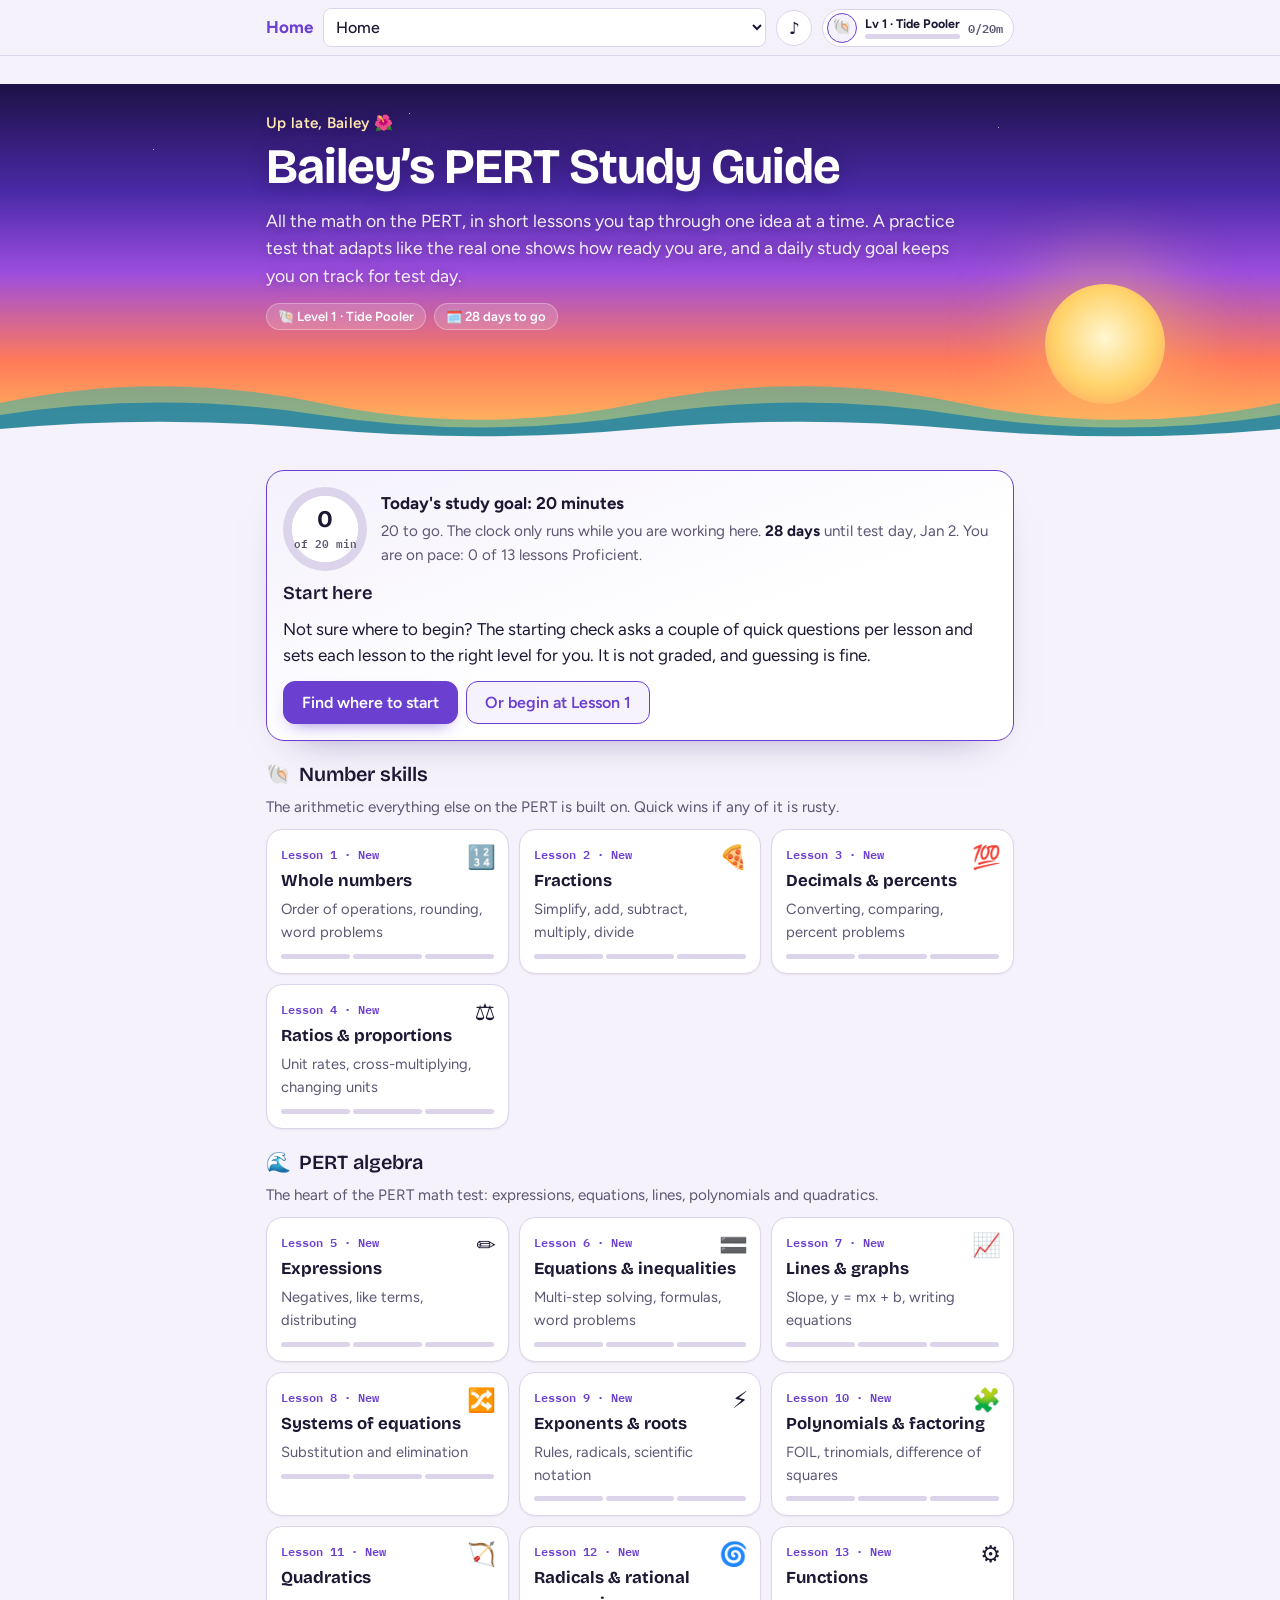
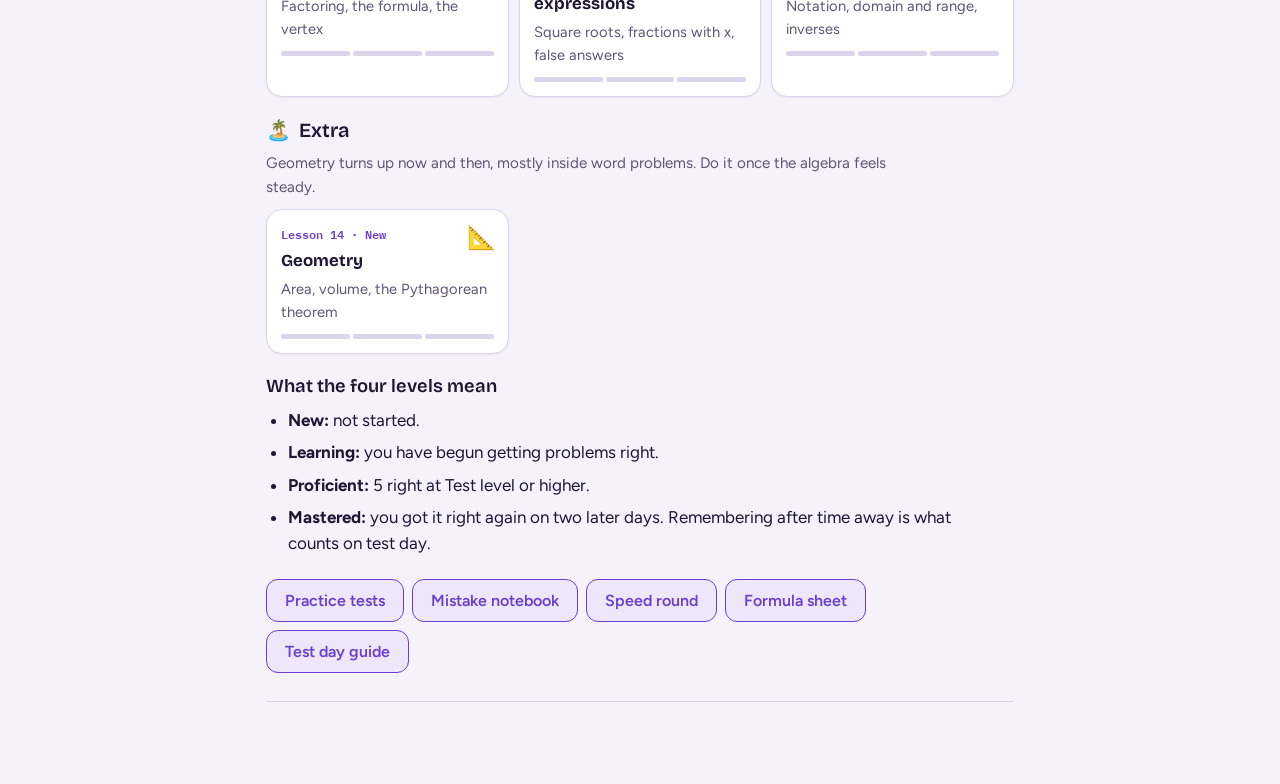
<file: index.html>
<!doctype html><html><head><meta charset=utf8><meta name=viewport content="width=device-width,initial-scale=1,viewport-fit=cover"><style>:root{color-scheme:light;box-sizing:border-box;padding-top:env(safe-area-inset-top,0px);padding-bottom:env(safe-area-inset-bottom,0px)}html{scroll-padding-top:env(safe-area-inset-top,0px)}body{margin:0;padding:0;font:14px -apple-system,BlinkMacSystemFont,sans-serif;background:#fff;color:#000}img{max-width:100%}[hidden]:not([hidden=until-found i]){display:none!important}</style><meta name="robots" content="noindex"><meta name="theme-color" content="#6b3fd0"><link rel="manifest" href="manifest.webmanifest"><link rel="icon" href="icon.svg" type="image/svg+xml"><link rel="apple-touch-icon" href="icon-192.png"></head><body>
<title>Bailey’s PERT Study Guide</title>
<link rel="stylesheet" href="https://fonts.googleapis.com/css2?family=Bricolage+Grotesque:opsz,wght@12..96,600;12..96,700&family=Figtree:wght@400;500;600;700&family=IBM+Plex+Mono:wght@500;600&display=swap">
<style>
/* Layout: a graph-paper workbook in purple. Sticky lesson bar on top; each lesson is split into short parts, one idea per screen; worked steps are lined-up equations revealed by tapping. */
:root{
  --bg:#f5f2fb; --surface:#ffffff; --ink:#1d1733; --muted:#5d5673; --line:#dbd4ea;
  --accent:#6b3fd0; --on-accent:#ffffff; --hi:#ffdf5c; --on-hi:#231b00;
  --good:#12784c; --good-bg:#e3f4ea; --bad:#b83a26; --bad-bg:#fbe9e5;
  --c2:#b9530a; --c3:#12784c; --c4:#1f5fd6;
  --display:"Bricolage Grotesque","Trebuchet MS",system-ui,sans-serif;
  --body:"Figtree",system-ui,-apple-system,"Segoe UI",sans-serif;
  --math:"IBM Plex Mono",ui-monospace,Menlo,Consolas,monospace;
}
@media (prefers-color-scheme: dark){:root:not([data-theme="light"]){
  --bg:#120f1c; --surface:#1b1729; --ink:#ece8f7; --muted:#a79fbd; --line:#322b47;
  --accent:#b59bff; --on-accent:#170b33; --hi:#e6c23a; --on-hi:#1c1500;
  --good:#56cf95; --good-bg:#12301f; --bad:#ff8d78; --bad-bg:#3a1a14;
  --c2:#f2a765; --c3:#56cf95; --c4:#74a7ff; color-scheme:dark}}
:root[data-theme="dark"]{
  --bg:#120f1c; --surface:#1b1729; --ink:#ece8f7; --muted:#a79fbd; --line:#322b47;
  --accent:#b59bff; --on-accent:#170b33; --hi:#e6c23a; --on-hi:#1c1500;
  --good:#56cf95; --good-bg:#12301f; --bad:#ff8d78; --bad-bg:#3a1a14;
  --c2:#f2a765; --c3:#56cf95; --c4:#74a7ff; color-scheme:dark}

*{box-sizing:border-box}
body{background:var(--bg);color:var(--ink);font:400 17px/1.55 var(--body)}
.wrap{max-width:780px;margin:0 auto;padding-inline:16px;padding-block:0 64px}
h1,h2,h3{font-family:var(--display);line-height:1.15;text-wrap:balance;margin:0}
h1{font-size:clamp(1.9rem,6vw,2.7rem);font-weight:700;letter-spacing:-.02em}
h2{font-size:clamp(1.6rem,5vw,2.1rem);font-weight:700;letter-spacing:-.015em}
h3{font-size:1.15rem;font-weight:600}
p{margin:0;max-width:65ch}
a{color:var(--accent)}
.m{font-family:var(--math);font-weight:500;font-size:.95em;white-space:nowrap}
sup,sub{font-size:.7em;line-height:0}
b,strong{font-weight:700}
:focus-visible{outline:3px solid var(--accent);outline-offset:2px}
button:disabled{opacity:.45;cursor:default}

/* real math layout */
.fr{display:inline-flex;flex-direction:column;vertical-align:middle;text-align:center;line-height:1.2;margin:0 .15em;font-size:.92em;white-space:nowrap}
.fr>span:first-child{border-bottom:1.5px solid currentColor;padding:0 .25em 1px}
.fr>span:last-child{padding:1px .25em 0}
.rt{white-space:nowrap}.rad{border-top:1.5px solid currentColor;padding:0 .12em;margin-left:-.05em}

.top{position:sticky;top:env(safe-area-inset-top,0px);z-index:5;background:var(--bg);border-bottom:1px solid var(--line)}
.topin{display:flex;gap:10px;align-items:center;max-width:780px;margin:0 auto;padding:8px 16px}
.topin a{font-weight:700;text-decoration:none;white-space:nowrap}
.topin select{flex:1;min-width:0}
/* profile chip, XP, level-up, daily goal */
.me{display:flex;align-items:center;gap:8px;color:var(--ink);border:1.5px solid var(--line);border-radius:999px;padding:3px 10px 3px 4px;background:var(--surface);position:relative}
.me:hover{border-color:var(--accent)}
.mus{flex:none;width:36px;height:36px;border-radius:50%;border:1.5px solid var(--line);background:var(--surface);color:var(--ink);font:700 1.05rem var(--body);cursor:pointer;padding:0}
.mus:hover{border-color:var(--accent)}
.mus[aria-pressed="true"]{background:var(--accent);border-color:var(--accent);color:var(--on-accent)}
@keyframes bob{50%{transform:translateY(-2px) rotate(-8deg)}}
@media (prefers-reduced-motion:no-preference){.mus[aria-pressed="true"]{animation:bob .81s ease-in-out infinite}}
.av{width:30px;height:30px;border-radius:50%;background:var(--bg);border:1.5px solid var(--accent);display:grid;place-items:center;font-size:1rem;flex:none}
.av.big{width:64px;height:64px;font-size:2.1rem;border-width:2.5px}
.mt{display:flex;flex-direction:column;gap:3px}.mt b{font:700 .78rem var(--body);white-space:nowrap}
.xpbar{display:block;height:5px;border-radius:3px;background:var(--line);overflow:hidden;min-width:64px}
.xpbar i{display:block;height:100%;background:var(--accent);border-radius:3px}
.xpbar.big{height:12px;border-radius:6px;width:100%}
.mmin{font:600 .72rem var(--math);color:var(--muted);white-space:nowrap}.mmin.ok{color:var(--good)}
.xptoast{position:absolute;right:16px;top:100%;margin-top:4px;background:var(--accent);color:var(--on-accent);font:700 .9rem var(--body);padding:4px 12px;border-radius:999px;pointer-events:none;animation:xpup 1.6s ease-out forwards}
.topin{position:relative}
.xpb{display:inline-block;background:var(--accent);color:var(--on-accent);border-radius:999px;padding:0 9px;font-size:.85rem;margin-left:2px}
.goal{display:flex;gap:14px;align-items:center}
.goaltxt{display:flex;flex-direction:column;gap:4px;min-width:0}.goaltxt p{font-size:.95rem;color:var(--muted)}.goaltxt p b{color:var(--ink)}
.ring{flex:none;width:84px;height:84px;border-radius:50%;background:radial-gradient(closest-side,var(--surface) 78%,transparent 80%),conic-gradient(var(--accent) calc(var(--p)*1%),var(--line) 0);display:flex;flex-direction:column;align-items:center;justify-content:center;line-height:1.1}
.ring b{font:700 1.5rem var(--display)}.ring span{font:600 .66rem var(--math);color:var(--muted)}
.mehead{display:flex;gap:14px;align-items:center}
.plan{grid-template-columns:auto 1fr}.plan input[type=date]{font:500 1rem var(--body);padding:8px;border-radius:8px;border:1px solid var(--line);background:var(--surface);color:var(--ink);max-width:100%;justify-self:start}
.chk{display:inline-flex;gap:6px;align-items:center;font-weight:600}.chk input{accent-color:var(--accent);width:18px;height:18px}
.cal{display:grid;grid-template-columns:repeat(7,minmax(0,40px));gap:6px}
.cal i{aspect-ratio:1;border-radius:8px;border:1.5px solid var(--line);display:grid;place-items:center;font:600 .8rem var(--math);font-style:normal;color:var(--muted)}
.cal i.met,.lg.met{background:var(--accent);border-color:var(--accent);color:var(--on-accent)}
.cal i.part,.lg.part{background:var(--hi);border-color:var(--hi);color:var(--on-hi)}
.cal i.miss,.lg.miss{background:var(--bad-bg);border-color:var(--bad-bg);color:var(--bad)}
.cal i.now{outline:2.5px solid var(--ink);outline-offset:1px}.cal i.test{border-color:var(--accent);font-size:1.1rem}
.lg{display:inline-block;width:12px;height:12px;border-radius:3px;vertical-align:-1px}
.lvlup{position:fixed;inset:0;z-index:8;background:rgba(10,6,24,.72);display:grid;place-items:center;padding:16px}
.lvcard{position:relative;overflow:hidden;background:var(--surface);color:var(--ink);border:2px solid var(--accent);border-radius:16px;padding:28px 22px 22px;max-width:380px;width:100%;display:flex;flex-direction:column;align-items:center;gap:10px;text-align:center}
.lvcard>*{position:relative}
.burst{position:absolute!important;left:50%;top:74px;width:520px;height:520px;margin:-260px 0 0 -260px;background:repeating-conic-gradient(var(--hi) 0 9deg,transparent 9deg 18deg);opacity:.28;border-radius:50%}
.lvem{font-size:4.2rem;line-height:1;width:112px;height:112px;border-radius:50%;background:var(--surface);border:3px solid var(--accent);display:grid;place-items:center}
.lvname{font:700 1.3rem var(--display);color:var(--accent)}
@keyframes xpup{0%{opacity:0;transform:translateY(10px)}15%{opacity:1;transform:none}75%{opacity:1}100%{opacity:0;transform:translateY(-14px)}}
@keyframes lvin{0%{transform:scale(.6);opacity:0}60%{transform:scale(1.06);opacity:1}100%{transform:scale(1)}}
@keyframes embounce{0%{transform:scale(0) rotate(-25deg)}55%{transform:scale(1.25) rotate(8deg)}100%{transform:scale(1) rotate(0)}}
@keyframes spin{to{transform:rotate(360deg)}}
@media (prefers-reduced-motion:no-preference){.lvcard{animation:lvin .45s ease-out both}.lvem{animation:embounce .7s .15s cubic-bezier(.3,1.4,.5,1) both}.burst{animation:spin 14s linear infinite}.xpbar i{transition:width .9s cubic-bezier(.2,.8,.2,1)}.xpb{animation:pop .4s ease-out}}
@media (max-width:520px){.me .nm,.mmin{display:none}.xpbar{min-width:44px}.goal{align-items:flex-start}}

.hero{padding-block:36px 28px;background-image:linear-gradient(var(--line) 1px,transparent 1px),linear-gradient(90deg,var(--line) 1px,transparent 1px);background-size:24px 24px;background-position:-1px -1px;margin-inline:-16px;padding-inline:16px;border-bottom:1px solid var(--line)}
.hero p{margin-top:12px;font-size:1.1rem;color:var(--muted)}
.topic{scroll-margin-top:64px;display:flex;flex-direction:column;gap:22px;padding-top:28px}
.part{display:flex;flex-direction:column;gap:22px}
.kicker{font:600 .78rem var(--body);letter-spacing:.09em;text-transform:uppercase;color:var(--muted)}
.lead{font-size:1.12rem}
.block{display:flex;flex-direction:column;gap:10px}
ul,ol{margin:0;padding-left:1.3em;display:flex;flex-direction:column;gap:6px;max-width:65ch}
.ex{background:var(--surface);border:1px solid var(--line);border-radius:10px;padding:16px;display:flex;flex-direction:column;gap:12px}
.ex .q{font-family:var(--math);font-weight:600;font-size:1.08rem}
.exbar{display:flex;flex-wrap:wrap;gap:8px;align-items:center}
.exn{font:600 .78rem var(--math);color:var(--muted);margin-left:auto}
/* worked steps: a note, then the equation with the = signs lined up */
ol.work{list-style:none;padding:0;display:grid;grid-template-columns:minmax(0,max-content) auto minmax(0,1fr);column-gap:.55em;row-gap:3px;max-width:none;counter-reset:s}
ol.work>li{display:contents}
.wn{grid-column:1/-1;color:var(--muted);font-size:.93rem;margin-top:9px}
.wn::before{counter-increment:s;content:counter(s) ". ";font-weight:700}
.wn.wp{color:var(--ink);font-size:1rem}
.wl,.we,.wr,.wf{font-family:var(--math);font-weight:600;font-size:1.08rem;align-self:center}
.wl{text-align:right}.wf{grid-column:1/-1}
.chg{color:var(--accent);font-weight:700}
.warn,.tip{border-radius:8px;padding:12px 14px;max-width:none}
.warn{background:var(--bad-bg)} .warn b:first-child{color:var(--bad)}
.tip{background:var(--good-bg)} .tip b:first-child{color:var(--good)}
.tbl{overflow-x:auto}
table{border-collapse:collapse;width:100%;font-size:.95rem}
th,td{text-align:left;padding:8px 10px;border-bottom:1px solid var(--line);vertical-align:middle}
th{font:600 .78rem var(--body);letter-spacing:.06em;text-transform:uppercase;color:var(--muted)}
td.m{white-space:normal}
tr.hit td{background:var(--hi);color:var(--on-hi);font-weight:700}
table.tw{width:auto;margin:10px 0;font-family:var(--math);border:1px solid var(--line)} table.tw td,table.tw th{border:1px solid var(--line);text-align:center}

.widget{background:var(--surface);border:1px solid var(--line);border-radius:10px;padding:16px;display:flex;flex-direction:column;gap:14px}
.widget>h3{display:flex;justify-content:space-between;gap:8px;align-items:center;flex-wrap:wrap}
.widget svg,.pr-q svg{display:block;width:100%;max-width:400px;height:auto;margin:0 auto}
.pr-q svg{margin:10px 0;max-width:340px}
.gr{stroke:var(--line);stroke-width:1} .ax{stroke:var(--muted);stroke-width:1.5}
.tk{fill:var(--muted);font:500 10px var(--math)} .st{fill:var(--ink);font:600 15px var(--math)}
.ctl{display:grid;grid-template-columns:auto 1fr;gap:8px 12px;align-items:center}
.ctl label{font-family:var(--math);font-weight:600;min-width:5.5ch}
input[type=range]{width:100%;accent-color:var(--accent);min-width:0}
select{font:500 1rem var(--body);padding:8px;border-radius:8px;border:1px solid var(--line);background:var(--surface);color:var(--ink);max-width:100%}
.read{font-family:var(--math);font-weight:600;font-size:1.15rem;text-align:center;overflow-wrap:anywhere;max-width:none}
.note{color:var(--muted);font-size:.97rem;text-align:center;margin-inline:auto}
.row{display:flex;flex-wrap:wrap;gap:8px;justify-content:center}
.row.l{justify-content:flex-start}
.btn{font:600 1rem var(--body);background:var(--accent);color:var(--on-accent);border:1.5px solid var(--accent);border-radius:8px;padding:10px 16px;cursor:pointer;text-decoration:none;display:inline-block;text-align:center}
.btn.ghost{background:none;color:var(--accent)}
.btn.sm{padding:6px 12px;font-size:.9rem}
.btn[aria-pressed="true"]{background:var(--ink);color:var(--bg);border-color:var(--ink)}
.trio{display:grid;grid-template-columns:repeat(auto-fit,minmax(150px,1fr));gap:10px}
.trio figure{margin:0;display:flex;flex-direction:column;gap:4px;text-align:center;font-size:.9rem;color:var(--muted)}

.bal{display:flex;justify-content:center;align-items:center;gap:12px}
.pan{font-family:var(--math);font-weight:600;font-size:1.4rem;border:1.5px solid var(--muted);border-radius:8px;padding:12px 8px;min-width:0;flex:1;max-width:150px;text-align:center}
.pan.solved{background:var(--hi);color:var(--on-hi);border-color:var(--hi)}
.scale{transform-origin:50% 100%}
.beam{height:4px;background:var(--muted);border-radius:2px;margin-top:8px}
.fulc{width:0;height:0;border-left:16px solid transparent;border-right:16px solid transparent;border-bottom:22px solid var(--muted);margin:0 auto}
.machine{display:flex;flex-wrap:wrap;justify-content:center;align-items:center;gap:10px;font-family:var(--math);font-weight:600}
.machine .io{font-size:2rem;min-width:2.2ch;text-align:center}
.machine .box{border:2px solid var(--accent);border-radius:8px;padding:14px 16px;font-size:1.05rem}
.machine .arr{color:var(--muted);font-size:1.4rem}
.bar{height:26px;border-radius:6px;background:var(--line);overflow:hidden}
.bar i{display:block;height:100%;background:var(--accent)}
.fbar{display:flex;gap:3px;height:36px}
.fbar i{flex:1;border-radius:4px;background:var(--line)} .fbar i.on{background:var(--accent)}
.k1{color:var(--accent)} .k2{color:var(--c2)} .k3{color:var(--c3)} .k4{color:var(--c4)}

.pr{background:var(--surface);border:2px solid var(--ink);border-radius:10px;padding:16px;display:flex;flex-direction:column;gap:14px}
.pr-head{display:flex;justify-content:space-between;align-items:baseline;gap:8px;flex-wrap:wrap}
.pr-score{font:600 .82rem var(--math);color:var(--muted)}
.tagline{font-size:.92rem;color:var(--muted);max-width:none}
.seg{display:flex;border:1.5px solid var(--muted);border-radius:8px;overflow:hidden}
.seg button{flex:1;font:600 .88rem var(--body);padding:8px 4px;background:none;color:var(--ink);border:0;cursor:pointer}
.seg button[aria-pressed="true"]{background:var(--ink);color:var(--bg)}
.pr-q{font-size:1.1rem}
.pr-q .m{font-size:1.05em;font-weight:600;white-space:normal}
.wk{display:block;margin-top:6px;padding:6px 10px;border-left:3px solid var(--line);font-size:1rem}
.wk .m{font-weight:500}.wk.wkq{border-left-color:var(--accent);margin-top:10px}.wk.wkq .m{font-weight:600}
.pr-in{display:flex;flex-wrap:wrap;gap:8px}
.pr-in input{flex:1;min-width:110px;font:600 1.2rem var(--math);padding:10px 12px;border-radius:8px;border:1.5px solid var(--muted);background:var(--bg);color:var(--ink)}
.key{font:600 1.1rem var(--math);min-width:44px;border-radius:8px;border:1.5px solid var(--line);background:var(--bg);color:var(--ink);cursor:pointer}
.choices{display:grid;grid-template-columns:repeat(auto-fit,minmax(200px,1fr));gap:8px}
.choice{font:600 1rem var(--math);text-align:left;padding:12px;border-radius:8px;border:1.5px solid var(--muted);background:var(--bg);color:var(--ink);cursor:pointer;overflow-wrap:anywhere}
.choice.right{background:var(--good-bg);border-color:var(--good);color:var(--good)}
.choice.wrong{background:var(--bad-bg);border-color:var(--bad);color:var(--bad)}
.choice[aria-pressed="true"]{border-color:var(--accent);box-shadow:inset 0 0 0 2px var(--accent)}
.fb{font-weight:600;border-radius:8px;padding:10px 12px;max-width:none}
.fb.ok{background:var(--good-bg);color:var(--good)} .fb.no{background:var(--bad-bg);color:var(--bad)}

.today{background:var(--surface);border:2px solid var(--accent);border-radius:10px;padding:16px;display:flex;flex-direction:column;gap:12px}
.days{display:flex;gap:6px;align-items:center;flex-wrap:wrap;font:600 .82rem var(--math);color:var(--muted)}
.days i{width:26px;height:26px;border-radius:50%;border:1.5px solid var(--line);display:grid;place-items:center;font-style:normal;font-size:.72rem}
.days i.on{background:var(--accent);border-color:var(--accent);color:var(--on-accent)}
.group{display:flex;flex-direction:column;gap:10px}
.group>p{color:var(--muted);font-size:.95rem}
.cards{display:grid;grid-template-columns:repeat(auto-fill,minmax(220px,1fr));gap:10px}
.card{text-decoration:none;text-align:left;font:inherit;color:inherit;background:var(--surface);border:1px solid var(--line);border-radius:10px;padding:14px;cursor:pointer;display:flex;flex-direction:column;gap:4px}
.card:hover{border-color:var(--accent)}
.card b{font-family:var(--display);font-size:1.05rem}
.card span{color:var(--muted);font-size:.92rem}
.card em{font:600 .76rem var(--math);font-style:normal;color:var(--accent)}
.card.s2 em,.card.s3 em{color:var(--good)}
.lvls{display:flex;gap:3px;margin-top:6px}
.lvls i{flex:1;height:5px;border-radius:3px;background:var(--line)}
.lvls i.on{background:var(--accent)} .card.s3 .lvls i.on{background:var(--good)}
.pager{display:flex;justify-content:space-between;align-items:center;gap:8px;flex-wrap:wrap}
.pager .pn{font:600 .8rem var(--math);color:var(--muted)}
.linkbtn{background:none;border:0;padding:0;font:inherit;color:var(--accent);text-decoration:underline;cursor:pointer}
.nextrow{display:flex;justify-content:space-between;gap:8px;flex-wrap:wrap;border-top:1px solid var(--line);padding-top:18px;margin-top:28px}
.bigscore{font:700 3rem/1 var(--display)}
.meter{height:10px;border-radius:5px;background:var(--line);overflow:hidden}
.meter i{display:block;height:100%;background:var(--accent)}
.walk{display:flex;flex-direction:column;align-items:flex-start;gap:10px;margin:4px 0 12px}
.walk-note{margin:0;padding:10px 14px;border-radius:12px;background:color-mix(in srgb,var(--hi) 14%,var(--surface));border:1px solid color-mix(in srgb,var(--hi) 40%,transparent);font-size:.95rem}
.walk ol.hints{width:100%;margin:0}.choice.right:disabled{opacity:1}.walk-ans{margin:0;width:100%}
.miss{display:flex;flex-direction:column;gap:8px;border-top:1px solid var(--line);padding-top:14px}
/* streaks, badges, notes, chart, speed round, formula sheet */
.streak{display:inline-flex;align-items:center;gap:4px;font:700 .85rem var(--body);color:var(--c2)}
.badges{display:grid;grid-template-columns:repeat(auto-fill,minmax(150px,1fr));gap:8px}
.badge{border:1px solid var(--line);border-radius:10px;padding:10px;display:flex;gap:10px;align-items:center;background:var(--surface)}
.badge i{font-style:normal;font-size:1.6rem;line-height:1}.badge b{display:block;font-size:.9rem}.badge span{font-size:.8rem;color:var(--muted)}
.badge.off{opacity:.45}.badge.off i{filter:grayscale(1)}
.notes{display:flex;flex-direction:column;gap:10px}
.note-card{background:var(--surface);border:1px solid var(--line);border-left:4px solid var(--accent);border-radius:8px;padding:12px 14px}
.note-card p{max-width:none}.note-card small{color:var(--muted);font-size:.8rem}
.letter{font-size:1.05rem;line-height:1.6;max-width:32ch;margin:0 auto}
.chart{display:block;width:100%;max-width:420px;height:auto}
.chart .gl{stroke:var(--line);stroke-width:1}.chart .goal{stroke:var(--c3);stroke-width:2;stroke-dasharray:6 4}
.chart .ln{fill:none;stroke:var(--accent);stroke-width:3;stroke-linejoin:round}.chart .pt{fill:var(--accent);stroke:var(--surface);stroke-width:2}
.chart text{fill:var(--muted);font:500 11px var(--math)}.chart .gt{fill:var(--c3);font-weight:600}.chart .vt{fill:var(--ink);font-weight:600}
.timer{font:700 2.4rem/1 var(--display);text-align:center}.timer.low{color:var(--bad)}
.spq{font:600 1.6rem var(--math);text-align:center;min-height:2.2em;display:flex;align-items:center;justify-content:center}
@keyframes shake{25%{transform:translateX(-6px)}75%{transform:translateX(6px)}}
@media (prefers-reduced-motion:no-preference){.shake{animation:shake .25s}}
.sheet{display:grid;grid-template-columns:repeat(auto-fit,minmax(260px,1fr));gap:12px}
.sheet section{background:var(--surface);border:1px solid var(--line);border-radius:10px;padding:12px 14px;display:flex;flex-direction:column;gap:6px;break-inside:avoid}
.sheet h3{font-size:1rem;color:var(--accent)}.sheet p,.sheet li{font-size:.92rem}.sheet ul{gap:3px}
.sync{display:flex;flex-direction:column;gap:8px}
.sync input{font:500 .9rem var(--math);padding:8px;border-radius:8px;border:1px solid var(--line);background:var(--bg);color:var(--ink);width:100%}
@media print{.top,.nextrow,.pager,.btn,button,.hero,noscript{display:none!important}body{background:#fff;color:#000}.topic{display:none!important}#t-sheet{display:flex!important}.sheet section{border-color:#999}}
/* ---------- polish: softer surfaces, smooth motion, mobile tab bar ---------- */
html,body{overflow-x:clip}body{-webkit-font-smoothing:antialiased;-moz-osx-font-smoothing:grayscale}
.top{background:color-mix(in srgb,var(--bg) 80%,transparent);-webkit-backdrop-filter:saturate(1.5) blur(12px);backdrop-filter:saturate(1.5) blur(12px)}
.hero{background-color:var(--bg);background-image:radial-gradient(circle at 92% 0%,color-mix(in srgb,var(--accent) 22%,transparent),transparent 55%),radial-gradient(circle at 0% 100%,color-mix(in srgb,var(--hi) 22%,transparent),transparent 50%),linear-gradient(var(--line) 1px,transparent 1px),linear-gradient(90deg,var(--line) 1px,transparent 1px);background-size:auto,auto,24px 24px,24px 24px}
.hero h1{background:linear-gradient(100deg,var(--ink) 30%,var(--accent));-webkit-background-clip:text;background-clip:text;color:transparent}
.btn,.card,.choice,.key,.seg button,.badge,.linkbtn,.mus,.me,input,select{transition:transform .18s cubic-bezier(.2,.8,.2,1),box-shadow .2s ease,background-color .2s ease,border-color .2s ease,color .2s ease,opacity .2s}
.btn{border-radius:12px;padding:11px 18px}
.btn:not(.ghost){box-shadow:0 8px 18px -10px color-mix(in srgb,var(--accent) 80%,transparent)}
.btn.ghost{background:color-mix(in srgb,var(--accent) 6%,transparent)}
.btn:hover:not(:disabled){transform:translateY(-1px)}
.btn:active:not(:disabled),.choice:active:not(:disabled),.card:active,.key:active{transform:translateY(1px) scale(.98)}
.card{border-radius:16px;box-shadow:0 1px 2px rgba(30,15,70,.06)}
.card:hover{transform:translateY(-2px);border-color:color-mix(in srgb,var(--accent) 55%,var(--line));box-shadow:0 14px 28px -18px rgba(70,35,160,.55)}
.choice{border-radius:12px;border-color:var(--line);background:var(--surface)}
.choice:hover:not(:disabled):not(.right):not(.wrong){border-color:var(--accent);transform:translateY(-1px)}
.pr{border:1.5px solid var(--line);border-radius:18px;box-shadow:0 18px 40px -28px rgba(50,25,120,.55);padding:18px}
.today{border-radius:18px;border-width:1.5px;box-shadow:0 18px 40px -30px rgba(50,25,120,.6);background:linear-gradient(160deg,color-mix(in srgb,var(--accent) 7%,var(--surface)),var(--surface) 60%)}
.widget,.ex{border-radius:16px;box-shadow:0 1px 2px rgba(30,15,70,.05)}
.warn,.tip,.fb{border-radius:12px}
.meter,.bar{border-radius:999px}.meter i{border-radius:999px;background:linear-gradient(90deg,var(--accent),var(--c4))}
.pr-in input:focus,.sync input:focus,select:focus{outline:none;border-color:var(--accent);box-shadow:0 0 0 4px color-mix(in srgb,var(--accent) 22%,transparent)}
.seg{border-color:var(--line);border-radius:12px;background:var(--surface)}
.seg button[aria-pressed="true"]{background:var(--accent);color:var(--on-accent)}
.lvlup{-webkit-backdrop-filter:blur(4px);backdrop-filter:blur(4px)}
.lvcard{border-radius:22px;box-shadow:0 30px 60px -20px rgba(0,0,0,.5)}
@media (prefers-reduced-motion:no-preference){
  .in{animation:stepin .38s cubic-bezier(.2,.8,.2,1) both}
  .choice.right{animation:pop .35s ease-out}
  .lvlup{animation:fadein .2s ease-out}
}
@keyframes fadein{from{opacity:0}to{opacity:1}}
/* bottom tab bar on phones */
.tabbar{display:none}
@media (max-width:720px){
  .tabbar{display:grid;grid-template-columns:repeat(5,1fr);position:fixed;left:0;right:0;bottom:0;z-index:6;padding:6px 6px calc(6px + env(safe-area-inset-bottom,0px));background:color-mix(in srgb,var(--surface) 86%,transparent);-webkit-backdrop-filter:saturate(1.5) blur(14px);backdrop-filter:saturate(1.5) blur(14px);border-top:1px solid var(--line)}
  .tabbar a{display:flex;flex-direction:column;align-items:center;gap:1px;padding:5px 0;border-radius:12px;text-decoration:none;color:var(--muted);font:600 .7rem var(--body);position:relative}
  .tabbar a span{font-size:1.25rem;line-height:1.2;transition:transform .2s cubic-bezier(.2,.8,.2,1)}
  .tabbar a.on{color:var(--accent);background:color-mix(in srgb,var(--accent) 10%,transparent)}
  .tabbar a.on span{transform:translateY(-1px) scale(1.12)}
  .tabbar a b{position:absolute;top:2px;right:calc(50% - 22px);min-width:17px;height:17px;border-radius:9px;background:var(--bad);color:#fff;font:700 .65rem/17px var(--body);text-align:center;padding:0 4px}
  .wrap{padding-bottom:96px}
  .xptoast{right:12px}
}
/* ---------- flair: sunset hero with rolling waves, lesson icons, emoji bursts, score dial ---------- */
.hero{margin-inline:calc(50% - 50vw)!important;padding-inline:max(16px,calc(50vw - 374px))!important;position:relative;overflow:hidden;isolation:isolate;border-bottom:0;padding-block:30px 118px;color:#fff;
  background:linear-gradient(180deg,#1d1147 0%,#4b2aa8 30%,#9d4edd 52%,#ff7a59 76%,#ffc861 100%)!important;background-size:auto!important}
.hero::before{content:"";position:absolute;inset:0;z-index:-1;background-image:radial-gradient(1.5px 1.5px at 12% 18%,#fff 50%,transparent 51%),radial-gradient(1px 1px at 32% 8%,#fff 50%,transparent 51%),radial-gradient(1.5px 1.5px at 58% 22%,#fff 50%,transparent 51%),radial-gradient(1px 1px at 78% 12%,#fff 50%,transparent 51%),radial-gradient(1px 1px at 90% 30%,#fff 50%,transparent 51%),radial-gradient(1px 1px at 45% 34%,#fff 50%,transparent 51%);opacity:.7}
.hero h1{color:#fff;background:none;-webkit-background-clip:border-box;background-clip:border-box;text-shadow:0 2px 18px rgba(40,10,80,.45);font-size:clamp(2.1rem,7vw,3.1rem)}
.hero p{color:rgba(255,255,255,.92);text-shadow:0 1px 8px rgba(40,10,80,.35)}
.greet{font:600 .95rem var(--body)!important;color:#ffe7b0!important;letter-spacing:.02em;margin:0 0 6px!important}
.chips{display:flex;flex-wrap:wrap;gap:8px;margin-top:14px}
.chips span{font:600 .82rem var(--body);background:rgba(255,255,255,.16);border:1px solid rgba(255,255,255,.3);-webkit-backdrop-filter:blur(6px);backdrop-filter:blur(6px);padding:5px 11px;border-radius:999px;color:#fff}
.sun{position:absolute;z-index:-1;right:9%;bottom:44px;width:120px;height:120px;border-radius:50%;background:radial-gradient(circle at 50% 45%,#fff7d1,#ffd36b 55%,#ff9a5a);box-shadow:0 0 70px 26px rgba(255,190,100,.42)}
.waves{position:absolute;left:0;right:0;bottom:-1px;height:92px;z-index:-1;overflow:hidden}
.waves svg{position:absolute;bottom:0;left:0;width:200%}
.waves .w1{fill:#2bb5a8;opacity:.55;height:92px}.waves .w2{fill:#1b7fa6;opacity:.75;height:68px}.waves .w3{fill:var(--bg);height:40px}
@media (prefers-reduced-motion:no-preference){
  .waves .w1{animation:roll 16s linear infinite}.waves .w2{animation:roll 11s linear infinite reverse}.waves .w3{animation:roll 8s linear infinite}
  .sun{animation:sunbob 7s ease-in-out infinite}}
@keyframes roll{to{transform:translateX(-50%)}}
@keyframes sunbob{50%{transform:translateY(6px)}}
.card{position:relative;overflow:hidden}
.card[data-ic]::after{content:attr(data-ic);position:absolute;top:10px;right:12px;font-size:1.45rem;transition:transform .25s cubic-bezier(.2,.8,.2,1)}
.card:hover::after{transform:rotate(-10deg) scale(1.15)}
.card.s3{background:linear-gradient(160deg,color-mix(in srgb,var(--good) 10%,var(--surface)),var(--surface) 70%)}
.group>h3{display:flex;align-items:center;gap:8px;font-size:1.25rem}
.pop-emoji{position:fixed;z-index:9;pointer-events:none;font-size:1.7rem;animation:floatup 1.1s cubic-bezier(.2,.8,.2,1) both}
@keyframes floatup{0%{opacity:0;transform:translate(0,0) scale(.4)}20%{opacity:1;transform:translate(calc(var(--dx)*.3),-20px) scale(1.1)}100%{opacity:0;transform:translate(var(--dx),-110px) scale(.9) rotate(var(--r))}}
.dial{display:block;width:100%;max-width:320px;margin:4px auto 0}
.dial .lbl{fill:var(--muted);font:600 11px var(--math)}.dial .big{fill:var(--ink);font:700 46px var(--display)}
.confetti{position:fixed;inset:0;pointer-events:none;z-index:9;overflow:hidden}
.confetti i{position:absolute;top:-14px;width:8px;height:14px;border-radius:2px;animation:fall 2.1s ease-in forwards}

@keyframes stepin{from{opacity:0;transform:translateY(10px)}to{opacity:1;transform:none}}
@keyframes mark{from{background:var(--hi);color:var(--on-hi)}to{background:transparent}}
@keyframes pop{0%{transform:scale(.96)}60%{transform:scale(1.03)}100%{transform:scale(1)}}
@keyframes tilt{0%{transform:rotate(0)}25%{transform:rotate(-3deg)}60%{transform:rotate(2deg)}100%{transform:rotate(0)}}
@keyframes draw{from{stroke-dashoffset:1}to{stroke-dashoffset:0}}
@keyframes fall{to{transform:translate(var(--dx),105vh) rotate(var(--r))}}
@media (prefers-reduced-motion:no-preference){
  .bar i,.meter i{transition:width .2s}
  .in{animation:stepin .45s ease-out both}
  .in .chg,.in.chg{animation:mark 1.8s ease-out .25s both;border-radius:3px}
  .fb.ok{animation:pop .35s ease-out}
  .scale.tilt{animation:tilt .7s ease-in-out}
  .pan.in{animation:pop .4s ease-out}
  .draw{stroke-dasharray:1;animation:draw .7s ease-out both}
  .fbar i{transition:background .15s}
}
</style>

<div class="top"><div class="topin"><a href="#t-home" data-k="home">Home</a><select id="jump" aria-label="Jump to a lesson" hidden></select><button class="mus" id="mus" data-mus aria-pressed="false" aria-label="Lo-fi study beats" title="Lo-fi study beats">♪</button><a class="me" id="me" href="#t-me" data-k="me" aria-label="Your level, XP and study plan"></a></div></div>
<div class="wrap">

<section class="topic" id="t-home">
  <div class="hero"><div class="sun" aria-hidden="true"></div>
    <div class="waves" aria-hidden="true"><svg class="w1" viewBox="0 0 2880 90" preserveAspectRatio="none"><path d="M0 45 Q180 12 360 45 T720 45 Q900 12 1080 45 T1440 45 Q1620 12 1800 45 T2160 45 Q2340 12 2520 45 T2880 45 V90 H0Z"/></svg><svg class="w2" viewBox="0 0 2880 90" preserveAspectRatio="none"><path d="M0 45 Q180 12 360 45 T720 45 Q900 12 1080 45 T1440 45 Q1620 12 1800 45 T2160 45 Q2340 12 2520 45 T2880 45 V90 H0Z"/></svg><svg class="w3" viewBox="0 0 2880 90" preserveAspectRatio="none"><path d="M0 45 Q180 12 360 45 T720 45 Q900 12 1080 45 T1440 45 Q1620 12 1800 45 T2160 45 Q2340 12 2520 45 T2880 45 V90 H0Z"/></svg></div>
    <p class="greet" id="greet"></p>
    <h1>Bailey’s PERT Study Guide</h1>
    <p>All the math on the PERT, in short lessons you tap through one idea at a time. A practice test that adapts like the real one shows how ready you are, and a daily study goal keeps you on track for test day.</p>
    <div class="chips" id="chips"></div>
  </div>
  <noscript><p class="warn"><b>The practice, animations and sliders need a web browser.</b> Open this file in Safari or Chrome (right-click the file, Open With). You can still read every lesson by scrolling down.</p></noscript>
  <div class="today" id="home-today"></div>

  <div class="group"><h3>Number skills</h3><p>The arithmetic everything else on the PERT is built on. Quick wins if any of it is rusty.</p>
    <div class="cards">
      <a class="card" href="#t-whole" data-k="whole" data-g="B"><em>Lesson</em><b>Whole numbers</b><span>Order of operations, rounding, word problems</span></a>
      <a class="card" href="#t-frac" data-k="frac" data-g="B"><em>Lesson</em><b>Fractions</b><span>Simplify, add, subtract, multiply, divide</span></a>
      <a class="card" href="#t-dec" data-k="dec" data-g="B"><em>Lesson</em><b>Decimals &amp; percents</b><span>Converting, comparing, percent problems</span></a>
      <a class="card" href="#t-ratio" data-k="ratio" data-g="B"><em>Lesson</em><b>Ratios &amp; proportions</b><span>Unit rates, cross-multiplying, changing units</span></a>
    </div></div>
  <div class="group"><h3>PERT algebra</h3><p>The heart of the PERT math test: expressions, equations, lines, polynomials and quadratics.</p>
    <div class="cards">
      <a class="card" href="#t-expr" data-k="expr" data-g="P"><em>Lesson</em><b>Expressions</b><span>Negatives, like terms, distributing</span></a>
      <a class="card" href="#t-eq" data-k="eq" data-g="P"><em>Lesson</em><b>Equations &amp; inequalities</b><span>Multi-step solving, formulas, word problems</span></a>
      <a class="card" href="#t-lines" data-k="lines" data-g="P"><em>Lesson</em><b>Lines &amp; graphs</b><span>Slope, y = mx + b, writing equations</span></a>
      <a class="card" href="#t-sys" data-k="sys" data-g="P"><em>Lesson</em><b>Systems of equations</b><span>Substitution and elimination</span></a>
      <a class="card" href="#t-pow" data-k="pow" data-g="P"><em>Lesson</em><b>Exponents &amp; roots</b><span>Rules, radicals, scientific notation</span></a>
      <a class="card" href="#t-polyf" data-k="polyf" data-g="P"><em>Lesson</em><b>Polynomials &amp; factoring</b><span>FOIL, trinomials, difference of squares</span></a>
      <a class="card" href="#t-quad" data-k="quad" data-g="P"><em>Lesson</em><b>Quadratics</b><span>Factoring, the formula, the vertex</span></a>
      <a class="card" href="#t-radrat" data-k="radrat" data-g="P"><em>Lesson</em><b>Radicals &amp; rational expressions</b><span>Square roots, fractions with x, false answers</span></a>
      <a class="card" href="#t-fn" data-k="fn" data-g="P"><em>Lesson</em><b>Functions</b><span>Notation, domain and range, inverses</span></a>
    </div></div>
  <div class="group"><h3>Extra</h3><p>Geometry turns up now and then, mostly inside word problems. Do it once the algebra feels steady.</p>
    <div class="cards">
      <a class="card" href="#t-geo" data-k="geo" data-g="X"><em>Lesson</em><b>Geometry</b><span>Area, volume, the Pythagorean theorem</span></a>
    </div></div>

  <div class="block">
    <h3>What the four levels mean</h3>
    <ul>
      <li><b>New:</b> not started.</li>
      <li><b>Learning:</b> you have begun getting problems right.</li>
      <li><b>Proficient:</b> 5 right at Test level or higher.</li>
      <li><b>Mastered:</b> you got it right again on two later days. Remembering after time away is what counts on test day.</li>
    </ul>
  </div>
  <div class="row l" id="home-tools"><a class="btn ghost" href="#t-test" data-k="test">Practice tests</a><a class="btn ghost" href="#t-nb" data-k="nb">Mistake notebook</a><a class="btn ghost" href="#t-speed" data-k="speed">Speed round</a><a class="btn ghost" href="#t-sheet" data-k="sheet">Formula sheet</a><a class="btn ghost" href="#t-day" data-k="day">Test day guide</a></div>
</section>

<section class="topic" id="t-today">
  <div class="block"><span class="kicker">About 10 minutes</span><h2>Today's session</h2>
  <p class="lead">Eight mixed problems from lessons you have already started. Mixing them up is harder than doing one type at a time, and that is the point: on the test nobody tells you which method to use.</p></div>
  <div id="today-area"><noscript><p>Sessions need a web browser. Open this file in Safari or Chrome.</p></noscript></div>
</section>

<section class="topic" id="t-me">
  <div class="block"><span class="kicker">Your profile</span><h2>Level, readiness and plan</h2></div>
  <div id="me-area" class="part"><noscript><p>Your profile needs a web browser. Open this file in Safari or Chrome.</p></noscript></div>
  <div class="block"><h3>Study music</h3><p>Soft lo-fi beats, made right here in the page. Off until you turn it on, with the round ♪ button at the top of every page or here.</p>
    <div class="row l"><button class="btn ghost" id="mus2" data-mus aria-pressed="false">♪ Play lo-fi beats</button></div>
    <div class="ctl"><label for="mus-vol">volume</label><input type="range" id="mus-vol" min="5" max="100" step="5" value="50"></div>
    <p class="tagline">Music helps some people settle in and distracts others. If a problem is not clicking, try a few with it off.</p></div>
</section>

<section class="topic" id="t-whole">
  <div class="block"><span class="kicker">Lesson 1 · Number skills</span><h2>Whole numbers and order of operations</h2>
  <p class="lead">When a problem has several operations, the order you do them in changes the answer. Everyone follows the same order so everyone gets the same result.</p></div>
  <div class="block"><h3>The order: PEMDAS</h3>
    <ol><li><b>P</b>arentheses</li><li><b>E</b>xponents</li><li><b>M</b>ultiply and <b>D</b>ivide, left to right</li><li><b>A</b>dd and <b>S</b>ubtract, left to right</li></ol>
    <div class="ex"><span class="q">3 + 4 × (10 − 6)² ÷ 8</span><ol><li>Parentheses: <span class="m">10 − 6 = 4</span>, so it is <span class="m">3 + 4 × 4² ÷ 8</span></li><li>Exponent: <span class="m">4² = 16</span>, so it is <span class="m">3 + 4 × 16 ÷ 8</span></li><li>Multiply: <span class="m">4 × 16 = 64</span>, so it is <span class="m">3 + 64 ÷ 8</span></li><li>Divide: <span class="m">64 ÷ 8 = 8</span></li><li>Add last: <span class="m">3 + 8 = 11</span></li></ol></div>
    <p class="warn"><b>Watch out.</b> Multiply and divide have the same rank, so work them left to right. <span class="m">24 ÷ 4 × 2</span> is <span class="m">6 × 2 = 12</span>, not <span class="m">24 ÷ 8 = 3</span>.</p></div>
  <div class="block"><h3>Rounding and estimating</h3><p>To round, look at the digit just to the right of the place you are rounding to. If it is 5 or more, round up. Otherwise round down.</p>
    <div class="ex"><span class="q">Round 4,372 to the nearest hundred</span><ol><li>The hundreds digit is 3. The digit to its right is 7.</li><li>7 is 5 or more, so round up: <span class="m">4,400</span></li></ol></div>
    <p class="tip"><b>Test tip.</b> Estimating knocks out wrong choices fast. <span class="m">398 × 21</span> is close to <span class="m">400 × 20 = 8,000</span>, so the answer is near 8,000.</p></div>
  <div class="block"><h3>Word problems</h3><p>Turn the words into operations before you calculate.</p>
    <div class="tbl"><table><tr><th>Words</th><th>Operation</th></tr><tr><td>total, sum, altogether, more than</td><td>Add</td></tr><tr><td>difference, left, fewer, less than</td><td>Subtract</td></tr><tr><td>each, per, times, of</td><td>Multiply</td></tr><tr><td>split, shared equally, per (finding one)</td><td>Divide</td></tr></table></div>
    <div class="ex"><span class="q">A whale-watch company runs 20 trips with 25 seats each. 430 seats are booked. How many are still open?</span><ol><li>"Trips with 25 seats each" means multiply: <span class="m">20 × 25 = 500</span></li><li>"Still open" means subtract: <span class="m">500 − 430 = 70</span></li></ol></div></div>
  <div data-practice="whole"></div>
</section>

<section class="topic" id="t-frac">
  <div class="block"><span class="kicker">Lesson 2 · Number skills</span><h2>Fractions</h2>
  <p class="lead">A fraction is a part of a whole. The bottom number says how many equal pieces the whole is cut into. The top says how many pieces you have.</p></div>
  <div class="widget"><h3>Build a fraction <button class="btn ghost sm" data-sweep="fb-n">▶ Watch it move</button></h3>
    <div class="fbar" id="fb-bar"></div><p class="read" id="fb-read"></p>
    <div class="ctl"><label for="fb-n" id="fb-nl"></label><input type="range" id="fb-n" min="0" max="4" step="1" value="3"><label for="fb-d" id="fb-dl"></label><input type="range" id="fb-d" min="2" max="12" step="1" value="4"></div></div>
  <div class="block"><h3>Simplifying</h3><p>Divide the top and bottom by the same number until nothing else divides both.</p>
    <div class="ex"><span class="q">Simplify 12/18</span><ol><li>Both divide by 6: <span class="m">12 ÷ 6 = 2</span> and <span class="m">18 ÷ 6 = 3</span></li><li>Answer: <span class="m">2/3</span></li></ol></div></div>
  <div class="block"><h3>Adding and subtracting</h3><p>The bottoms must match first. Find a number both bottoms divide into, rewrite each fraction, then add or subtract only the tops.</p>
    <div class="ex"><span class="q">3/4 − 1/6</span><ol><li>Both 4 and 6 go into 12.</li><li>Rewrite: <span class="m">3/4 = 9/12</span> and <span class="m">1/6 = 2/12</span></li><li>Subtract the tops: <span class="m">9/12 − 2/12 = 7/12</span></li></ol></div>
    <p class="warn"><b>Watch out.</b> Never add the bottoms. <span class="m">1/2 + 1/3</span> is <span class="m">5/6</span>, not <span class="m">2/5</span>.</p></div>
  <div class="block"><h3>Multiplying and dividing</h3><p>To multiply, go straight across: tops times tops, bottoms times bottoms. To divide, flip the second fraction and multiply.</p>
    <div class="ex"><span class="q">3/4 ÷ 2/5</span><ol><li>Keep the first, flip the second: <span class="m">3/4 × 5/2</span></li><li>Multiply across: <span class="m">15/8</span></li></ol></div></div>
  <div class="block"><h3>Mixed numbers</h3><p>Turn a mixed number into one fraction before doing anything else. Multiply the whole number by the bottom and add the top.</p>
    <div class="ex"><span class="q">2 1/3 × 3/4</span><ol><li><span class="m">2 × 3 + 1 = 7</span>, so <span class="m">2 1/3 = 7/3</span></li><li>Multiply across: <span class="m">7/3 × 3/4 = 21/12</span></li><li>Simplify by 3: <span class="m">7/4</span></li></ol></div></div>
  <div data-practice="frac"></div>
</section>

<section class="topic" id="t-dec">
  <div class="block"><span class="kicker">Lesson 3 · Number skills</span><h2>Decimals and percents</h2>
  <p class="lead">Fractions, decimals and percents are three ways to write the same amount: <span class="m">1/4 = 0.25 = 25%</span>. Most problems get easier once you switch to the form that fits.</p></div>
  <div class="block"><h3>Switching forms</h3>
    <div class="tbl"><table><tr><th>From</th><th>To</th><th>How</th><th>Example</th></tr><tr><td>Fraction</td><td>Decimal</td><td>Divide top by bottom</td><td class="m">3/8 = 0.375</td></tr><tr><td>Decimal</td><td>Percent</td><td>Move the dot 2 places right</td><td class="m">0.375 = 37.5%</td></tr><tr><td>Percent</td><td>Decimal</td><td>Move the dot 2 places left</td><td class="m">6% = 0.06</td></tr></table></div>
    <p>Worth memorizing: <span class="m">1/2 = 50%</span>, <span class="m">1/4 = 25%</span>, <span class="m">3/4 = 75%</span>, <span class="m">1/5 = 20%</span>, <span class="m">1/10 = 10%</span>, <span class="m">1/3 ≈ 33.3%</span>, <span class="m">1/8 = 12.5%</span>.</p>
    <p>To compare numbers in different forms, turn them all into decimals. Then use the symbols: <span class="m">&lt;</span> means less than and <span class="m">&gt;</span> means greater than. The small, pointed end always aims at the smaller number, as in <span class="m">0.375 &lt; 0.4</span>.</p></div>
  <div class="block"><h3>Decimal arithmetic</h3><ul><li><b>Add or subtract:</b> line up the dots.</li><li><b>Multiply:</b> ignore the dots, multiply, then count the digits after the dots in both numbers and give the answer that many.</li></ul>
    <div class="ex"><span class="q">2.4 × 0.3</span><ol><li>Ignore the dots: <span class="m">24 × 3 = 72</span></li><li>One digit after the dot in each number makes two in total: <span class="m">0.72</span></li></ol></div></div>
  <div class="widget"><h3>Slide the percent <button class="btn ghost sm" data-sweep="pc-p">▶ Watch it move</button></h3>
    <div class="bar"><i id="pc-bar"></i></div>
    <div class="ctl"><label for="pc-p">percent</label><input type="range" id="pc-p" min="0" max="100" step="5" value="25"></div>
    <p class="read" id="pc-read"></p></div>
  <div class="block"><h3>The three percent questions</h3><p>They all come from one fact: <b>part = percent × whole</b>.</p>
    <div class="tbl"><table><tr><th>Question</th><th>Do this</th><th>Answer</th></tr><tr><td>What is 30% of 80?</td><td class="m">0.30 × 80</td><td class="m">24</td></tr><tr><td>12 is 20% of what?</td><td class="m">12 ÷ 0.20</td><td class="m">60</td></tr><tr><td>12 is what percent of 60?</td><td class="m">12 ÷ 60</td><td class="m">0.20 = 20%</td></tr></table></div></div>
  <div class="block"><h3>Percent change and discounts</h3><p>Percent change is the change divided by the <b>original</b> amount.</p>
    <div class="ex"><span class="q">A price rises from $40 to $50. What is the percent increase?</span><ol><li>Change: <span class="m">50 − 40 = 10</span></li><li>Divide by the original: <span class="m">10 ÷ 40 = 0.25</span></li><li>As a percent: <span class="m">25%</span></li></ol></div>
    <div class="ex"><span class="q">A $60 rash guard is 25% off. What is the sale price?</span><ol><li>25% off means you pay 75%.</li><li><span class="m">0.75 × 60 = 45</span>, so the price is <span class="m">$45</span></li></ol></div>
    <p class="warn"><b>Watch out.</b> Always divide by the starting amount, not the new one. Going from 40 to 50 is a 25% rise, but going from 50 back to 40 is only a 20% drop.</p></div>
  <div data-practice="dec"></div>
</section>

<section class="topic" id="t-ratio">
  <div class="block"><span class="kicker">Lesson 4 · Number skills</span><h2>Ratios, rates and proportions</h2>
  <p class="lead">A ratio compares two amounts. A proportion says two ratios are equal, and it lets you find a missing number.</p></div>
  <div class="block"><h3>Unit rates</h3><p>A unit rate is the amount for one. Divide to get it. 150 miles in 3 hours is <span class="m">150 ÷ 3 = 50</span> miles per hour.</p></div>
  <div class="block"><h3>Solving a proportion</h3><p>Cross-multiply: multiply each top by the opposite bottom, then solve.</p>
    <div class="ex"><span class="q">3/4 = x/20</span><ol><li>Cross-multiply: <span class="m">4 · x = 3 · 20</span></li><li><span class="m">4x = 60</span></li><li>Divide by 4: <span class="m">x = 15</span></li></ol></div></div>
  <div class="block"><h3>Proportion word problems</h3><p>Write both ratios in the same order, such as dollars on top and items on the bottom.</p>
    <div class="ex"><span class="q">6 spam musubi cost $9. How much do 10 cost?</span><ol><li>Set it up with dollars on top: <span class="m">9/6 = x/10</span></li><li>Cross-multiply: <span class="m">6x = 90</span></li><li><span class="m">x = 15</span>, so 10 musubi cost <span class="m">$15</span></li></ol></div>
    <p class="tip"><b>Shortcut.</b> Find the price of one first: <span class="m">9 ÷ 6 = 1.50</span>, then <span class="m">1.50 × 10 = 15</span>.</p></div>
  <div class="block"><h3>Splitting by a ratio</h3>
    <div class="ex"><span class="q">A reef count finds 30 animals, turtles to rays 2:3. How many rays?</span><ol><li>The ratio has <span class="m">2 + 3 = 5</span> parts.</li><li>Each part is <span class="m">30 ÷ 5 = 6</span> animals.</li><li>Rays are 3 parts: <span class="m">3 × 6 = 18</span></li></ol></div></div>
  <div class="block"><h3>Changing units</h3><p>Multiply or divide by what one unit equals. 90 minutes is <span class="m">90 ÷ 60 = 1.5</span> hours. At 60 miles per hour, 20 minutes is <span class="m">20/60 = 1/3</span> of an hour, so you go <span class="m">60 × 1/3 = 20</span> miles.</p>
    <div class="ex"><span class="q">A ridge hike is 3 miles. How many feet is that? (1 mile = 5,280 feet)</span><ol><li>Feet are smaller than miles, so there will be more of them: multiply.</li><li><span class="m">3 × 5280 = 15840</span> feet</li></ol></div>
    <p class="tip"><b>Which way?</b> Changing to a smaller unit, multiply. Changing to a bigger unit, divide. Then check that the answer makes sense: a hike should be thousands of feet, not a fraction of one.</p></div>
  <div data-practice="ratio"></div>
</section>

<section class="topic" id="t-expr">
  <div class="block"><span class="kicker">Lesson 5 · PERT algebra</span><h2>Negative numbers and expressions</h2>
  <p class="lead">An expression is math with letters in it and no equals sign, like <span class="m">3x + 5</span>. You cannot solve it, but you can simplify it or find its value.</p></div>
  <div class="block"><h3>Negative number rules</h3>
    <div class="tbl"><table><tr><th>Situation</th><th>Rule</th><th>Example</th></tr><tr><td>Subtracting a negative</td><td>Same as adding</td><td class="m">5 − (−3) = 8</td></tr><tr><td>Negative × negative</td><td>Positive</td><td class="m">(−4)(−3) = 12</td></tr><tr><td>Negative × positive</td><td>Negative</td><td class="m">(−4)(3) = −12</td></tr><tr><td>Absolute value</td><td>Distance from zero, never negative</td><td class="m">|−7| = 7</td></tr></table></div></div>
  <div class="block"><h3>Finding the value</h3><p>Replace the letter with the number, in parentheses, then follow the order of operations.</p>
    <div class="ex"><span class="q">2x² − 3x + 1 when x = −2</span><ol><li>Replace x: <span class="m">2(−2)² − 3(−2) + 1</span></li><li>Square first: <span class="m">(−2)² = 4</span>, so <span class="m">2(4) − 3(−2) + 1</span></li><li>Multiply: <span class="m">8 + 6 + 1</span></li><li>Add: <span class="m">15</span></li></ol></div>
    <p class="warn"><b>Watch out.</b> <span class="m">(−2)²</span> is <span class="m">4</span>, but <span class="m">−2²</span> is <span class="m">−4</span>. The parentheses decide whether the minus gets squared.</p></div>
  <div class="block"><h3>Combining like terms</h3><p>Only terms with the same letter and exponent combine. Plain numbers combine with plain numbers.</p>
    <div class="ex"><span class="q">3x + 5 + 2x − 8</span><ol><li>x terms: <span class="m">3x + 2x = 5x</span></li><li>Numbers: <span class="m">5 − 8 = −3</span></li><li>Answer: <span class="m">5x − 3</span></li></ol></div></div>
  <div class="block"><h3>Distributing</h3><p>A number outside parentheses multiplies every term inside.</p>
    <div class="ex"><span class="q">3(x + 4) − 2(x − 5)</span><ol><li>Distribute the 3: <span class="m">3x + 12</span></li><li>Distribute the −2 to both terms: <span class="m">−2x + 10</span></li><li>Combine: <span class="m">3x − 2x + 12 + 10 = x + 22</span></li></ol></div>
    <p class="warn"><b>Watch out.</b> The minus sign goes with the 2. <span class="m">−2 × −5</span> is <span class="m">+10</span>, the most commonly missed step on this kind of question.</p></div>
  <div class="block"><h3>Words into algebra</h3>
    <div class="tbl"><table><tr><th>Words</th><th>Algebra</th></tr><tr><td>5 less than twice a number</td><td class="m">2x − 5</td></tr><tr><td>4 times the sum of a number and 3</td><td class="m">4(x + 3)</td></tr><tr><td>a number divided by 6, plus 2</td><td class="m">x/6 + 2</td></tr><tr><td>is, equals, gives</td><td class="m">=</td></tr></table></div></div>
  <div data-practice="expr"></div>
</section>

<section class="topic" id="t-eq">
  <div class="block"><span class="kicker">Lesson 6 · PERT algebra</span><h2>Equations and inequalities</h2>
  <p class="lead">An equation is a balance scale. Whatever you do to one side, do to the other, and it stays balanced. The goal is always to get the letter alone.</p></div>
  <div class="widget"><h3>Balance the scale</h3>
    <div class="scale" id="bal-scale"><div class="bal"><div class="pan" id="bal-l"></div><span class="m">=</span><div class="pan" id="bal-r"></div></div><div class="beam"></div></div><div class="fulc"></div>
    <p class="note" id="bal-note"></p>
    <div class="row"><button class="btn" id="bal-next"></button><button class="btn ghost" id="bal-new">Another equation</button></div></div>
  <div class="block"><h3>The steps, in order</h3><ol><li>Distribute to clear any parentheses.</li><li>Combine like terms on each side.</li><li>Move the x terms to one side and the numbers to the other.</li><li>Divide by the number on x.</li></ol>
    <div class="ex"><span class="q">3(x − 2) = x + 10</span><ol><li>Distribute: <span class="m">3x − 6 = x + 10</span></li><li>Subtract x from both sides: <span class="m">2x − 6 = 10</span></li><li>Add 6 to both sides: <span class="m">2x = 16</span></li><li>Divide by 2: <span class="m">x = 8</span></li><li>Check: <span class="m">3(8 − 2) = 18</span> and <span class="m">8 + 10 = 18</span>. It works.</li></ol></div></div>
  <div class="block"><h3>Equations with fractions</h3><p>Multiply every term by a number all the bottoms divide into. The fractions disappear.</p>
    <div class="ex"><span class="q">x/2 + x/3 = 10</span><ol><li>Multiply every term by 6: <span class="m">3x + 2x = 60</span></li><li>Combine: <span class="m">5x = 60</span></li><li>Divide by 5: <span class="m">x = 12</span></li></ol></div></div>
  <div class="block"><h3>Inequalities</h3><p>Solve them exactly like equations, with one extra rule.</p>
    <div class="ex"><span class="q">−2x + 3 &lt; 11</span><ol><li>Subtract 3 from both sides: <span class="m">−2x &lt; 8</span></li><li>Divide by −2 and <b>flip the sign</b>: <span class="m">x &gt; −4</span></li></ol></div>
    <p class="warn"><b>Watch out.</b> Flip the inequality sign whenever you multiply or divide both sides by a negative number. Adding or subtracting never flips it.</p></div>
  <div class="block"><h3>Formulas with several letters</h3><p>To solve a formula for one letter, treat the other letters like numbers.</p>
    <div class="ex"><span class="q">Solve P = 2l + 2w for w</span><ol><li>Subtract 2l from both sides: <span class="m">P − 2l = 2w</span></li><li>Divide by 2: <span class="m">w = (P − 2l)/2</span></li></ol></div></div>
  <div class="block"><h3>Word problems</h3>
    <div class="ex"><span class="q">A surf shop rents a board for $50 plus $40 per hour. The bill is $210. How many hours?</span><ol><li>Fixed amount plus rate times hours: <span class="m">50 + 40h = 210</span></li><li>Subtract 50: <span class="m">40h = 160</span></li><li>Divide by 40: <span class="m">h = 4</span></li></ol></div></div>
  <div data-practice="eq"></div>
</section>

<section class="topic" id="t-lines">
  <div class="block"><span class="kicker">Lesson 7 · PERT algebra</span><h2>Lines and graphs</h2>
  <p class="lead">Every straight line can be written as <span class="m">y = mx + b</span>, and only two numbers matter: m and b.</p></div>
  <ul><li><b>m is the slope:</b> how steep the line is. It means "up this much for every 1 step right."</li><li><b>b is the y-intercept:</b> where the line crosses the up-and-down axis.</li></ul>
  <div class="widget"><h3>Move the line <button class="btn ghost sm" data-sweep="ln-m">▶ Watch it move</button></h3>
    <svg id="ln-svg" viewBox="0 0 360 360" role="img" aria-label="Graph of a line you control with the sliders"></svg>
    <p class="read" id="ln-read"></p>
    <div class="ctl"><label for="ln-m" id="ln-ml"></label><input type="range" id="ln-m" min="-4" max="4" step="0.5" value="2">
      <label for="ln-b" id="ln-bl"></label><input type="range" id="ln-b" min="-5" max="5" step="1" value="3"></div>
    <p class="note" id="ln-note"></p></div>
  <div class="block"><h3>Slope from two points</h3><p>Change in y divided by change in x. Subtract in the same order top and bottom.</p>
    <div class="ex"><span class="q">Slope through (1, 2) and (3, 8)</span><ol><li>Change in y: <span class="m">8 − 2 = 6</span></li><li>Change in x: <span class="m">3 − 1 = 2</span></li><li>Divide: <span class="m">6 ÷ 2 = 3</span></li></ol></div>
    <p>Positive slope goes uphill left to right. Negative goes downhill. Zero is flat.</p></div>
  <div class="block"><h3>Writing the equation of a line</h3><p>You need the slope and one point. Plug the point into <span class="m">y = mx + b</span> to find b.</p>
    <div class="ex"><span class="q">Line through (1, 2) and (3, 8)</span><ol><li>Slope from above: <span class="m">m = 3</span>, so <span class="m">y = 3x + b</span></li><li>Plug in (1, 2): <span class="m">2 = 3(1) + b</span></li><li>Solve: <span class="m">b = −1</span></li><li>Equation: <span class="m">y = 3x − 1</span></li></ol></div></div>
  <div class="block"><h3>Lines written as ax + by = c</h3><p>Get y alone to see the slope. To find where the line crosses an axis, set the other letter to 0.</p>
    <div class="ex"><span class="q">Slope and x-intercept of 6x + 2y = 12</span><ol><li>Move the x term: <span class="m">2y = −6x + 12</span></li><li>Divide by 2: <span class="m">y = −3x + 6</span>. The slope is <span class="m">−3</span></li><li>For the x-intercept set y = 0: <span class="m">6x = 12</span>, so <span class="m">x = 2</span></li></ol></div></div>
  <div class="block"><h3>Parallel and perpendicular</h3><ul><li><b>Parallel</b> lines have the same slope.</li><li><b>Perpendicular</b> lines have slopes that are flipped with the opposite sign. If one slope is <span class="m">2</span>, the other is <span class="m">−1/2</span>.</li></ul></div>
  <div class="block"><h3>Lines in real life</h3><p>The slope is the rate (per month, per hour, per item) and b is the starting amount. A kayak rental that costs $50 up front plus $30 an hour is <span class="m">y = 30x + 50</span>.</p></div>
  <div data-practice="lines"></div>
</section>

<section class="topic" id="t-sys">
  <div class="block"><span class="kicker">Lesson 8 · PERT algebra</span><h2>Systems of equations</h2>
  <p class="lead">A system is two equations with the same two unknowns. The solution is the one pair (x, y) that makes both true, which is the point where the two lines cross.</p></div>
  <div class="widget"><h3>Where do they cross? <button class="btn ghost sm" data-sweep="sy-b">▶ Watch it move</button></h3>
    <svg id="sy-svg" viewBox="0 0 360 360" role="img" aria-label="Graph of two lines and their crossing point"></svg>
    <p class="read" id="sy-read"></p>
    <div class="ctl"><label for="sy-m" id="sy-ml"></label><input type="range" id="sy-m" min="-3" max="3" step="1" value="2"><label for="sy-b" id="sy-bl"></label><input type="range" id="sy-b" min="-5" max="5" step="1" value="-2"></div>
    <p class="note" id="sy-note"></p></div>
  <div class="block"><h3>Method 1: substitution</h3><p>Best when one equation already has a letter alone.</p>
    <div class="ex"><span class="q">y = x + 2 and x + y = 10</span><ol><li>Replace y with x + 2: <span class="m">x + (x + 2) = 10</span></li><li>Simplify: <span class="m">2x + 2 = 10</span>, so <span class="m">x = 4</span></li><li>Put x back in: <span class="m">y = 4 + 2 = 6</span></li><li>Solution: <span class="m">(4, 6)</span></li></ol></div></div>
  <div class="block"><h3>Method 2: elimination</h3><p>Add the equations so one letter cancels.</p>
    <div class="ex"><span class="q">2x + 3y = 12 and 4x − 3y = 6</span><ol><li>The y terms are opposites. Add the equations: <span class="m">6x = 18</span></li><li><span class="m">x = 3</span></li><li>Put x into the first equation: <span class="m">2(3) + 3y = 12</span>, so <span class="m">y = 2</span></li></ol></div>
    <p>If nothing cancels, multiply one equation first.</p>
    <div class="ex"><span class="q">x + 2y = 7 and 3x − y = 7</span><ol><li>Multiply the second equation by 2: <span class="m">6x − 2y = 14</span></li><li>Now add it to the first: <span class="m">7x = 21</span>, so <span class="m">x = 3</span></li><li>Put x back in: <span class="m">3 + 2y = 7</span>, so <span class="m">y = 2</span></li></ol></div></div>
  <div class="block"><h3>How many solutions?</h3>
    <div class="tbl"><table><tr><th>The lines have</th><th>They are</th><th>Solutions</th></tr><tr><td>Different slopes</td><td>Crossing</td><td>Exactly one</td></tr><tr><td>Same slope, different intercepts</td><td>Parallel</td><td>None</td></tr><tr><td>Same slope, same intercept</td><td>The same line</td><td>Infinitely many</td></tr></table></div></div>
  <div class="block"><h3>Word problems</h3>
    <div class="ex"><span class="q">A snorkel tour costs $8 for adults and $5 for kids. 20 people pay $130. How many adults?</span><ol><li>Two facts make two equations: <span class="m">a + c = 20</span> and <span class="m">8a + 5c = 130</span></li><li>From the first, <span class="m">c = 20 − a</span>. Substitute: <span class="m">8a + 5(20 − a) = 130</span></li><li>Simplify: <span class="m">3a + 100 = 130</span></li><li><span class="m">a = 10</span> adults</li></ol></div></div>
  <div data-practice="sys"></div>
</section>

<section class="topic" id="t-pow">
  <div class="block"><span class="kicker">Lesson 9 · PERT algebra</span><h2>Exponents, roots and scientific notation</h2>
  <p class="lead">An exponent is repeated multiplication: <span class="m">x³</span> means <span class="m">x · x · x</span>. A handful of rules cover nearly every exponent question.</p></div>
  <div class="tbl"><table><tr><th>Situation</th><th>Rule</th><th>Example</th></tr>
    <tr><td>Multiplying</td><td>Add the exponents</td><td class="m">x² · x³ = x⁵</td></tr>
    <tr><td>Dividing</td><td>Subtract the exponents</td><td class="m">x⁶ ÷ x² = x⁴</td></tr>
    <tr><td>Power of a power</td><td>Multiply the exponents</td><td class="m">(x²)³ = x⁶</td></tr>
    <tr><td>Zero exponent</td><td>Always equals 1</td><td class="m">x⁰ = 1</td></tr>
    <tr><td>Negative exponent</td><td>Flip it to the bottom</td><td class="m">x⁻² = 1/x²</td></tr>
    <tr><td>Fraction exponent</td><td>Bottom is the root, top is the power</td><td class="m">8<sup>2/3</sup> = 4</td></tr></table></div>
  <div class="block"><h3>When there are numbers in front</h3><p>Handle the numbers and the exponents separately.</p>
    <div class="ex"><span class="q">(3x²)(4x⁵)</span><ol><li>Multiply the numbers: <span class="m">3 × 4 = 12</span></li><li>Add the exponents: <span class="m">2 + 5 = 7</span></li><li>Answer: <span class="m">12x⁷</span></li></ol></div>
    <div class="ex"><span class="q">(2x³)²</span><ol><li>The power applies to the 2: <span class="m">2² = 4</span></li><li>And to the x³: <span class="m">3 × 2 = 6</span></li><li>Answer: <span class="m">4x⁶</span></li></ol></div>
    <p class="warn"><b>Watch out.</b> Add exponents only when multiplying the same letter. <span class="m">x² + x³</span> cannot be combined at all.</p></div>
  <div class="block"><h3>Square roots</h3><p>A square root undoes squaring: <span class="m">√25 = 5</span>. To simplify a root that is not perfect, pull out the biggest perfect square inside it.</p>
    <div class="ex"><span class="q">Simplify √50</span><ol><li>Find a perfect square that divides 50: <span class="m">50 = 25 × 2</span></li><li>Split it: <span class="m">√25 × √2</span></li><li>Answer: <span class="m">5√2</span></li></ol></div>
    <p>Roots multiply together: <span class="m">√12 × √3 = √36 = 6</span>.</p></div>
  <div class="block"><h3>Fraction exponents</h3>
    <div class="ex"><span class="q">8<sup>2/3</sup></span><ol><li>The bottom, 3, means cube root: the cube root of 8 is <span class="m">2</span></li><li>The top, 2, means square it: <span class="m">2² = 4</span></li></ol></div></div>
  <div class="block"><h3>Scientific notation</h3><p>A way to write very big or very small numbers: one digit, a decimal point, then a power of ten. The power counts how many places the decimal point moved.</p>
    <div class="tbl"><table><tr><th>Number</th><th>Scientific notation</th><th>Why</th></tr><tr><td class="m">45,000</td><td class="m">4.5 × 10⁴</td><td>Point moved 4 places left</td></tr><tr><td class="m">0.0032</td><td class="m">3.2 × 10⁻³</td><td>Point moved 3 places right, so the power is negative</td></tr></table></div></div>
  <div data-practice="pow"></div>
</section>

<section class="topic" id="t-geo">
  <div class="block"><span class="kicker">Lesson 14 · Extra</span><h2>Geometry</h2>
  <p class="lead">Most geometry questions are a formula plus careful arithmetic. Know these and you can answer nearly all of them.</p></div>
  <div class="tbl"><table><tr><th>Shape</th><th>Formula</th></tr>
    <tr><td>Rectangle</td><td class="m">Area = l × w, Perimeter = 2l + 2w</td></tr>
    <tr><td>Triangle</td><td class="m">Area = ½ × base × height</td></tr>
    <tr><td>Circle</td><td class="m">Area = πr², Circumference = 2πr</td></tr>
    <tr><td>Box</td><td class="m">Volume = l × w × h</td></tr>
    <tr><td>Cylinder</td><td class="m">Volume = πr²h</td></tr>
    <tr><td>Box, all six faces</td><td class="m">Surface area = 2(lw + lh + wh)</td></tr>
    <tr><td>Any triangle</td><td>Angles add to 180°</td></tr>
    <tr><td>Right triangle</td><td class="m">a² + b² = c²</td></tr></table></div>
  <p class="tip"><b>Test tip.</b> Answers with circles are usually left with π in them, like <span class="m">25π</span>. Do not multiply by 3.14 unless the question asks for a decimal.</p>
  <div class="block"><h3>The Pythagorean theorem</h3><p>In a right triangle, the two short sides (legs) and the long side across from the square corner (hypotenuse) are tied together.</p>
    <div class="ex"><span class="q">Hypotenuse 13, one leg 5. Find the other leg.</span><ol><li><span class="m">5² + b² = 13²</span></li><li><span class="m">25 + b² = 169</span>, so <span class="m">b² = 144</span></li><li>Square root: <span class="m">b = 12</span></li></ol></div>
    <p>Common whole-number sets worth knowing: 3-4-5, 5-12-13, 8-15-17, and their multiples like 6-8-10.</p></div>
  <div class="block"><h3>Similar triangles</h3><p>Similar shapes are the same shape at different sizes, so matching sides have the same ratio.</p>
    <div class="ex"><span class="q">Small triangle sides 4 and 6. Large triangle matching sides 10 and x.</span><ol><li>Scale factor: <span class="m">10 ÷ 4 = 2.5</span></li><li>Apply it: <span class="m">x = 6 × 2.5 = 15</span></li></ol></div></div>
  <div class="block"><h3>Geometry on the coordinate grid</h3><ul>
    <li><b>Midpoint:</b> average the x values and average the y values. Between (2, 1) and (8, 5) it is <span class="m">(5, 3)</span>.</li>
    <li><b>Distance:</b> the Pythagorean theorem. From (1, 2) to (4, 6) is 3 across and 4 up, so <span class="m">√(9 + 16) = 5</span>.</li>
    <li><b>Circle equation:</b> <span class="m">(x − h)² + (y − k)² = r²</span> has center (h, k) and radius r.</li></ul>
    <div class="ex"><span class="q">Center and radius of (x − 3)² + (y + 2)² = 25</span><ol><li>The signs inside flip: the center is <span class="m">(3, −2)</span></li><li>The right side is r²: <span class="m">r = √25 = 5</span></li></ol></div></div>
  <div class="block"><h3>Moving shapes on the grid</h3><p>A transformation moves every point of a shape by the same rule.</p>
    <div class="tbl"><table><tr><th>Move</th><th>Rule</th><th>(3, 2) becomes</th></tr><tr><td>Slide 4 right and 1 down</td><td>Add to x, subtract from y</td><td class="m">(7, 1)</td></tr><tr><td>Flip over the x-axis</td><td>y changes sign</td><td class="m">(3, −2)</td></tr><tr><td>Flip over the y-axis</td><td>x changes sign</td><td class="m">(−3, 2)</td></tr><tr><td>Half turn (180°) about the origin</td><td>Both change sign</td><td class="m">(−3, −2)</td></tr></table></div>
    <p>Slides, flips and turns never change a shape's size, so the result is congruent to the original.</p></div>
  <div data-practice="geo"></div>
</section>


<section class="topic" id="t-polyf">
  <div class="block"><span class="kicker">Lesson 10 · PERT algebra</span><h2>Polynomials and factoring</h2>
  <p class="lead">A polynomial is several terms added together, like <span class="m">x² + 7x + 10</span>. Multiplying them out and factoring them back are opposite skills, and the test asks for both.</p></div>
  <div class="block"><h3>Adding and subtracting</h3><p>Combine like terms. When subtracting, the minus flips every sign in the second group.</p>
    <div class="ex"><span class="q">(5x² + 3x − 2) − (2x² − 4x + 6)</span><ol><li>Flip the signs of the second group: <span class="m">−2x² + 4x − 6</span></li><li>x² terms: <span class="m">5x² − 2x² = 3x²</span></li><li>x terms: <span class="m">3x + 4x = 7x</span></li><li>Numbers: <span class="m">−2 − 6 = −8</span>, giving <span class="m">3x² + 7x − 8</span></li></ol></div></div>
  <div class="block"><h3>Multiplying with FOIL</h3><p>To multiply two parentheses, multiply every pair once: First, Outer, Inner, Last.</p></div>
  <div class="widget"><h3>See each pair <button class="btn ghost sm" id="foil-play">▶ Play</button></h3>
    <svg viewBox="0 0 400 176" role="img" aria-label="FOIL arcs on (x + 2)(x + 5)">
      <g fill="none" stroke-width="3" id="foil-arcs">
        <path pathLength="1" d="M90 76Q172 28 255 76" stroke="var(--accent)"/><path pathLength="1" d="M84 76Q210 -22 335 76" stroke="var(--c2)"/>
        <path pathLength="1" d="M170 118Q212 152 255 118" stroke="var(--c3)"/><path pathLength="1" d="M176 118Q256 204 335 118" stroke="var(--c4)"/></g>
      <g fill="var(--ink)" font-family="IBM Plex Mono,monospace" font-weight="600" font-size="30" text-anchor="middle">
        <text x="60" y="107">(</text><text x="90" y="107">x</text><text x="130" y="107">+</text><text x="170" y="107">2</text><text x="200" y="107">)</text>
        <text x="225" y="107">(</text><text x="255" y="107">x</text><text x="295" y="107">+</text><text x="335" y="107">5</text><text x="365" y="107">)</text></g>
    </svg>
    <div class="row" id="foil-btns"><button class="btn ghost sm" data-i="0">First</button><button class="btn ghost sm" data-i="1">Outer</button><button class="btn ghost sm" data-i="2">Inner</button><button class="btn ghost sm" data-i="3">Last</button><button class="btn ghost sm" data-i="4">All</button></div>
    <p class="read" id="foil-read"></p></div>
  <p class="warn"><b>Watch out.</b> <span class="m">(x + 3)²</span> is <span class="m">(x + 3)(x + 3) = x² + 6x + 9</span>. It is not <span class="m">x² + 9</span>. The middle term is the one people forget.</p>
  <div class="block"><h3>Factoring: a checklist</h3><ol><li><b>Pull out anything common</b> to every term first. <span class="m">2x² + 10x + 12 = 2(x² + 5x + 6)</span></li><li><b>Two terms, both squares, minus between:</b> difference of squares. <span class="m">x² − 9 = (x + 3)(x − 3)</span></li><li><b>Three terms:</b> find two numbers that multiply to the last number and add to the middle number.</li></ol></div>
  <div class="widget"><h3>Find the pair</h3>
    <p class="read" id="tr-q"></p>
    <div class="tbl"><table id="tr-tbl"></table></div>
    <p class="read" id="tr-a"></p>
    <div class="row"><button class="btn ghost" id="tr-new">New trinomial</button></div></div>
  <div class="block"><h3>The signs tell you what to look for</h3>
    <div class="tbl"><table><tr><th>Last number</th><th>Middle number</th><th>The two numbers are</th></tr><tr><td>Positive</td><td>Positive</td><td>Both positive</td></tr><tr><td>Positive</td><td>Negative</td><td>Both negative</td></tr><tr><td>Negative</td><td>Either</td><td>One positive, one negative</td></tr></table></div></div>
  <div class="block"><h3>When x² has a number in front</h3><p>If nothing pulls out, split the middle term and factor in two halves.</p>
    <div class="ex"><span class="q">Factor 2x² + 7x + 3</span><ol><li>Multiply the first and last numbers: <span class="m">2 × 3 = 6</span></li><li>Find two numbers that multiply to 6 and add to 7: <span class="m">6 and 1</span></li><li>Split the middle term: <span class="m">2x² + 6x + x + 3</span></li><li>Factor each half: <span class="m">2x(x + 3) + 1(x + 3)</span></li><li>Answer: <span class="m">(2x + 1)(x + 3)</span></li></ol></div>
    <p class="tip"><b>Test tip.</b> You can always check a factoring answer by FOILing it back out. On multiple choice, FOIL the choices.</p></div>
  <div class="block"><h3>Polynomial equations</h3><p>The same idea as quadratics, with more pieces: get 0 on one side, factor completely, and set every piece equal to 0.</p>
    <div class="ex"><span class="q">Solve x³ − 9x = 0</span><ol><li>Every term has an x. Pull it out: <span class="m">x(x² − 9) = 0</span></li><li>Difference of squares: <span class="m">x(x + 3)(x − 3) = 0</span></li><li>Set each piece to zero: <span class="m">x = 0, x = −3 or x = 3</span></li></ol></div>
    <ul><li>The biggest exponent is the <b>degree</b>. A polynomial can cross the x-axis at most that many times.</li><li>Far to the right, the term with the biggest exponent wins. If its number is positive the graph rises, and if negative it falls.</li></ul></div>
  <div data-practice="polyf"></div>
</section>

<section class="topic" id="t-quad">
  <div class="block"><span class="kicker">Lesson 11 · PERT algebra</span><h2>Quadratic equations</h2>
  <p class="lead">A quadratic has an <span class="m">x²</span> in it and usually has two answers. Its graph is a U shape called a parabola, and the answers are where the U crosses the x-axis.</p></div>
  <div class="widget"><h3>Shape the U <button class="btn ghost sm" data-sweep="pb-c">▶ Watch it move</button></h3>
    <svg id="pb-svg" viewBox="0 0 360 360" role="img" aria-label="Graph of a parabola you control with the sliders"></svg>
    <p class="read" id="pb-read"></p>
    <div class="ctl"><label for="pb-a" id="pb-al"></label><input type="range" id="pb-a" min="-3" max="3" step="1" value="1">
      <label for="pb-b" id="pb-bl"></label><input type="range" id="pb-b" min="-6" max="6" step="1" value="2">
      <label for="pb-c" id="pb-cl"></label><input type="range" id="pb-c" min="-9" max="9" step="1" value="-3"></div>
    <p class="note" id="pb-note"></p></div>
  <div class="block"><h3>Method 1: factor it</h3><p>Get 0 on one side, factor, then set each parenthesis equal to 0. If two things multiply to zero, one of them has to be zero.</p>
    <div class="ex"><span class="q">x² + 2x = 15</span><ol><li>Get 0 on one side: <span class="m">x² + 2x − 15 = 0</span></li><li>Factor: <span class="m">(x + 5)(x − 3) = 0</span></li><li>Set each to zero: <span class="m">x + 5 = 0</span> or <span class="m">x − 3 = 0</span></li><li>Answers: <span class="m">x = −5</span> or <span class="m">x = 3</span></li></ol></div></div>
  <div class="block"><h3>Method 2: the quadratic formula</h3><p>Works on every quadratic written as <span class="m">ax² + bx + c = 0</span>, even ones that will not factor.</p>
    <p class="read">x = <span class="fr"><span>−b ± <span class="rt">√<span class="rad">b² − 4ac</span></span></span><span>2a</span></span></p>
    <div class="ex"><span class="q">2x² + 5x − 3 = 0, so a = 2, b = 5, c = −3</span><ol><li>Under the root: <span class="m">5² − 4(2)(−3) = 25 + 24 = 49</span></li><li>Square root of 49 is <span class="m">7</span></li><li>Plug in: <span class="m">x = (−5 ± 7) ÷ 4</span></li><li>Plus gives <span class="m">2 ÷ 4 = 1/2</span>. Minus gives <span class="m">−12 ÷ 4 = −3</span></li></ol></div></div>
  <div class="block"><h3>How many solutions?</h3><p>The part under the root, <span class="m">b² − 4ac</span>, is called the discriminant. Its sign answers the question without solving.</p>
    <div class="tbl"><table><tr><th>b² − 4ac is</th><th>Real solutions</th><th>The U</th></tr><tr><td>Positive</td><td>Two</td><td>Crosses the x-axis twice</td></tr><tr><td>Zero</td><td>One</td><td>Just touches it</td></tr><tr><td>Negative</td><td>None</td><td>Never reaches it</td></tr></table></div></div>
  <div class="block"><h3>The vertex</h3><p>The vertex is the lowest point of a U that opens up, or the highest point of one that opens down. Its x value is <span class="m">x = −b ÷ (2a)</span>. In the form <span class="m">y = a(x − h)² + k</span> the vertex is simply (h, k).</p>
    <div class="ex"><span class="q">In Rocket League a ball pops up with height h = −16t² + 64t. When does it land, and when is it highest?</span><ol><li>It lands when h = 0: <span class="m">−16t² + 64t = 0</span></li><li>Factor out t: <span class="m">t(−16t + 64) = 0</span>, so <span class="m">t = 0</span> or <span class="m">t = 4</span>. It lands at 4 seconds.</li><li>Highest at the vertex: <span class="m">t = −64 ÷ (2 × −16) = 2</span> seconds</li><li>Height then: <span class="m">−16(4) + 64(2) = 64</span> feet</li></ol></div></div>
  <div class="block"><h3>Where a line meets a parabola</h3><p>Set the two equations equal to each other and solve the quadratic you get.</p>
    <div class="ex"><span class="q">Where do y = x² and y = x + 2 cross?</span><ol><li>Both equal y, so set them equal: <span class="m">x² = x + 2</span></li><li>Get 0 on one side: <span class="m">x² − x − 2 = 0</span></li><li>Factor: <span class="m">(x − 2)(x + 1) = 0</span></li><li>They cross at: <span class="m">x = 2 or x = −1</span></li></ol></div></div>
  <div data-practice="quad"></div>
</section>

<section class="topic" id="t-fn">
  <div class="block"><span class="kicker">Lesson 13 · PERT algebra</span><h2>Functions</h2>
  <p class="lead">A function is a machine: a number goes in, a number comes out. <span class="m">f(x)</span> is the name of what comes out, read "f of x." It does not mean f times x.</p></div>
  <div class="widget"><h3>Run the machine <button class="btn ghost sm" data-sweep="fn-x">▶ Watch it move</button></h3>
    <div class="machine"><span class="io" id="fn-in"></span><span class="arr">→</span><span class="box" id="fn-box"></span><span class="arr">→</span><span class="io k1" id="fn-out"></span></div>
    <p class="read" id="fn-read"></p>
    <div class="ctl"><label for="fn-rule">rule</label><select id="fn-rule"></select><label for="fn-x" id="fn-xl"></label><input type="range" id="fn-x" min="-5" max="5" step="1" value="3"></div></div>
  <div class="block"><h3>Plugging in</h3><p>Whatever is inside the parentheses replaces every x, even if it is an expression.</p>
    <div class="ex"><span class="q">f(x) = 3x − 2. Find f(a + 1).</span><ol><li>Replace x with (a + 1): <span class="m">3(a + 1) − 2</span></li><li>Distribute: <span class="m">3a + 3 − 2</span></li><li>Answer: <span class="m">3a + 1</span></li></ol></div>
    <p><span class="m">f(x)</span> is another name for y. Saying <span class="m">f(3) = 7</span> means the point (3, 7) is on the graph.</p></div>
  <div class="block"><h3>Domain and range</h3><p>The domain is every number allowed in. The range is every number that can come out. Two things are never allowed:</p>
    <ul><li><b>Dividing by zero.</b> For <span class="m">f(x) = 1/(x − 2)</span>, x cannot be 2.</li><li><b>The square root of a negative.</b> For <span class="m">f(x) = √(x − 5)</span>, x must be 5 or more.</li></ul></div>
  <div class="block"><h3>A function inside a function</h3><p>Work from the inside out.</p>
    <div class="ex"><span class="q">f(x) = x + 4 and g(x) = 3x. Find f(g(2)).</span><ol><li>Inside first: <span class="m">g(2) = 3 · 2 = 6</span></li><li>Feed that to f: <span class="m">f(6) = 6 + 4 = 10</span></li></ol></div></div>
  <div class="block"><h3>Inverse functions</h3><p>An inverse, written <span class="m">f⁻¹</span>, runs the machine backwards: you give it the output and it returns the input.</p>
    <div class="ex"><span class="q">f(x) = 2x + 3. Find f⁻¹(11).</span><ol><li>Ask: which x gives 11? <span class="m">2x + 3 = 11</span></li><li>Subtract 3: <span class="m">2x = 8</span></li><li><span class="m">x = 4</span>, so <span class="m">f⁻¹(11) = 4</span></li></ol></div></div>
  <div class="block"><h3>Moving a graph</h3>
    <div class="tbl"><table><tr><th>Change</th><th>What the graph does</th><th>Example with y = x²</th></tr><tr><td>Add outside</td><td>Moves up</td><td class="m">y = x² + 3</td></tr><tr><td>Subtract inside</td><td>Moves right</td><td class="m">y = (x − 2)²</td></tr><tr><td>Add inside</td><td>Moves left</td><td class="m">y = (x + 2)²</td></tr><tr><td>Minus in front</td><td>Flips upside down</td><td class="m">y = −x²</td></tr></table></div>
    <p class="warn"><b>Watch out.</b> Inside changes look backwards. <span class="m">(x − 2)</span> moves the graph right, not left.</p></div>
  <div class="block"><h3>Is it a function?</h3><p>A rule is a function only if each input gives exactly one output. In a list of points, no x value may repeat with a different y. On a graph, no straight up-and-down line may hit the curve twice.</p>
    <ul><li><span class="m">{(1, 4), (2, 4), (3, 7)}</span> is a function. Two inputs sharing an output is fine.</li><li><span class="m">{(1, 4), (1, 6), (3, 7)}</span> is not. The input 1 gives two different outputs.</li></ul>
    <p>For the <b>range</b> of a parabola, find the vertex. <span class="m">y = (x − 2)² + 3</span> opens up from (2, 3), so its range is <span class="m">y ≥ 3</span>.</p></div>
  <div data-practice="fn"></div>
</section>

<section class="topic" id="t-radrat">
  <div class="block"><span class="kicker">Lesson 12 · PERT algebra</span><h2>Radicals and rational expressions</h2>
  <p class="lead">A radical equation has x under a square root. A rational equation has x on the bottom of a fraction. Both are solved by undoing the thing that is in the way.</p></div>
  <div class="block"><h3>Radical equations</h3><p>Get the root alone, square both sides, solve, and then <b>check</b>.</p>
    <div class="ex"><span class="q">√(2x + 1) = 5</span><ol><li>Square both sides: <span class="m">2x + 1 = 25</span></li><li>Subtract 1: <span class="m">2x = 24</span></li><li><span class="m">x = 12</span></li><li>Check: <span class="m">√(24 + 1) = √25 = 5</span>. It works.</li></ol></div></div>
  <div class="block"><h3>False answers</h3><p>Squaring can create an answer that does not work in the original equation. Always plug answers back in.</p>
    <div class="ex"><span class="q">√(x + 3) = x − 3</span><ol><li>Square both sides: <span class="m">x + 3 = x² − 6x + 9</span></li><li>Move everything to one side: <span class="m">x² − 7x + 6 = 0</span></li><li>Factor: <span class="m">(x − 1)(x − 6) = 0</span>, so <span class="m">x = 1</span> or <span class="m">x = 6</span></li><li>Check 6: <span class="m">√9 = 3</span> and <span class="m">6 − 3 = 3</span>. It works.</li><li>Check 1: <span class="m">√4 = 2</span> but <span class="m">1 − 3 = −2</span>. It fails, so the only answer is <span class="m">x = 6</span></li></ol></div></div>
  <div class="block"><h3>Simplifying fractions with x</h3><p>Factor the top and bottom, then cancel anything that matches.</p>
    <div class="ex"><span class="q">(x² − 9)/(x − 3)</span><ol><li>Factor the top: <span class="m">(x + 3)(x − 3)</span></li><li>The <span class="m">(x − 3)</span> on top and bottom cancel.</li><li>Answer: <span class="m">x + 3</span></li></ol></div>
    <p class="warn"><b>Watch out.</b> You can cancel whole factors (things multiplied), never single terms. In <span class="m">(x + 3)/3</span> the 3s do not cancel.</p></div>
  <div class="block"><h3>Rational equations</h3><p>Multiply both sides by the bottom to clear it. When it is one fraction equal to another, cross-multiply.</p>
    <div class="ex"><span class="q">(x + 1)/(x + 4) = 2/3</span><ol><li>Cross-multiply: <span class="m">3(x + 1) = 2(x + 4)</span></li><li>Distribute: <span class="m">3x + 3 = 2x + 8</span></li><li>Solve: <span class="m">x = 5</span></li></ol></div>
    <p>To add fractions with x, use a common bottom just like with numbers: <span class="m">x/2 + x/3 = 3x/6 + 2x/6 = 5x/6</span>.</p></div>
  <div data-practice="radrat"></div>
</section>

<section class="topic" id="t-test">
  <div class="block"><span class="kicker">Check yourself</span><h2>Practice tests</h2>
  <p class="lead">Two tools live here. The <b>PERT practice test</b> works like the real one: 25 questions that get harder or easier as you go, ending with an estimated score. The <b>starting check</b> is a few quick questions per lesson that works out where to begin. Neither shows answers until the end, and neither is timed.</p></div>
  <div id="test-area"><noscript><p>Practice tests need a web browser. Open this file in Safari or Chrome.</p></noscript></div>
</section>


<section class="topic" id="t-nb">
  <div class="block"><span class="kicker">Your redo pile</span><h2>Mistake notebook</h2>
  <p class="lead">Every problem you miss lands here. You get a fresh version of the same kind of problem, and it leaves the notebook once you get it right on two different days. Clearing it is one of the fastest ways to raise a score.</p></div>
  <div id="nb-area" class="part"></div>
</section>

<section class="topic" id="t-speed">
  <div class="block"><span class="kicker">60 seconds</span><h2>Speed round</h2>
  <p class="lead">Quick mental math against the clock: times tables, negatives, fractions, percents and powers. The faster these come, the more brain you have left for the hard questions.</p></div>
  <div id="sp-area"></div>
</section>

<section class="topic" id="t-sheet">
  <div class="block"><span class="kicker">One page</span><h2>Formula sheet</h2>
  <p class="lead">Every rule the PERT math test leans on, in one place. Read it the night before, or print it and stick it on the fridge.</p>
  <div class="row l"><button class="btn ghost" onclick="window.print()">Print this page</button></div></div>
  <div class="sheet">
    <section><h3>Order of operations</h3><p>Parentheses, Exponents, then Multiply and Divide left to right, then Add and Subtract left to right.</p><p class="m">24 ÷ 4 × 2 = 12</p></section>
    <section><h3>Negatives</h3><ul><li>Minus a negative is plus: <span class="m">5 − (−3) = 8</span></li><li>Same signs multiply to positive, different signs to negative</li><li><span class="m">(−2)² = 4</span> but <span class="m">−2² = −4</span></li></ul></section>
    <section><h3>Fractions</h3><ul><li>Add or subtract: match the bottoms first</li><li>Multiply: straight across</li><li>Divide: flip the second, then multiply</li><li>Mixed number: <span class="m">2 1/3 = 7/3</span></li></ul></section>
    <section><h3>Percents</h3><ul><li>part = percent × whole</li><li>Percent change = change ÷ original</li><li>25% off means you pay 75%</li><li><span class="m">1/4 = 0.25 = 25%</span>, <span class="m">1/8 = 12.5%</span></li></ul></section>
    <section><h3>Ratios and proportions</h3><ul><li>Cross-multiply: <span class="m">a/b = c/d</span> means <span class="m">ad = bc</span></li><li>Unit rate: divide to get the amount for one</li><li>Smaller unit, multiply. Bigger unit, divide.</li></ul></section>
    <section><h3>Solving equations</h3><ol><li>Distribute</li><li>Combine like terms</li><li>x terms on one side, numbers on the other</li><li>Divide by the number on x</li></ol><p>Flip an inequality sign when you multiply or divide by a negative.</p></section>
    <section><h3>Lines</h3><ul><li><span class="m">y = mx + b</span>: m is the slope, b is where it crosses the y-axis</li><li>Slope = change in y ÷ change in x</li><li>Parallel: same slope. Perpendicular: flip it and change the sign</li><li>x-intercept: set y = 0</li></ul></section>
    <section><h3>Systems</h3><ul><li>Substitution: plug one equation into the other</li><li>Elimination: add the equations so a letter cancels</li><li>Same slope, different b: no solution</li></ul></section>
    <section><h3>Exponents</h3><ul><li>Multiply: add exponents. Divide: subtract</li><li>Power of a power: multiply</li><li><span class="m">x⁰ = 1</span> and <span class="m">x⁻² = 1/x²</span></li><li><span class="m">√50 = √25 · √2 = 5√2</span></li></ul></section>
    <section><h3>Polynomials and factoring</h3><ul><li>FOIL: First, Outer, Inner, Last</li><li><span class="m">(x + a)² = x² + 2ax + a²</span></li><li><span class="m">x² − a² = (x + a)(x − a)</span></li><li>Trinomial: two numbers that multiply to the last and add to the middle</li><li>Always pull out a common factor first</li></ul></section>
    <section><h3>Quadratics</h3><ul><li>Get 0 on one side, factor, set each part to 0</li><li>x = <span class="fr"><span>−b ± <span class="rt">√<span class="rad">b² − 4ac</span></span></span><span>2a</span></span></li><li><span class="m">b² − 4ac</span> positive: two answers, zero: one, negative: none</li><li>Vertex at <span class="m">x = −b ÷ 2a</span></li></ul></section>
    <section><h3>Radicals and fractions with x</h3><ul><li>Square both sides, then check every answer</li><li>Cancel whole factors only, never single terms</li><li>The bottom of a fraction can never be 0</li><li>No square roots of negatives</li></ul></section>
    <section><h3>Functions</h3><ul><li><span class="m">f(3)</span>: put 3 in for every x</li><li><span class="m">f(g(x))</span>: work inside out</li><li>Inverse: run it backwards</li></ul></section>
    <section><h3>Geometry</h3><ul><li>Rectangle: <span class="m">A = lw</span>, <span class="m">P = 2l + 2w</span></li><li>Triangle: <span class="m">A = ½bh</span>, angles add to 180°</li><li>Circle: <span class="m">A = πr²</span>, <span class="m">C = 2πr</span></li><li>Right triangle: <span class="m">a² + b² = c²</span></li></ul></section>
    <section><h3>Words into math</h3><ul><li>of, times, per: multiply</li><li>less than: subtract, and it flips the order. "5 less than x" is <span class="m">x − 5</span></li><li>is, equals: =</li><li>sum, total: add</li></ul></section>
  </div>
</section>

<section class="topic" id="t-day">
  <div class="block"><span class="kicker">Before you go</span><h2>Test day guide</h2>
  <p class="lead">Knowing exactly how the PERT works removes most of the surprises. Here is what to expect and how to use it to your advantage.</p></div>
  <div class="block"><h3>How the PERT math test works</h3>
    <ul>
      <li><b>30 multiple-choice questions.</b> 25 count toward your score. The other 5 are trial questions that do not count, and you cannot tell which ones they are, so give every question your best.</li>
      <li><b>No time limit.</b> Take as long as you need. Most people finish the math part in under an hour.</li>
      <li><b>Nobody passes or fails.</b> You get a score from 50 to 150, and it only decides which math class you start in.</li>
      <li><b>It adapts to you.</b> A right answer brings a harder question next, so hard questions mean it is going well.</li>
      <li><b>You cannot skip or go back.</b> Each answer is final once you confirm it.</li>
    </ul></div>
  <div class="block"><h3>What you can and cannot bring</h3>
    <ul>
      <li><b>No calculator of your own.</b> An on-screen calculator pops up on some questions only. Practise without one.</li>
      <li><b>Scratch paper is provided.</b> Use it for every problem. Writing each step down frees your head for the thinking.</li>
      <li><b>Bring a photo ID.</b> Check with the testing center for anything else they need.</li>
    </ul></div>
  <div class="block"><h3>What score do you need?</h3>
    <p>In Florida, <b>114</b> is the college-ready math score and usually places you into Intermediate Algebra (MAT 1033). <b>123 or higher</b> usually places you into College Algebra (MAC 1105). Each college publishes its own placement chart, so ask yours which class you are aiming for, then set that score as your goal on your profile.</p></div>
  <div class="block"><h3>On each question</h3>
    <ol>
      <li><b>Read the last line first.</b> Know what it is asking for before you start calculating.</li>
      <li><b>Work it on paper,</b> then find your answer among the choices.</li>
      <li><b>Stuck? Use the choices.</b> Plug each one into the problem and see which works, or cross out the ones that cannot be right.</li>
      <li><b>Check before you confirm.</b> Re-read the question and look for a sign slip. You cannot come back to it.</li>
      <li><b>Then let it go.</b> One hard question does not decide your placement.</li>
    </ol></div>
  <div class="block"><h3>The week before</h3>
    <ul>
      <li>Do a short session here each day instead of one long cram.</li>
      <li>Spend most of the time on lessons marked Learning or Proficient. Polishing what you half-know pays off more than starting brand-new topics.</li>
      <li>Take a <a href="#t-test" data-k="test">PERT practice test</a> every few days and watch the score move.</li>
      <li>Ask the testing center about its retake rules. They differ from college to college.</li>
    </ul></div>
  <div class="block"><h3>If your heart is racing</h3>
    <p>That is your body sending extra fuel to your brain. It is a sign you are ready, and it does not mean you are about to do badly. If worries are crowding your head on the morning of the test, some people find it helps to spend five minutes writing them down on paper first, to get them out of the way.</p>
    <p class="tip"><b>A plan for getting stuck.</b> Decide now: "If I am stuck for a few minutes, I will try the answer choices, pick the best one, and move on." Having the plan ready means you do not have to make that decision under pressure.</p></div>
</section>
<div class="nextrow" id="nextrow"></div>
<nav class="tabbar" id="tabbar" aria-label="Main"><a href="#t-home" data-k="home"><span>🏠</span>Home</a><a href="#t-today" data-k="today"><span>▶️</span>Today</a><a href="#t-test" data-k="test"><span>📝</span>Tests</a><a href="#t-nb" data-k="nb"><span>📓</span>Notebook</a><a href="#t-me" data-k="me"><span>🐢</span>Me</a></nav>
</div>

<script>
const R=(a,b)=>Math.floor(Math.random()*(b-a+1))+a,pick=a=>a[R(0,a.length-1)];
const nz=(a,b)=>{let v;do{v=R(a,b)}while(v===0);return v};
const rd=v=>Math.round(v*1e6)/1e6;
const neg=n=>n<0?'−'+Math.abs(n):''+n,sg=n=>(n<0?'− ':'+ ')+Math.abs(n),par=n=>n<0?`(${neg(n)})`:''+n;
const fmtN=v=>neg(rd(v));
const cx=a=>(a===1?'':a===-1?'−':neg(a))+'x';
const lin=(a,b)=>cx(a)+(b?' '+sg(b):'');
const xa=a=>a?`x ${sg(a)}`:'x';
function poly(a,b,c){let s=(a===1?'':a===-1?'−':neg(a))+'x²';if(b)s+=' '+(b<0?'−':'+')+' '+(Math.abs(b)===1?'':Math.abs(b))+'x';if(c)s+=' '+sg(c);return s}
const std=(a,b,c)=>`${cx(a)} ${b<0?'−':'+'} ${Math.abs(b)===1?'':Math.abs(b)}y = ${neg(c)}`;
const fac=(p,q)=>{const[a,b]=[p,q].sort((u,v)=>v-u);return`(x ${sg(a)})(x ${sg(b)})`};
const sol=(p,q)=>{const[a,b]=[p,q].sort((u,v)=>u-v);return`x = ${neg(a)} or x = ${neg(b)}`};
const SUP={'0':'⁰','1':'¹','2':'²','3':'³','4':'⁴','5':'⁵','6':'⁶','7':'⁷','8':'⁸','9':'⁹','-':'⁻'},sup=n=>String(n).split('').map(c=>SUP[c]).join('');
const SUB={2:'₂',3:'₃',4:'₄',5:'₅',10:''};
const gcd=(a,b)=>{a=Math.abs(a);b=Math.abs(b);while(b){[a,b]=[b,a%b]}return a},lcm=(a,b)=>a*b/gcd(a,b);
const fr=(n,d)=>{if(d<0){n=-n;d=-d}const g=gcd(n,d)||1;n/=g;d/=g;return d===1?neg(n):`${neg(n)}/${d}`};
const shuffle=a=>{for(let i=a.length-1;i>0;i--){const j=R(0,i);[a[i],a[j]]=[a[j],a[i]]}return a};
const M=s=>`<span class="m">${s}</span>`;
const move=b=>b>0?`Subtract ${b} from both sides`:`Add ${-b} to both sides`;
const money=v=>'$'+(Number.isInteger(v)?v:v.toFixed(2));
function mc(q,ans,wrongs,steps){const w=[...new Set(wrongs)].filter(x=>x!==ans).slice(0,3);return{q,type:'mc',ans,choices:shuffle([ans,...w]),steps}}
const num=(q,ans,steps,show)=>({q,type:'num',ans:rd(ans),steps,show:show||fmtN(ans)});
const FR=[[1,2],[1,3],[2,3],[1,4],[3,4],[1,5],[2,5],[3,5],[4,5],[1,6],[5,6],[3,8],[5,8]];
const two=()=>{let a,b;do{a=pick(FR);b=pick(FR)}while(a[1]===b[1]);return[a,b]};
const TRI=[[3,4,5],[5,12,13],[6,8,10],[8,15,17],[9,12,15],[7,24,25]];
const G={};

G.whole=[
[1,()=>{const a=R(2,9),b=R(2,6),c=R(2,6);return num(`Work out ${M(`${a} + ${b} × ${c}`)}.`,a+b*c,[`Multiply before you add: ${M(`${b} × ${c} = ${b*c}`)}`,`Then add: ${M(`${a} + ${b*c} = ${a+b*c}`)}`])}],
[1,()=>{const n=R(1050,9949),t=Math.floor(n/10)%10,r=Math.round(n/100)*100;return num(`Round ${M(n)} to the nearest hundred.`,r,[`The hundreds digit is ${Math.floor(n/100)%10}. Look one digit to its right: ${t}.`,`${t>=5?`${t} is 5 or more, so round up`:`${t} is less than 5, so round down`}: ${M(r)}`])}],
[2,()=>{const a=R(2,9),b=R(2,9),c=R(2,6),d=R(2,5),v=(a+b)*c-d*d;return num(`Work out ${M(`(${a} + ${b}) × ${c} − ${d}²`)}.`,v,[`Parentheses first: ${M(`${a} + ${b} = ${a+b}`)}`,`Exponent next: ${M(`${d}² = ${d*d}`)}`,`Multiply: ${M(`${a+b} × ${c} = ${(a+b)*c}`)}`,`Subtract: ${M(`${(a+b)*c} − ${d*d} = ${neg(v)}`)}`])}],
[2,()=>{const a=R(2,9),b=R(2,5),d=R(1,6),c=d+R(1,3),v=a+b*(c-d)**2;return num(`Work out ${M(`${a} + ${b} × (${c} − ${d})²`)}.`,v,[`Parentheses first: ${M(`${c} − ${d} = ${c-d}`)}`,`Exponent next: ${M(`${c-d}² = ${(c-d)**2}`)}`,`Multiply: ${M(`${b} × ${(c-d)**2} = ${b*(c-d)**2}`)}`,`Add last: ${M(`${a} + ${b*(c-d)**2} = ${v}`)}`])}],
[2,()=>{const r=R(12,30),s=R(15,30),e=R(20,150),t=r*s-e;return num(`A whale-watch company runs ${r} trips with ${s} seats on each trip. ${t} seats are booked. How many seats are still open?`,e,[`Total seats: ${M(`${r} × ${s} = ${r*s}`)}`,`Subtract the booked seats: ${M(`${r*s} − ${t} = ${e}`)}`])}],
[2,()=>{const d=R(2,6),q=R(2,9),m=R(2,5),k=R(1,9),v=q*m-k;return num(`Work out ${M(`${d*q} ÷ ${d} × ${m} − ${k}`)}.`,v,[`Divide and multiply have the same rank, so go left to right. First ${M(`${d*q} ÷ ${d} = ${q}`)}`,`Then ${M(`${q} × ${m} = ${q*m}`)}`,`Subtract last: ${M(`${q*m} − ${k} = ${neg(v)}`)}`])}],
[2,()=>{const k=R(3,6),p=R(12,28),t=k*p,B=Math.ceil((t+1)/50)*50;return num(`You buy ${k} rash guards at $${p} each and pay with $${B}. How much change do you get, in dollars?`,B-t,[`Cost: ${M(`${k} × ${p} = ${t}`)}`,`Change: ${M(`${B} − ${t} = ${B-t}`)}`])}],
[3,()=>{const b=R(2,4),e=R(2,3),c=2*R(2,5),p=R(6,12),q=R(1,5),v=b**e+c*(p-q)/2;return num(`Work out ${M(`${b}${sup(e)} + ${c} × (${p} − ${q}) ÷ 2`)}.`,v,[`Parentheses: ${M(`${p} − ${q} = ${p-q}`)}`,`Exponent: ${M(`${b}${sup(e)} = ${b**e}`)}`,`Multiply then divide, left to right: ${M(`${c} × ${p-q} = ${c*(p-q)}`)}, then ${M(`÷ 2 = ${c*(p-q)/2}`)}`,`Add: ${M(`${b**e} + ${c*(p-q)/2} = ${v}`)}`])}],
[3,()=>{const x=pick([198,302,399,497,603,795]),y=pick([19,21,29,31,41,48,52]),X=Math.round(x/100)*100,Y=Math.round(y/10)*10;return num(`Estimate ${M(`${x} × ${y}`)} by rounding ${x} to the nearest hundred and ${y} to the nearest ten.`,X*Y,[`${x} rounds to ${M(X)} and ${y} rounds to ${M(Y)}.`,`Multiply the rounded numbers: ${M(`${X} × ${Y} = ${X*Y}`)}`])}],
[3,()=>{const q=R(6,25),r=R(1,11),n=12*q+r;return num(`A bakery packs ${n} malasadas 12 to a box. After filling as many boxes as possible, how many malasadas are left over?`,r,[`How many full boxes fit? ${M(`12 × ${q} = ${12*q}`)}, and one more box would need ${12*q+12}.`,`Left over: ${M(`${n} − ${12*q} = ${r}`)}`])}]];

G.frac=[
[1,()=>{const[a,b]=pick(FR),g=R(2,6);return num(`Simplify ${M(`${a*g}/${b*g}`)}.`,a/b,[`Find a number that divides both ${a*g} and ${b*g}: ${g} works.`,`Divide top and bottom by ${g}: ${M(`${a}/${b}`)}`],`${a}/${b}`)}],
[1,()=>{const[a,b]=pick(FR),[c,d]=pick(FR);return num(`Multiply ${M(`${a}/${b} × ${c}/${d}`)}.`,a*c/(b*d),[`Tops times tops, bottoms times bottoms: ${M(`${a*c}/${b*d}`)}`,`Simplified: ${M(fr(a*c,b*d))}`],fr(a*c,b*d))}],
[1,()=>{const[a,b]=pick(FR),n=b*R(3,12);return num(`What is ${M(`${a}/${b}`)} of ${M(n)}?`,a*n/b,[`"Of" means multiply. Divide by the bottom first: ${M(`${n} ÷ ${b} = ${n/b}`)}`,`Multiply by the top: ${M(`${n/b} × ${a} = ${a*n/b}`)}`])}],
[2,()=>{const[[a,b],[c,d]]=two(),L=lcm(b,d),t=a*L/b+c*L/d;return num(`Add ${M(`${a}/${b} + ${c}/${d}`)}. Type a fraction like 5/6.`,t/L,[`The smallest bottom both can share is ${L}.`,`Rewrite: ${M(`${a*L/b}/${L} + ${c*L/d}/${L}`)}`,`Add the tops only: ${M(`${t}/${L}`)}, which is ${M(fr(t,L))} in simplest form.`],fr(t,L))}],
[2,()=>{let[[a,b],[c,d]]=two();if(a/b<c/d)[a,b,c,d]=[c,d,a,b];const L=lcm(b,d),t=a*L/b-c*L/d;return num(`Subtract ${M(`${a}/${b} − ${c}/${d}`)}.`,t/L,[`The smallest bottom both can share is ${L}.`,`Rewrite: ${M(`${a*L/b}/${L} − ${c*L/d}/${L}`)}`,`Subtract the tops only: ${M(`${t}/${L}`)}, which is ${M(fr(t,L))} in simplest form.`],fr(t,L))}],
[2,()=>{const[a,b]=pick(FR),[c,d]=pick(FR);return num(`Divide ${M(`${a}/${b} ÷ ${c}/${d}`)}.`,a*d/(b*c),[`Keep the first, flip the second, and multiply: ${M(`${a}/${b} × ${d}/${c}`)}`,`Multiply across: ${M(`${a*d}/${b*c}`)}`,`Simplified: ${M(fr(a*d,b*c))}`],fr(a*d,b*c))}],
[2,()=>{const w=R(1,3),[n,d]=pick(FR),[c,e]=pick(FR),i=w*d+n;return num(`Multiply ${M(`${w} ${n}/${d} × ${c}/${e}`)}.`,i*c/(d*e),[`Turn the mixed number into one fraction: ${M(`${w} × ${d} + ${n} = ${i}`)}, so it is ${M(`${i}/${d}`)}`,`Multiply across: ${M(`${i*c}/${d*e}`)}`,`Simplified: ${M(fr(i*c,d*e))}`],fr(i*c,d*e))}],
[3,()=>{const[[a,b],[c,d]]=two(),w=R(1,3),v=R(1,4),L=lcm(b,d),t=(w+v)*L+a*L/b+c*L/d;return num(`Add ${M(`${w} ${a}/${b} + ${v} ${c}/${d}`)}. Type one fraction like 25/6, or a decimal.`,t/L,[`Add the whole numbers: ${M(`${w} + ${v} = ${w+v}`)}`,`Add the fractions with bottom ${L}: ${M(`${a*L/b}/${L} + ${c*L/d}/${L} = ${a*L/b+c*L/d}/${L}`)}`,`Together as one fraction: ${M(`${(w+v)*L}/${L} + ${a*L/b+c*L/d}/${L} = ${fr(t,L)}`)}`],fr(t,L))}],
[3,()=>{const[a,b]=pick([[1,2],[3,4],[2,3],[1,4],[3,2],[5,4]]),k=b*R(2,5),L=k*a/b;return num(`You have ${L} yards of ribbon for making lei. Each lei takes ${M(`${a}/${b}`)} of a yard. How many lei can you make?`,k,[`"How many fit" means divide: ${M(`${L} ÷ ${a}/${b}`)}`,`Flip and multiply: ${M(`${L} × ${b}/${a} = ${L*b}/${a}`)}`,`That equals ${M(k)}`])}]];

G.dec=[
[1,()=>{const p=pick([10,20,25,30,40,50,60,75]),n=pick([20,40,60,80,120,200]),a=p*n/100;return num(`What is ${M(p+'%')} of ${M(n)}?`,a,[`Turn ${p}% into a decimal by moving the dot two places left: ${M(p/100)}`,`Multiply: ${M(`${p/100} × ${n} = ${a}`)}`])}],
[1,()=>{const[a,b,p]=pick([[1,2,50],[1,4,25],[3,4,75],[1,5,20],[2,5,40],[3,5,60],[4,5,80],[3,10,30],[7,20,35],[1,8,12.5],[3,8,37.5]]);return num(`Write ${M(`${a}/${b}`)} as a percent.`,p,[`Divide the top by the bottom: ${M(`${a} ÷ ${b} = ${a/b}`)}`,`Move the dot two places right: ${M(p+'%')}`])}],
[1,()=>{const x=R(105,995),y=R(11,99),v=(x+y*10)/100;return num(`Add ${M(`${(x/100).toFixed(2)} + ${(y/10).toFixed(1)}`)}.`,v,[`Line up the dots. Write ${(y/10).toFixed(1)} as ${M((y/10).toFixed(2))}`,`Add: ${M(`${(x/100).toFixed(2)} + ${(y/10).toFixed(2)} = ${v}`)}`])}],
[2,()=>{const A=R(11,99),B=R(2,9),v=A*B/100;return num(`Multiply ${M(`${A/10} × ${B/10}`)}.`,v,[`Ignore the dots first: ${M(`${A} × ${B} = ${A*B}`)}`,`The two numbers have 2 digits after the dot in total, so the answer needs 2: ${M(fmtN(v))}`])}],
[2,()=>{const O=pick([40,60,80,120,150,200]),P=pick([10,15,20,25,30,40]),v=O*(100-P)/100;return num(`A wetsuit costs $${O}. It is ${P}% off. What is the sale price, in dollars?`,v,[`${P}% off means you pay ${100-P}% of the price.`,`Multiply: ${M(`${O} × ${(100-P)/100} = ${fmtN(v)}`)}`])}],
[2,()=>{let W,P;do{W=pick([40,50,80,120,200,250]);P=pick([10,20,25,40,50])}while(W*P%100);const part=W*P/100;return num(`${M(part)} is ${M(P+'%')} of what number?`,W,[`Part = percent × whole, so whole = part ÷ percent.`,`${M(`${part} ÷ ${P/100} = ${W}`)}`])}],
[2,()=>{let W,P;do{W=pick([40,50,80,120,200,250]);P=pick([10,20,25,40,50,75])}while(W*P%100);const part=W*P/100;return num(`${M(part)} is what percent of ${M(W)}?`,P,[`Divide the part by the whole: ${M(`${part} ÷ ${W} = ${part/W}`)}`,`Move the dot two places right: ${M(P+'%')}`])}],
[2,()=>{const F=shuffle([[.5,'1/2'],[.6,'3/5'],[.625,'5/8'],[.75,'3/4'],[.7,'0.7'],[.65,'65%'],[.58,'0.58'],[.8,'4/5'],[.72,'72%'],[.667,'2/3'],[.55,'0.55'],[.68,'68%'],[.4,'2/5'],[.45,'45%'],[.375,'3/8'],[.35,'0.35']]).slice(0,4),big=F.slice().sort((a,b)=>b[0]-a[0])[0];return mc(`Which of these is the <b>largest</b>?`,big[1],F.map(f=>f[1]),[`Turn every one into a decimal so they can be compared.`,F.map(f=>M(`${f[1]} = ${f[0]}`)).join(', '),`The largest is ${M(big[1])}`])}],
[3,()=>{const O=pick([40,50,80,120,200]),P=pick([10,15,20,25,30,50]),N=O*(100+P)/100;return num(`The price of a surf lesson rises from $${O} to $${fmtN(N)}. What is the percent increase?`,P,[`Find the change: ${M(`${fmtN(N)} − ${O} = ${fmtN(N-O)}`)}`,`Divide by the <b>original</b> amount: ${M(`${fmtN(N-O)} ÷ ${O} = ${P/100}`)}`,`As a percent: ${M(P+'%')}`])}],
[3,()=>{const O=pick([40,60,80,120,150,200]),P=pick([10,20,25,40]),S=O*(100-P)/100;return num(`After a ${P}% discount, a pair of hiking boots costs $${fmtN(S)}. What was the original price, in dollars?`,O,[`The sale price is ${100-P}% of the original.`,`So original × ${(100-P)/100} = ${fmtN(S)}`,`Divide: ${M(`${fmtN(S)} ÷ ${(100-P)/100} = ${O}`)}`])}],
[3,()=>{const B=pick([20,30,40,50,60,80]),T=pick([15,20,25]),X=pick([5,10]),v=B*(100+T+X)/100;return num(`A round of white tea shots and pupus costs $${B}. You add ${X}% tax and a ${T}% tip, both figured on the $${B}. What is the total, in dollars?`,v,[`Tax: ${M(`${X/100} × ${B} = ${fmtN(B*X/100)}`)}`,`Tip: ${M(`${T/100} × ${B} = ${fmtN(B*T/100)}`)}`,`Total: ${M(`${B} + ${fmtN(B*X/100)} + ${fmtN(B*T/100)} = ${fmtN(v)}`)}`])}]];

G.ratio=[
[1,()=>{const h=R(2,6),s=pick([35,40,45,50,55,60,65]);return num(`On a drive around the island you cover ${s*h} miles in ${h} hours. What is your average speed in miles per hour?`,s,[`A unit rate is "per one". Divide miles by hours.`,`${M(`${s*h} ÷ ${h} = ${s}`)}`])}],
[1,()=>{const b=R(2,9),a=R(1,9),k=R(2,8);return num(`Solve the proportion ${M(`x/${b*k} = ${a}/${b}`)}.`,a*k,[`${b} was multiplied by ${k} to get ${b*k}.`,`Do the same to the top: ${M(`${a} × ${k} = ${a*k}`)}`])}],
[2,()=>{const u=pick([1.5,2,2.5,3,4,0.75]),k1=2*R(2,5);let k2;do{k2=2*R(3,9)}while(k2===k1);return num(`${k1} spam musubi cost ${money(k1*u)}. At the same price, how much do ${k2} musubi cost, in dollars?`,k2*u,[`Find the price of one: ${M(`${fmtN(k1*u)} ÷ ${k1} = ${u}`)}`,`Multiply by ${k2}: ${M(`${u} × ${k2} = ${fmtN(k2*u)}`)}`])}],
[2,()=>{const[p,q]=pick([[2,3],[3,4],[2,5],[3,5],[4,5],[5,6],[3,7]]),k1=R(2,6);let k2;do{k2=R(2,9)}while(k2===k1);return num(`Solve the proportion ${M(`${p*k1}/${q*k1} = ${p*k2}/x`)}.`,q*k2,[`Cross-multiply: ${M(`${p*k1} · x = ${q*k1} · ${p*k2}`)}`,`${M(`${p*k1}x = ${q*k1*p*k2}`)}`,`Divide by ${p*k1}: ${M(`x = ${q*k2}`)}`])}],
[2,()=>{const s=pick([30,45,60,90]),m=pick([10,20,30,40,50]),v=s*m/60;return num(`A Rocket League car boosts across the field at ${s} miles per hour. At that speed, how many miles would it cover in ${m} minutes?`,v,[`Turn minutes into hours: ${M(`${m} ÷ 60 = ${fr(m,60)}`)} hour`,`Distance = rate × time: ${M(`${s} × ${fr(m,60)} = ${fmtN(v)}`)}`])}],
[2,()=>{const a=R(1,5),b=R(1,5)===a?a+1:R(1,6),k=R(2,7);return num(`A snorkel tour spots sea turtles and manta rays in the ratio ${M(`${a}:${b}`)}. That is ${(a+b)*k} animals in all. How many were manta rays?`,b*k,[`The ratio has ${M(`${a} + ${b} = ${a+b}`)} parts.`,`Each part is ${M(`${(a+b)*k} ÷ ${a+b} = ${k}`)} animals.`,`Manta rays are ${b} parts: ${M(`${b} × ${k} = ${b*k}`)}`])}],
[3,()=>{const a=pick([2,4]),u=pick([12.5,15,20,7.5]),x=R(5,11);return num(`On a trail map, ${a} inches stands for ${fmtN(a*u)} miles. How many miles do ${x} inches stand for?`,x*u,[`Set up a proportion with inches on top: ${M(`${a}/${fmtN(a*u)} = ${x}/m`)}`,`One inch is ${M(`${fmtN(a*u)} ÷ ${a} = ${u}`)} miles.`,`${M(`${x} × ${u} = ${fmtN(x*u)}`)}`])}],
[3,()=>{const mpg=pick([20,24,25,30,32]),g=R(3,8),G2=R(9,15);return num(`A car uses ${g} gallons of gas to go ${g*mpg} miles. How many gallons does it need to go ${G2*mpg} miles?`,G2,[`Miles per gallon: ${M(`${g*mpg} ÷ ${g} = ${mpg}`)}`,`Gallons needed: ${M(`${G2*mpg} ÷ ${mpg} = ${G2}`)}`])}]];

G.expr=[
[1,()=>{const a=R(2,12),b=R(2,12),c=R(2,12),v=-a+b+c;return num(`Work out ${M(`−${a} + ${b} − (−${c})`)}.`,v,[`Subtracting a negative is the same as adding: ${M(`−${a} + ${b} + ${c}`)}`,`${M(`−${a} + ${b} = ${neg(b-a)}`)}, then ${M(`${neg(b-a)} + ${c} = ${neg(v)}`)}`])}],
[1,()=>{const a=R(2,7),b=nz(-9,9),k=R(1,6),v=-a*k+b;return num(`Find the value of ${M(lin(a,b))} when ${M(`x = −${k}`)}.`,v,[`Replace x: ${M(`${a}(−${k}) ${sg(b)}`)}`,`Multiply: ${M(`−${a*k} ${sg(b)}`)}`,`Answer: ${M(neg(v))}`])}],
[1,()=>{const a=R(2,9),b=R(2,9),c=R(1,20),v=a*b-c;return num(`Work out ${M(`(−${a})(−${b}) − ${c}`)}.`,v,[`A negative times a negative is positive: ${M(`(−${a})(−${b}) = ${a*b}`)}`,`Subtract: ${M(`${a*b} − ${c} = ${neg(v)}`)}`])}],
[2,()=>{const a=R(1,4),b=R(1,6),c=R(1,9),k=R(1,4),v=a*k*k+b*k+c;return num(`Find the value of ${M(poly(a,-b,c))} when ${M(`x = −${k}`)}.`,v,[`Square first: ${M(`(−${k})² = ${k*k}`)}, so the first term is ${M(a*k*k)}`,`Middle term: ${M(`−${b}(−${k}) = +${b*k}`)}`,`Add them: ${M(`${a*k*k} + ${b*k} + ${c} = ${v}`)}`])}],
[2,()=>{const a=R(2,9),c=R(2,9);let b=R(1,12),d;do{d=R(1,12)}while(d===b);return mc(`Simplify ${M(`${a}x + ${b} + ${c}x − ${d}`)}.`,lin(a+c,b-d),[lin(a+c,b+d),lin(a*c,b-d),`${a+c}x`,lin(a+c,d-b)],[`Group the x terms: ${M(`${a}x + ${c}x = ${a+c}x`)}`,`Group the plain numbers: ${M(`${b} − ${d} = ${neg(b-d)}`)}`,`Together: ${M(lin(a+c,b-d))}`])}],
[2,()=>{const a=R(3,7),b=R(1,6),d=R(1,6);let c;do{c=R(2,6)}while(c===a);return mc(`Simplify ${M(`${a}(x + ${b}) − ${c}(x − ${d})`)}.`,lin(a-c,a*b+c*d),[lin(a-c,a*b-c*d),lin(a-c,a*b-d),lin(a+c,a*b+c*d),lin(a-c,b+d)],[`Distribute the ${a}: ${M(`${a}x + ${a*b}`)}`,`Distribute the −${c} to <b>both</b> terms: ${M(`−${c}x + ${c*d}`)}`,`Combine: ${M(lin(a-c,a*b+c*d))}`])}],
[2,()=>{const k=R(2,6),c=R(2,9),[ph,ans,why]=pick([[`${c} less than ${k} times a number`,`${k}x − ${c}`,`"Less than" means subtract it from what comes after.`],[`${c} more than ${k} times a number`,`${k}x + ${c}`,`"More than" means add.`],[`${k} times the sum of a number and ${c}`,`${k}(x + ${c})`,`"The sum of" is a group, so it needs parentheses.`],[`${k} times a number, subtracted from ${c}`,`${c} − ${k}x`,`"Subtracted from ${c}" means ${c} comes first.`]]);return mc(`Which expression means "${ph}"? Let x be the number.`,ans,shuffle([`${k}x − ${c}`,`${k}x + ${c}`,`${k}(x + ${c})`,`${c} − ${k}x`,`${k}(x − ${c})`]),[`"${k} times a number" is ${M(k+'x')}.`,why,`Answer: ${M(ans)}`])}],
[3,()=>{const p=R(2,5),q=R(1,4),m=R(2,4),v=p*p+m*p*q;return num(`If ${M(`x = ${p}`)} and ${M(`y = −${q}`)}, what is ${M(`x² − ${m}xy`)}?`,v,[`${M(`x² = ${p*p}`)}`,`${M(`${m}xy = ${m}(${p})(−${q}) = −${m*p*q}`)}`,`Subtracting a negative adds: ${M(`${p*p} − (−${m*p*q}) = ${v}`)}`])}],
[3,()=>{const a=R(1,9),b=a+R(1,8),c=R(2,5),v=-(b-a)+c*c;return num(`Work out ${M(`−|${a} − ${b}| + ${c}²`)}.`,v,[`Inside the bars: ${M(`${a} − ${b} = −${b-a}`)}. Absolute value makes it ${M(b-a)}`,`The minus sign out front stays: ${M(`−${b-a}`)}`,`Add the square: ${M(`−${b-a} + ${c*c} = ${neg(v)}`)}`])}],
[3,()=>{const a=R(2,4),b=R(2,4),c=R(1,5),d=R(1,3),e=R(1,6);return mc(`Simplify ${M(`${a}(${b}x − ${c}) − (${d}x + ${e})`)}.`,lin(a*b-d,-(a*c+e)),[lin(a*b-d,-a*c+e),lin(a*b+d,-(a*c+e)),lin(a*b-d,-(c+e)),lin(a*b,-(a*c+e))],[`Distribute the ${a}: ${M(`${a*b}x − ${a*c}`)}`,`The minus in front of the second group flips both signs: ${M(`−${d}x − ${e}`)}`,`Combine: ${M(lin(a*b-d,-(a*c+e)))}`])}]];

G.eq=[
[1,()=>{const x=R(-9,9),a=R(2,9),b=nz(-12,12),c=a*x+b;return num(`Solve for x: ${M(`${lin(a,b)} = ${neg(c)}`)}`,x,[`${move(b)}: ${M(`${a}x = ${neg(c-b)}`)}`,`Divide both sides by ${a}: ${M(`x = ${neg(x)}`)}`])}],
[1,()=>{const a=R(2,6),q=R(1,9),b=R(1,9);return num(`Solve for x: ${M(`x/${a} + ${b} = ${q+b}`)}`,a*q,[`Subtract ${b} from both sides: ${M(`x/${a} = ${q}`)}`,`Multiply both sides by ${a}: ${M(`x = ${a*q}`)}`])}],
[2,()=>{const x=R(-8,8),c=R(1,5),k=R(2,5),a=c+k,b=nz(-10,10),d=k*x+b;return num(`Solve for x: ${M(`${lin(a,b)} = ${lin(c,d)}`)}`,x,[`Subtract ${cx(c)} from both sides: ${M(`${lin(k,b)} = ${neg(d)}`)}`,`${move(b)}: ${M(`${k}x = ${neg(d-b)}`)}`,`Divide both sides by ${k}: ${M(`x = ${neg(x)}`)}`])}],
[2,()=>{const a=R(2,6),b=nz(-6,6),x=R(-8,8),c=a*(x+b);return num(`Solve for x: ${M(`${a}(x ${sg(b)}) = ${neg(c)}`)}`,x,[`Multiply the ${a} into both parts: ${M(`${a}x ${sg(a*b)} = ${neg(c)}`)}`,`${move(a*b)}: ${M(`${a}x = ${neg(c-a*b)}`)}`,`Divide both sides by ${a}: ${M(`x = ${neg(x)}`)}`])}],
[2,()=>{const[p,q]=pick([[2,3],[3,4],[1,2],[3,5],[5,2],[4,3]]),t=nz(-5,6),x=q*t,b=nz(-9,9),c=p*t+b;return num(`Solve for x: ${M(`(${p}/${q})x ${sg(b)} = ${neg(c)}`)}`,x,[`${move(b)}: ${M(`(${p}/${q})x = ${neg(c-b)}`)}`,`Multiply both sides by the flipped fraction ${M(`${q}/${p}`)}: ${M(`x = ${neg(c-b)} × ${q}/${p}`)}`,`${M(`x = ${neg(x)}`)}`])}],
[2,()=>{const x0=nz(-6,6),a=R(2,6),b=nz(-9,9),c=-a*x0+b,s=pick(['<','>']),f=s==='<'?'>':'<';return mc(`Solve ${M(`−${a}x ${sg(b)} ${s} ${neg(c)}`)}.`,`x ${f} ${neg(x0)}`,[`x ${s} ${neg(x0)}`,`x ${f} ${neg(-x0)}`,`x ${s} ${neg(-x0)}`],[`${move(b)}: ${M(`−${a}x ${s} ${neg(c-b)}`)}`,`Divide both sides by −${a}. Dividing by a negative <b>flips the sign</b>.`,`${M(`x ${f} ${neg(x0)}`)}`])}],
[2,()=>{const F=pick([30,40,50,60,75]),r=pick([20,25,35,40,45]),h=R(2,8);return num(`A surf shop rents boards for a $${F} fee plus $${r} per hour. The total is $${F+r*h}. How many hours was the rental?`,h,[`Write it as an equation: ${M(`${F} + ${r}h = ${F+r*h}`)}`,`Subtract ${F}: ${M(`${r}h = ${r*h}`)}`,`Divide by ${r}: ${M(`h = ${h}`)}`])}],
[2,()=>{const[e,v,a,w,why]=pick([['P = 2l + 2w','w','w = (P − 2l)/2',['w = P − 2l','w = (P + 2l)/2','w = 2P − l'],'Subtract 2l from both sides, then divide by 2.'],['y = mx + b','x','x = (y − b)/m',['x = (y + b)/m','x = y − b − m','x = m(y − b)'],'Subtract b from both sides, then divide by m.'],['A = ½bh','h','h = 2A/b',['h = A/(2b)','h = Ab/2','h = 2Ab'],'Multiply both sides by 2, then divide by b.'],['C = 2πr','r','r = C/(2π)',['r = 2πC','r = C − 2π','r = 2π/C'],'r is multiplied by 2π, so divide both sides by 2π.'],['d = rt','t','t = d/r',['t = dr','t = r/d','t = d − r'],'t is multiplied by r, so divide both sides by r.']]);return mc(`Solve ${M(e)} for ${M(v)}.`,a,w,[`Treat every other letter like a number and get ${v} alone.`,why,`${M(a)}`])}],
[3,()=>{const c=R(1,4),k=R(2,4),a=c+k,b=nz(-5,5),x=R(-7,7),d=k*x+a*b;return num(`Solve for x: ${M(`${a}(x ${sg(b)}) = ${lin(c,d)}`)}`,x,[`Distribute: ${M(`${a}x ${sg(a*b)} = ${lin(c,d)}`)}`,`Subtract ${cx(c)} from both sides: ${M(`${k}x ${sg(a*b)} = ${neg(d)}`)}`,`${move(a*b)}: ${M(`${k}x = ${neg(d-a*b)}`)}`,`Divide by ${k}: ${M(`x = ${neg(x)}`)}`])}],
[3,()=>{const n=R(-5,30),S=3*n+3;return num(`The sum of three consecutive integers is ${neg(S)}. What is the smallest of the three?`,n,[`Call them n, n + 1 and n + 2.`,`Add them: ${M(`3n + 3 = ${neg(S)}`)}`,`Subtract 3: ${M(`3n = ${neg(S-3)}`)}, so ${M(`n = ${neg(n)}`)}`])}],
[3,()=>{const[a,b]=pick([[2,3],[2,5],[3,4],[3,5],[4,5],[2,7]]),t=nz(-4,5),x=a*b*t,c=(b-a)*t;return num(`Solve for x: ${M(`x/${a} − x/${b} = ${neg(c)}`)}`,x,[`Clear the fractions: multiply every term by ${a*b}.`,`${M(`${b}x − ${a}x = ${neg(c*a*b)}`)}`,`Combine: ${M(`${cx(b-a)} = ${neg(c*a*b)}`)}, so ${M(`x = ${neg(x)}`)}`])}]];

G.lines=[
[1,()=>{const m=nz(-6,6),b=nz(-9,9),w=pick(['slope','y-intercept']);return num(`What is the ${w} of ${M(`y = ${lin(m,b)}`)}?`,w==='slope'?m:b,[`Match it to ${M('y = mx + b')}.`,w==='slope'?`The slope is m, the number multiplying x: ${M(neg(m))}`:`The y-intercept is b, the number by itself: ${M(neg(b))}`])}],
[1,()=>{const m=nz(-5,5),b=nz(-9,9),k=R(-4,4);return num(`If ${M(`y = ${lin(m,b)}`)}, what is y when ${M(`x = ${neg(k)}`)}?`,m*k+b,[`Replace x with ${neg(k)}: ${M(`y = ${neg(m)}(${neg(k)}) ${sg(b)}`)}`,`Multiply: ${M(`y = ${neg(m*k)} ${sg(b)}`)}`,`So ${M(`y = ${neg(m*k+b)}`)}`])}],
[1,()=>{const m=nz(-6,6),b=nz(-9,9);return num(`What is the slope of a line parallel to ${M(`y = ${lin(m,b)}`)}?`,m,[`Parallel lines have the same slope.`,`The slope of this line is ${M(neg(m))}, so the parallel line's slope is too.`])}],
[2,()=>{const x1=R(-4,3),dx=R(1,4),m=nz(-4,4),y1=R(-5,5),x2=x1+dx,y2=y1+m*dx;return num(`Find the slope of the line through ${M(`(${neg(x1)}, ${neg(y1)})`)} and ${M(`(${neg(x2)}, ${neg(y2)})`)}.`,m,[`Change in y: ${M(`${neg(y2)} − ${par(y1)} = ${neg(y2-y1)}`)}`,`Change in x: ${M(`${neg(x2)} − ${par(x1)} = ${dx}`)}`,`Divide: ${M(`${neg(y2-y1)} ÷ ${dx} = ${neg(m)}`)}`])}],
[2,()=>{const m=nz(-4,4),x1=nz(-4,4),y1=R(-6,6),b=y1-m*x1;return mc(`Which line has slope ${M(neg(m))} and passes through ${M(`(${neg(x1)}, ${neg(y1)})`)}?`,`y = ${lin(m,b)}`,[`y = ${lin(m,-b)}`,`y = ${lin(m,y1)}`,`y = ${lin(-m,b)}`,`y = ${lin(m,b+m)}`],[`Start with ${M(`y = ${neg(m)}x + b`)} and plug in the point.`,`${M(`${neg(y1)} = ${neg(m)}(${neg(x1)}) + b`)}, so ${M(`${neg(y1)} = ${neg(m*x1)} + b`)}`,`${M(`b = ${neg(b)}`)}, giving ${M(`y = ${lin(m,b)}`)}`])}],
[2,()=>{const a=R(2,6),b=nz(-6,6),k=nz(-6,6);return num(`Where does the line ${M(std(a,b,a*k))} cross the x-axis? Give the x value.`,k,[`On the x-axis, y is 0. Replace y with 0: ${M(`${a}x = ${neg(a*k)}`)}`,`Divide by ${a}: ${M(`x = ${neg(k)}`)}`])}],
[2,()=>{const b=R(2,5),m=nz(-4,4),c=b*nz(-5,5);return num(`What is the slope of the line ${M(std(-m*b,b,c))}?`,m,[`Get y alone. Move the x term: ${M(`${b}y = ${lin(m*b,c)}`)}`,`Divide everything by ${b}: ${M(`y = ${lin(m,c/b)}`)}`,`The slope is the number on x: ${M(neg(m))}`])}],
[2,()=>{const F=pick([25,40,50,75,99]),mo=pick([15,20,30,35,45]);return mc(`A Dave & Buster's party room costs $${F} to book plus $${mo} per guest. Which equation gives the total cost y for x guests?`,`y = ${mo}x + ${F}`,[`y = ${F}x + ${mo}`,`y = ${mo+F}x`,`y = ${mo}x − ${F}`],[`The amount charged for each guest is the slope: ${M(mo)}`,`The one-time amount is the starting value, b: ${M(F)}`,`${M(`y = ${mo}x + ${F}`)}`])}],
[3,()=>{const m=pick([2,3,4,5,-2,-3,-4]),b=nz(-9,9);return num(`What is the slope of a line perpendicular to ${M(`y = ${lin(m,b)}`)}? Type a fraction.`,-1/m,[`Perpendicular slopes are flipped and have the opposite sign.`,`The slope here is ${M(neg(m))}, which is ${M(`${neg(m)}/1`)}`,`Flip it and change the sign: ${M(fr(-1,m))}`],fr(-1,m))}],
[3,()=>{const x1=R(-4,2),dx=R(1,4),m=nz(-4,4),y1=R(-6,6),x2=x1+dx,y2=y1+m*dx,b=y1-m*x1;return mc(`Which line passes through ${M(`(${neg(x1)}, ${neg(y1)})`)} and ${M(`(${neg(x2)}, ${neg(y2)})`)}?`,`y = ${lin(m,b)}`,[`y = ${lin(m,-b)}`,`y = ${lin(-m,b)}`,`y = ${lin(m,b+1)}`,`y = ${lin(2*m,b)}`,`y = ${lin(-m,-b)}`],[`Slope first: ${M(`(${neg(y2)} − ${par(y1)}) ÷ (${neg(x2)} − ${par(x1)}) = ${neg(m)}`)}`,`Plug one point into ${M(`y = ${neg(m)}x + b`)}: ${M(`${neg(y1)} = ${neg(m*x1)} + b`)}`,`${M(`b = ${neg(b)}`)}, giving ${M(`y = ${lin(m,b)}`)}`])}],
[3,()=>{const m=nz(-4,4),x1=R(-3,3),y1=R(-6,6),x2=x1+R(2,6),v=y1+m*(x2-x1);return num(`A line has slope ${M(neg(m))} and passes through ${M(`(${neg(x1)}, ${neg(y1)})`)}. What is y when ${M(`x = ${neg(x2)}`)}?`,v,[`x goes up by ${M(`${neg(x2)} − ${par(x1)} = ${x2-x1}`)}`,`Each step in x changes y by ${neg(m)}, so y changes by ${M(`${x2-x1} × ${par(m)} = ${neg(m*(x2-x1))}`)}`,`${M(`${neg(y1)} ${sg(m*(x2-x1))} = ${neg(v)}`)}`])}]];

G.sys=[
[1,()=>{const x=R(1,6),k=R(2,4),s=x+k*x;return num(`Solve ${M(`y = ${k}x`)} and ${M(`x + y = ${s}`)}. What is x?`,x,[`Replace y with ${k}x: ${M(`x + ${k}x = ${s}`)}`,`Combine: ${M(`${k+1}x = ${s}`)}`,`Divide by ${k+1}: ${M(`x = ${x}`)}`])}],
[1,()=>{const x=R(1,8),a=nz(-5,5),s=2*x+a;return num(`Solve ${M(`y = x ${sg(a)}`)} and ${M(`x + y = ${s}`)}. What is x?`,x,[`Replace y: ${M(`x + (x ${sg(a)}) = ${s}`)}`,`Combine: ${M(`2x ${sg(a)} = ${s}`)}`,`${move(a)} and divide by 2: ${M(`x = ${x}`)}`])}],
[2,()=>{const x=R(-4,9),y=R(-4,9);return num(`Solve ${M(`x + y = ${neg(x+y)}`)} and ${M(`x − y = ${neg(x-y)}`)}. What is x?`,x,[`Add the two equations. The y terms cancel: ${M(`2x = ${neg(2*x)}`)}`,`Divide by 2: ${M(`x = ${neg(x)}`)}`,`(Then y is ${M(neg(y))}.)`])}],
[2,()=>{const x=R(-5,6),y=R(-5,6),a1=R(1,4),a2=R(1,4),b=R(2,5),c1=a1*x+b*y,c2=a2*x-b*y;return num(`Solve ${M(std(a1,b,c1))} and ${M(std(a2,-b,c2))}. What is x?`,x,[`The y terms are opposites, so add the equations: ${M(`${a1+a2}x = ${neg(c1+c2)}`)}`,`Divide by ${a1+a2}: ${M(`x = ${neg(x)}`)}`,`(Put x back in to get ${M(`y = ${neg(y)}`)}.)`])}],
[2,()=>{const C=pick([4,5,6]),A=C+pick([3,4,5,6]),a=R(8,30),c=R(8,30),n=a+c,T=A*a+C*c;return num(`A snorkel tour charges $${A} for adults and $${C} for kids. ${n} people go, paying $${T} in all. How many adults went?`,a,[`Let a = adults and c = children: ${M(`a + c = ${n}`)} and ${M(`${A}a + ${C}c = ${T}`)}`,`From the first, ${M(`c = ${n} − a`)}. Substitute: ${M(`${A}a + ${C}(${n} − a) = ${T}`)}`,`${M(`${A-C}a + ${C*n} = ${T}`)}, so ${M(`${A-C}a = ${T-C*n}`)}`,`${M(`a = ${a}`)}`])}],
[2,()=>{const m=nz(-4,4),b=R(-6,6),t=pick([0,1,2]);let m2=m,b2=b;if(t===0)do{b2=R(-6,6)}while(b2===b);if(t===2)do{m2=nz(-4,4)}while(m2===m);const A=['No solution','Infinitely many solutions','Exactly one solution'];return mc(`How many solutions does this system have? ${M(`y = ${lin(m,b)}`)} and ${M(`y = ${lin(m2,b2)}`)}`,A[t],A,[`Compare the slopes: ${neg(m)} and ${neg(m2)}.`,t===2?`The slopes are different, so the lines cross exactly once.`:t===0?`Same slope but different y-intercepts: the lines are parallel and never meet.`:`Same slope and same y-intercept: it is the same line, so every point works.`])}],
[3,()=>{const x=R(-4,5),y=R(-4,5),a1=R(1,4),a2=R(1,4),b1=pick([2,3]);let b2;do{b2=R(2,5)}while(b2===b1);const c1=a1*x+b1*y,c2=a2*x-b2*y;return num(`Solve ${M(std(a1,b1,c1))} and ${M(std(a2,-b2,c2))}. What is x?`,x,[`Make the y terms opposites. Multiply the first equation by ${b2}: ${M(std(a1*b2,b1*b2,c1*b2))}`,`Multiply the second by ${b1}: ${M(std(a2*b1,-b1*b2,c2*b1))}`,`Add them: ${M(`${a1*b2+a2*b1}x = ${neg(c1*b2+c2*b1)}`)}`,`${M(`x = ${neg(x)}`)}`])}],
[3,()=>{const x=R(3,12),k=R(1,6),y=2*x+k;return num(`Two numbers add up to ${x+y}. The larger is ${k} more than twice the smaller. What is the smaller number?`,x,[`Let x be the smaller. The larger is ${M(`2x + ${k}`)}`,`${M(`x + (2x + ${k}) = ${x+y}`)}, so ${M(`3x + ${k} = ${x+y}`)}`,`${M(`3x = ${3*x}`)}, so ${M(`x = ${x}`)}`])}]];

G.pow=[
[1,()=>{const a=R(2,6),b=R(2,6);return num(`${M(`x${sup(a)} · x${sup(b)}`)} equals x to what power?`,a+b,[`When multiplying, add the exponents.`,M(`${a} + ${b} = ${a+b}`)+`, so the answer is ${M('x'+sup(a+b))}`])}],
[1,()=>{const a=R(2,5),b=R(2,4);return num(`${M(`(x${sup(a)})${sup(b)}`)} equals x to what power?`,a*b,[`A power of a power: multiply the exponents.`,M(`${a} × ${b} = ${a*b}`)+`, so the answer is ${M('x'+sup(a*b))}`])}],
[1,()=>{const b=R(2,5),e=R(2,3),v=b**e;return num(`What is ${M(b+sup(e))}?`,v,[`It means ${b} multiplied by itself ${e} times: ${M(Array(e).fill(b).join(' × '))}`,`That equals ${M(v)}`])}],
[2,()=>{const b=pick([2,3,4,5,10]),e=R(1,3);return num(`What is ${M(b+sup(-e))}? Type a fraction.`,1/b**e,[`A negative exponent means "one over".`,`${M(`${b}${sup(-e)} = 1/${b}${sup(e)}`)}`,`${M(`= 1/${b**e}`)}`],`1/${b**e}`)}],
[2,()=>{const a=R(2,6),b=R(2,6),m=R(2,5),n=R(2,5);return mc(`Simplify ${M(`(${a}x${sup(m)})(${b}x${sup(n)})`)}.`,`${a*b}x${sup(m+n)}`,[`${a+b}x${sup(m+n)}`,`${a*b}x${sup(m*n)}`,`${a+b}x${sup(m*n)}`,`${a*b}x${sup(m+n+1)}`,`${2*a*b}x${sup(m+n)}`,`${a*b}x${sup(m+n+2)}`],[`Multiply the numbers: ${M(`${a} × ${b} = ${a*b}`)}`,`Add the exponents: ${M(`${m} + ${n} = ${m+n}`)}`,`${M(`${a*b}x${sup(m+n)}`)}`])}],
[2,()=>{const k=R(2,5),a=R(2,5),b=R(2,3);return mc(`Simplify ${M(`(${k}x${sup(a)})${sup(b)}`)}.`,`${k**b}x${sup(a*b)}`,[`${k}x${sup(a*b)}`,`${k**b}x${sup(a+b)}`,`${k*b}x${sup(a*b)}`,`${k*b}x${sup(a+b)}`,`${k**b}x${sup(a*b+1)}`,`${k**b+k}x${sup(a*b)}`],[`The outside power applies to <b>both</b> the number and the x.`,`Number: ${M(`${k}${sup(b)} = ${k**b}`)}`,`x: multiply exponents, ${M(`${a} × ${b} = ${a*b}`)}, giving ${M(`${k**b}x${sup(a*b)}`)}`])}],
[2,()=>{const m=pick([2,3,5,6,7]),k=R(2,6);return mc(`Simplify ${M(`√${k*k*m}`)}.`,`${k}√${m}`,[`${m}√${k}`,`${k*k}√${m}`,`${k}√${m*k}`,`${k*m}`],[`Look for a perfect square inside: ${M(`${k*k*m} = ${k*k} × ${m}`)}`,`Take the square root of ${k*k} out front: ${M(`${k}√${m}`)}`])}],
[2,()=>{const a=(R(1,9)*10+R(1,9))/10,e=R(3,6),N=Math.round(a*10**e);return mc(`Write ${M(N.toLocaleString('en-US'))} in scientific notation.`,`${a} × 10${sup(e)}`,[`${a} × 10${sup(e+1)}`,`${a} × 10${sup(e-1)}`,`${rd(a*10)} × 10${sup(e)}`,`${a} × 10${sup(-e)}`],[`Move the decimal point until one digit is in front of it: ${M(a)}`,`You moved it ${e} places to the left, so the power is ${e}.`,`${M(`${a} × 10${sup(e)}`)}`])}],
[2,()=>{const a=(R(1,9)*10+R(1,9))/10,e=R(2,4),f=k=>(a/10**k).toFixed(k+1);return mc(`Write ${M(`${a} × 10${sup(-e)}`)} as an ordinary number.`,f(e),[f(e+1),f(e-1),''+Math.round(a*10**e)],[`A negative power of ten makes the number small. Move the decimal point ${e} places to the left.`,`${M(f(e))}`])}],
[3,()=>{const[b,e,v,why]=pick([[8,'2/3',4,'cube root of 8 is 2, then 2² = 4'],[27,'2/3',9,'cube root of 27 is 3, then 3² = 9'],[16,'3/4',8,'fourth root of 16 is 2, then 2³ = 8'],[4,'3/2',8,'square root of 4 is 2, then 2³ = 8'],[9,'3/2',27,'square root of 9 is 3, then 3³ = 27'],[25,'1/2',5,'square root of 25 is 5'],[32,'2/5',4,'fifth root of 32 is 2, then 2² = 4'],[27,'1/3',3,'cube root of 27 is 3'],[64,'2/3',16,'cube root of 64 is 4, then 4² = 16']]);return num(`What is ${M(`${b}<sup>${e}</sup>`)}?`,v,[`In a fraction exponent, the bottom is the root and the top is the power.`,`Root first: ${why}.`,`Answer: ${M(v)}`])}],
[3,()=>{const[a,b,v]=pick([[12,3,6],[8,2,4],[18,2,6],[20,5,10],[27,3,9],[50,2,10],[32,2,8]]);return num(`What is ${M(`√${a} × √${b}`)}?`,v,[`Roots multiply together under one root: ${M(`√(${a} × ${b}) = √${a*b}`)}`,`${M(`√${a*b} = ${v}`)}`])}],
[3,()=>{const a=R(2,5),b=a+R(1,5);return mc(`Simplify ${M(`x${sup(a)} ÷ x${sup(b)}`)}.`,`1/x${sup(b-a)}`,[`x${sup(b-a)}`,`x${sup(a+b)}`,`1/x${sup(a+b)}`],[`Subtract the exponents: ${M(`${a} − ${b} = −${b-a}`)}, giving ${M(`x${sup(a-b)}`)}`,`A negative exponent moves to the bottom: ${M(`1/x${sup(b-a)}`)}`])}]];

G.stats=[
[1,()=>{const n=R(4,6),a=Array.from({length:n},()=>R(2,20));a[n-1]+=(n-a.reduce((s,v)=>s+v,0)%n)%n;const s=a.reduce((x,v)=>x+v,0);return num(`Find the mean (average) of ${M(a.join(', '))}.`,s/n,[`Add them all: ${M(`${a.join(' + ')} = ${s}`)}`,`Divide by how many there are: ${M(`${s} ÷ ${n} = ${s/n}`)}`])}],
[1,()=>{const n=pick([5,7]),a=Array.from({length:n},()=>R(1,30)),s=a.slice().sort((x,y)=>x-y);return num(`Find the median of ${M(a.join(', '))}.`,s[(n-1)/2],[`Put them in order: ${M(s.join(', '))}`,`The median is the middle one: ${M(s[(n-1)/2])}`])}],
[1,()=>{const base=shuffle(Array.from({length:20},(_,i)=>i+2)).slice(0,5),d=pick(base),a=shuffle([...base,d]);return num(`Find the mode of ${M(a.join(', '))}.`,d,[`The mode is the value that shows up most often.`,`${d} appears twice. Every other number appears once.`])}],
[2,()=>{const a=Array.from({length:6},()=>R(1,30)),s=a.slice().sort((x,y)=>x-y),v=(s[2]+s[3])/2;return num(`Find the median of ${M(a.join(', '))}.`,v,[`Put them in order: ${M(s.join(', '))}`,`There are 6 numbers, so there are two in the middle: ${s[2]} and ${s[3]}.`,`Average them: ${M(`(${s[2]} + ${s[3]}) ÷ 2 = ${v}`)}`])}],
[2,()=>{const r=R(2,6),b=R(2,6),g=R(2,6),T=r+b+g;return num(`A cooler holds ${r} guava, ${b} lilikoi and ${g} mango juices. You grab one without looking. What is the probability it is lilikoi? Type a fraction.`,b/T,[`Probability = the number you want ÷ the total.`,`Total drinks: ${M(`${r} + ${b} + ${g} = ${T}`)}`,`${M(`${b}/${T}`)}${fr(b,T)!==`${b}/${T}`?`, which simplifies to ${M(fr(b,T))}`:''}`],fr(b,T))}],
[2,()=>{const m=R(70,85),d=[R(-6,6),R(-6,6),R(-6,6)],s=d.map(v=>m+v),x=4*m-s.reduce((a,v)=>a+v,0);return num(`Your first three test scores are ${M(s.join(', '))}. What score do you need on the fourth test to have a mean of ${m}?`,x,[`A mean of ${m} on 4 tests needs a total of ${M(`4 × ${m} = ${4*m}`)}`,`So far you have ${M(`${s.join(' + ')} = ${4*m-x}`)}`,`Still needed: ${M(`${4*m} − ${4*m-x} = ${x}`)}`])}],
[2,()=>{const A=R(10,18),B=R(8,15),C=R(3,7);return num(`In a group of friends, ${A} surf, ${B} hike, and ${C} do both. How many do at least one of the two?`,A+B-C,[`Adding ${A} + ${B} counts the people who do both twice.`,`Subtract them once: ${M(`${A} + ${B} − ${C} = ${A+B-C}`)}`])}],
[2,()=>{const a=Array.from({length:6},()=>R(3,40)),hi=Math.max(...a),lo=Math.min(...a);return num(`Find the range of ${M(a.join(', '))}.`,hi-lo,[`The range is the largest minus the smallest.`,`${M(`${hi} − ${lo} = ${hi-lo}`)}`])}],
[3,()=>{const r=R(2,5),b=R(2,5),g=R(1,4),T=r+b+g;return num(`A bag holds ${r} red, ${b} blue and ${g} green marbles. You pick one, put it back, then pick again. What is the probability of red first and then blue? Type a fraction.`,r*b/(T*T),[`The first marble goes back, so the two picks do not affect each other. Multiply the two probabilities.`,`${M(`${r}/${T} × ${b}/${T} = ${r*b}/${T*T}`)}`,`Simplest form: ${M(fr(r*b,T*T))}`],fr(r*b,T*T))}],
[3,()=>{const r=R(3,6),o=R(2,6),T=r+o;return num(`A bag holds ${r} red marbles and ${o} others. You pick two <b>without</b> putting the first back. What is the probability both are red? Type a fraction.`,r*(r-1)/(T*(T-1)),[`First pick: ${M(`${r}/${T}`)}`,`Now one red is gone, so the second pick is ${M(`${r-1}/${T-1}`)}`,`Multiply: ${M(`${r*(r-1)}/${T*(T-1)} = ${fr(r*(r-1),T*(T-1))}`)}`],fr(r*(r-1),T*(T-1)))}],
[3,()=>{const m=R(10,30),Mn=m+nz(-3,3),x=6*Mn-5*m;return num(`Five numbers have a mean of ${m}. A sixth number, ${neg(x)}, is added. What is the new mean?`,Mn,[`The five numbers add up to ${M(`5 × ${m} = ${5*m}`)}`,`New total: ${M(`${5*m} + ${par(x)} = ${6*Mn}`)}`,`Divide by 6: ${M(`${6*Mn} ÷ 6 = ${Mn}`)}`])}]];

G.geo=[
[1,()=>{const l=R(5,15),w=R(2,9),t=pick(['area','perimeter']);return num(`A rectangle is ${l} long and ${w} wide. What is its ${t}?`,t==='area'?l*w:2*(l+w),t==='area'?[`Area = length × width`,`${M(`${l} × ${w} = ${l*w}`)}`]:[`Perimeter is the distance around: two lengths and two widths.`,`${M(`2 × ${l} + 2 × ${w} = ${2*(l+w)}`)}`])}],
[1,()=>{const a=R(25,80),b=R(25,70);return num(`Two angles of a triangle are ${a}° and ${b}°. What is the third angle, in degrees?`,180-a-b,[`The three angles of any triangle add up to 180°.`,`${M(`180 − ${a} − ${b} = ${180-a-b}`)}`])}],
[2,()=>{const b=R(4,14),h=R(3,12);return num(`A triangle has base ${b} and height ${h}. What is its area?`,b*h/2,[`Area of a triangle = ½ × base × height`,`${M(`½ × ${b} × ${h} = ${b*h/2}`)}`])}],
[2,()=>{const r=R(3,9);return mc(`What is the area of a circle with radius ${r}?`,`${r*r}π`,[`${2*r}π`,`${r}π`,`${2*r*r}π`,`${4*r*r}π`],[`Area of a circle = πr²`,`${M(`π × ${r}² = ${r*r}π`)}`,`(2πr would be the distance around, not the area.)`])}],
[2,()=>{const r=R(3,9);return mc(`What is the circumference of a circle with diameter ${2*r}?`,`${2*r}π`,[`${r}π`,`${r*r}π`,`${4*r}π`,`${4*r*r}π`],[`Circumference = π × diameter (which is the same as 2πr)`,`${M(`π × ${2*r} = ${2*r}π`)}`])}],
[2,()=>{const[a,b,c]=pick(TRI);return num(`A right triangle has a hypotenuse of ${c} and one leg of ${a}. How long is the other leg?`,b,[`${M('a² + b² = c²')}, so ${M(`b² = ${c}² − ${a}² = ${c*c} − ${a*a} = ${b*b}`)}`,`Take the square root: ${M(`√${b*b} = ${b}`)}`])}],
[2,()=>{const l=R(3,9),w=R(2,7),h=R(2,6);return num(`A box is ${l} long, ${w} wide and ${h} tall. What is its volume?`,l*w*h,[`Volume of a box = length × width × height`,`${M(`${l} × ${w} × ${h} = ${l*w*h}`)}`])}],
[2,()=>{const r=R(3,6),h=R(2,9);return mc(`What is the volume of a cylinder with radius ${r} and height ${h}?`,`${r*r*h}π`,[`${r*h}π`,`${2*r*h}π`,`${2*r*r*h}π`,`${r*r+h}π`],[`Volume of a cylinder = πr²h (area of the circle times the height)`,`${M(`π × ${r}² × ${h} = π × ${r*r} × ${h}`)}`,`${M(`${r*r*h}π`)}`])}],
[2,()=>{const L=R(6,15),W=R(2,5);return num(`A rectangle has a perimeter of ${2*(L+W)} and a length of ${L}. What is its width?`,W,[`${M(`2L + 2W = ${2*(L+W)}`)}, so ${M(`2(${L}) + 2W = ${2*(L+W)}`)}`,`${M(`2W = ${2*(L+W)} − ${2*L} = ${2*W}`)}`,`${M(`W = ${W}`)}`])}],
[2,()=>{const x1=R(-6,4),y1=R(-6,4),dx=2*nz(-3,4),dy=2*nz(-3,4),x2=x1+dx,y2=y1+dy,P=(a,b)=>`(${neg(a)}, ${neg(b)})`;return mc(`What is the midpoint of ${M(P(x1,y1))} and ${M(P(x2,y2))}?`,P(x1+dx/2,y1+dy/2),[P(dx/2,dy/2),P(x1+x2,y1+y2),P(y1+dy/2,x1+dx/2),P(x1+dx/2+1,y1+dy/2)],[`The midpoint is the average of the x values and the average of the y values.`,`x: ${M(`(${neg(x1)} + ${par(x2)}) ÷ 2 = ${neg(x1+dx/2)}`)}`,`y: ${M(`(${neg(y1)} + ${par(y2)}) ÷ 2 = ${neg(y1+dy/2)}`)}`])}],
[3,()=>{const k=pick([1.5,2,2.5,3]),a=2*R(2,5),b=2*R(2,6);return num(`Two triangles are similar. The small one has sides ${a} and ${b}. The matching sides of the large one are ${fmtN(a*k)} and x. What is x?`,b*k,[`Similar shapes have the same ratio between matching sides.`,`Scale factor: ${M(`${fmtN(a*k)} ÷ ${a} = ${k}`)}`,`${M(`x = ${b} × ${k} = ${fmtN(b*k)}`)}`])}],
[3,()=>{const h=nz(-6,6),k=nz(-6,6),r=R(2,9),P=(a,b,c)=>`Center (${neg(a)}, ${neg(b)}), radius ${c}`;return mc(`What are the center and radius of the circle ${M(`(x ${sg(-h)})² + (y ${sg(-k)})² = ${r*r}`)}?`,P(h,k,r),[P(-h,-k,r),P(h,k,r*r),P(-h,-k,r*r)],[`Match it to ${M('(x − h)² + (y − k)² = r²')}. The center is (h, k).`,`The signs inside the parentheses flip: the center is ${M(`(${neg(h)}, ${neg(k)})`)}`,`The right side is r², so ${M(`r = √${r*r} = ${r}`)}`])}],
[3,()=>{const[a,b,c]=pick([[3,4,5],[5,12,13],[8,6,10],[4,3,5]]),k=R(1,3),x1=R(-5,3),y1=R(-5,3);return num(`What is the distance between ${M(`(${neg(x1)}, ${neg(y1)})`)} and ${M(`(${neg(x1+a*k)}, ${neg(y1+b*k)})`)}?`,c*k,[`Across: ${M(a*k)}. Up: ${M(b*k)}. Those are the legs of a right triangle.`,`${M(`√(${a*k}² + ${b*k}²) = √${(a*a+b*b)*k*k}`)}`,`${M(`= ${c*k}`)}`])}],
[3,()=>{const r=R(3,9);return mc(`A circle has a circumference of ${2*r}π. What is its area?`,`${r*r}π`,[`${4*r*r}π`,`${2*r}π`,`${r}π`,`${2*r*r}π`],[`Circumference = 2πr, so ${M(`2πr = ${2*r}π`)} and ${M(`r = ${r}`)}`,`Area = πr² = ${M(`${r*r}π`)}`])}]];

G.polyf=[
[1,()=>{let p,q;do{p=nz(-9,9);q=nz(-9,9)}while(p===q);return num(`Two numbers multiply to ${M(neg(p*q))} and add to ${M(neg(p+q))}. What is the <b>larger</b> one?`,Math.max(p,q),[`List pairs that multiply to ${neg(p*q)}.`,`The pair that adds to ${neg(p+q)} is ${M(neg(p))} and ${M(neg(q))}.`,`The larger one is ${M(neg(Math.max(p,q)))}`])}],
[1,()=>{const g=R(2,5),p=R(1,5),q=R(1,5);return num(`What is the biggest number you can pull out of ${M(poly(g,g*(p+q),g*p*q))}?`,g,[`Look for a number that divides all three: ${g}, ${g*(p+q)} and ${g*p*q}.`,`${g} goes into each one, leaving ${M(`${g}(${poly(1,p+q,p*q)})`)}`])}],
[1,()=>{const p=R(1,8),q=R(1,8);return mc(`Multiply ${M(`(x + ${p})(x + ${q})`)}.`,poly(1,p+q,p*q),[poly(1,p*q,p+q),poly(1,0,p*q),poly(1,p+q,p+q),poly(1,p+q+1,p*q)],[`First: ${M('x · x = x²')}`,`Outer and Inner: ${M(`${q}x + ${p}x = ${p+q}x`)}`,`Last: ${M(`${p} · ${q} = ${p*q}`)}`,`${M(poly(1,p+q,p*q))}`])}],
[2,()=>{const p=nz(-7,7),q=nz(-7,7);return mc(`Multiply ${M(`(x ${sg(p)})(x ${sg(q)})`)}.`,poly(1,p+q,p*q),[poly(1,p*q,p+q),poly(1,p+q,-p*q),poly(1,p-q,p*q),poly(1,-(p+q),p*q),poly(1,p+q+1,p*q)],[`First: ${M('x · x = x²')}`,`Outer: ${M(`x · ${par(q)} = ${cx(q)}`)}. Inner: ${M(`${par(p)} · x = ${cx(p)}`)}`,`Last: ${M(`${par(p)} · ${par(q)} = ${neg(p*q)}`)}`,`Add them up: ${M(poly(1,p+q,p*q))}`])}],
[2,()=>{const p=nz(-8,8),q=nz(-8,8),b=p+q,c=p*q;return mc(`Factor ${M(poly(1,b,c))}.`,fac(p,q),[fac(-p,-q),fac(p,-q),fac(-p,q),fac(p+1,q-1),fac(p+1,q)],[`You need two numbers that multiply to ${M(neg(c))} and add to ${M(neg(b))}.`,c>0?'They multiply to a positive, so they have the same sign.':'They multiply to a negative, so one is positive and one is negative.',`The pair is ${M(neg(p))} and ${M(neg(q))}.`,`So the answer is ${M(fac(p,q))}`])}],
[2,()=>{const k=R(2,9);return mc(`Factor ${M(`x² − ${k*k}`)}.`,fac(k,-k),[fac(-k,-k),fac(k,k),fac(k*k,-1),fac(k+1,-k)],[`Both terms are perfect squares with a minus between them.`,`${k*k} is ${M(`${k} × ${k}`)}.`,`A difference of squares splits into a plus and a minus: ${M(fac(k,-k))}`])}],
[2,()=>{const d=R(1,4),a=d+R(1,4),b=nz(-6,6),e=nz(-6,6),c=nz(-6,6),f=nz(-6,6);return mc(`Simplify ${M(`(${poly(a,b,c)}) − (${poly(d,e,f)})`)}.`,poly(a-d,b-e,c-f),[poly(a-d,b+e,c+f),poly(a+d,b+e,c+f),poly(a-d,b-e,c+f)],[`The minus sign flips <b>every</b> sign in the second group: ${M(poly(-d,-e,-f))}`,`x² terms: ${M(`${a} − ${d} = ${a-d}`)}. x terms: ${M(`${neg(b)} − ${par(e)} = ${neg(b-e)}`)}. Numbers: ${M(`${neg(c)} − ${par(f)} = ${neg(c-f)}`)}`,`${M(poly(a-d,b-e,c-f))}`])}],
[2,()=>{const a=nz(-9,9);return mc(`Expand ${M(`(x ${sg(a)})²`)}.`,poly(1,2*a,a*a),[poly(1,0,a*a),poly(1,a,a*a),poly(1,2*a,-a*a),poly(1,2*a,2*Math.abs(a))],[`Squaring means multiplying it by itself: ${M(`(x ${sg(a)})(x ${sg(a)})`)}`,`FOIL: ${M(`x² ${sg(a)}x ${sg(a)}x + ${a*a}`)}`,`The two middle terms combine: ${M(poly(1,2*a,a*a))}`])}],
[3,()=>{const a=R(2,4),c=R(1,3),b=nz(-5,5),d=nz(-5,5);return mc(`Multiply ${M(`(${lin(a,b)})(${lin(c,d)})`)}.`,poly(a*c,a*d+b*c,b*d),[poly(a*c,b*d,a*d+b*c),poly(a*c,a*d-b*c,b*d),poly(a+c,a*d+b*c,b*d),poly(a*c,a*d+b*c,-b*d)],[`First: ${M(`${cx(a)} · ${cx(c)} = ${a*c}x²`)}`,`Outer: ${M(`${cx(a)} · ${par(d)} = ${cx(a*d)}`)}. Inner: ${M(`${par(b)} · ${cx(c)} = ${cx(b*c)}`)}`,`Last: ${M(`${par(b)} · ${par(d)} = ${neg(b*d)}`)}`,`${M(poly(a*c,a*d+b*c,b*d))}`])}],
[3,()=>{const p=pick([2,3,5]),r=nz(-5,5);let q;do{q=nz(-5,5)}while(q%p===0);const F=(u,v)=>`(${p}x ${sg(u)})(x ${sg(v)})`;return mc(`Factor ${M(poly(p,p*r+q,q*r))}.`,F(q,r),[F(r,q),F(-q,-r),F(-q,r),F(q,-r)],[`Multiply the first and last numbers: ${M(`${p} × ${par(q*r)} = ${neg(p*q*r)}`)}`,`Find two numbers that multiply to ${neg(p*q*r)} and add to ${neg(p*r+q)}: ${M(neg(p*r))} and ${M(neg(q))}`,`Split the middle and group: ${M(`${p}x(x ${sg(r)}) ${sg(q)}(x ${sg(r)})`)}`,`${M(F(q,r))}`])}],
[3,()=>{const k=R(2,5),m=R(2,6);return mc(`Factor completely: ${M(`${k}x² − ${k*m*m}`)}`,`${k}(x + ${m})(x − ${m})`,[`${k}(x − ${m})²`,`(${k}x + ${m})(x − ${m})`,`${k}(x² − ${m})`,`(x + ${k*m})(x − ${m})`],[`Pull out the common number first: ${M(`${k}(x² − ${m*m})`)}`,`What is left is a difference of squares.`,`${M(`${k}(x + ${m})(x − ${m})`)}`])}]];

G.quad=[
[1,()=>{const a=nz(-5,5),c=R(-6,6);return mc(`Does the graph of ${M(`y = ${poly(a,0,c)}`)} open up or down?`,a>0?'Up':'Down',[a>0?'Down':'Up'],[`Look only at the number in front of ${M('x²')}.`,`It is ${a>0?'positive':'negative'}, so the U opens ${a>0?'up':'down'}.`])}],
[1,()=>{const k=R(2,12);return mc(`Solve ${M(`x² = ${k*k}`)}.`,`x = ${k} or x = −${k}`,[`x = ${k} only`,`x = ${k*k/2}`,`x = ${2*k} or x = −${2*k}`],[`Take the square root of both sides: ${M(`√${k*k} = ${k}`)}`,`A negative times itself is positive too, so ${M('−'+k)} also works.`,`Answer: ${M(`x = ${k} or x = −${k}`)}`])}],
[1,()=>{let r1,r2;do{r1=nz(-8,8);r2=nz(-8,8)}while(r1===r2);const big=Math.max(r1,r2);return num(`${M(`(x ${sg(-r1)})(x ${sg(-r2)}) = 0`)}. What is the <b>larger</b> solution?`,big,[`Set each parenthesis to zero.`,`${M(`x ${sg(-r1)} = 0`)} gives ${M(`x = ${neg(r1)}`)}. ${M(`x ${sg(-r2)} = 0`)} gives ${M(`x = ${neg(r2)}`)}.`,`The larger one is ${M(neg(big))}`])}],
[2,()=>{let r1,r2;do{r1=nz(-7,7);r2=nz(-7,7)}while(r1===r2);const b=-(r1+r2),c=r1*r2;return mc(`Solve ${M(`${poly(1,b,c)} = 0`)}.`,sol(r1,r2),[sol(-r1,-r2),sol(r1,-r2),sol(-r1,r2),sol(r1+1,r2-1),sol(r1+2,r2)],[`Find two numbers that multiply to ${M(neg(c))} and add to ${M(neg(b))}: ${M(neg(-r1))} and ${M(neg(-r2))}.`,`Factor: ${M(`${fac(-r1,-r2)} = 0`)}`,`Set each part to zero. The signs flip: ${M(sol(r1,r2))}`])}],
[2,()=>{const a=R(1,3),b=nz(-7,7),c=nz(-5,5),d=b*b-4*a*c;return num(`For ${M(`${poly(a,b,c)} = 0`)}, what is the number under the square root in the quadratic formula, ${M('b² − 4ac')}?`,d,[`Here ${M(`a = ${a}, b = ${neg(b)}, c = ${neg(c)}`)}.`,`${M(`b² = ${b*b}`)} and ${M(`4ac = ${neg(4*a*c)}`)}`,`Subtract: ${M(`${b*b} − ${par(4*a*c)} = ${neg(d)}`)}`])}],
[2,()=>{const a=pick([1,2,3,-1,-2]),h=nz(-5,5),c=R(-6,6),b=-2*a*h;return num(`What is the x-coordinate of the vertex of ${M(`y = ${poly(a,b,c)}`)}?`,h,[`The vertex is at ${M('x = −b ÷ (2a)')}.`,`Here ${M(`a = ${neg(a)}`)} and ${M(`b = ${neg(b)}`)}, so ${M(`x = ${neg(-b)} ÷ ${par(2*a)}`)}`,`${M(`x = ${neg(h)}`)}`])}],
[2,()=>{const t=pick([0,1,2]);let b,c;if(t===2){let r1,r2;do{r1=nz(-6,6);r2=nz(-6,6)}while(r1===r2);b=-(r1+r2);c=r1*r2}else if(t===1){const r=nz(-6,6);b=-2*r;c=r*r}else{b=2*R(-4,4);c=b*b/4+R(1,5)}const D=b*b-4*c,A=['None','One','Two'];return mc(`How many real solutions does ${M(`${poly(1,b,c)} = 0`)} have?`,A[t],A,[`Check the discriminant, ${M('b² − 4ac')}.`,`${M(`${b*b} − 4(1)(${neg(c)}) = ${neg(D)}`)}`,D>0?'It is positive, so there are two solutions.':D===0?'It is zero, so there is exactly one solution.':'It is negative, so there are no real solutions.'])}],
[2,()=>{const h=nz(-6,6),k=nz(-9,9);return num(`What is the smallest value that ${M(`y = (x ${sg(-h)})² ${sg(k)}`)} can have?`,k,[`A square can never be less than 0.`,`The square is exactly 0 when ${M(`x = ${neg(h)}`)}`,`Then ${M(`y = 0 ${sg(k)} = ${neg(k)}`)}`])}],
[3,()=>{const p=pick([2,3,5]),r=nz(-6,6);let q;do{q=nz(-7,7)}while(q%p===0);const S=(u,v)=>`x = ${u} or x = ${v}`;return mc(`Solve ${M(`${poly(p,p*r+q,q*r)} = 0`)}.`,S(fr(-q,p),neg(-r)),[S(fr(q,p),neg(r)),S(fr(-q,p),neg(r)),S(fr(q,p),neg(-r)),S(neg(-q),neg(-r))],[`Factor: ${M(`(${p}x ${sg(q)})(x ${sg(r)}) = 0`)}`,`${M(`${p}x ${sg(q)} = 0`)} gives ${M(`x = ${fr(-q,p)}`)}`,`${M(`x ${sg(r)} = 0`)} gives ${M(`x = ${neg(-r)}`)}`])}],
[3,()=>{const k=R(1,5),t=pick([0,1,2]),e=`h = −16t² + ${32*k}t`;return t===0?num(`In Rocket League, a ball is popped straight up off the field. Its height in feet after t seconds is ${M(e)}. After how many seconds does it land?`,2*k,[`It lands when the height is 0: ${M(`−16t² + ${32*k}t = 0`)}`,`Factor out t: ${M(`t(−16t + ${32*k}) = 0`)}`,`t = 0 is the throw. The landing is ${M(`t = ${32*k} ÷ 16 = ${2*k}`)}`]):t===1?num(`A Rocket League ball is popped into the air. Its height in feet after t seconds is ${M(e)}. After how many seconds is it highest?`,k,[`The highest point is the vertex: ${M('t = −b ÷ (2a)')}`,`${M(`t = −${32*k} ÷ (2 × −16) = ${k}`)}`]):num(`A Rocket League ball is popped into the air. Its height in feet after t seconds is ${M(e)}. What is the greatest height it reaches?`,16*k*k,[`The highest point is at the vertex: ${M(`t = −${32*k} ÷ (2 × −16) = ${k}`)}`,`Plug that in: ${M(`−16(${k})² + ${32*k}(${k})`)}`,`${M(`−${16*k*k} + ${32*k*k} = ${16*k*k}`)}`])}],
[3,()=>{let r1,r2;do{r1=nz(-7,7);r2=nz(-7,7)}while(r1===r2);const b=-(r1+r2),c=r1*r2;return mc(`Solve ${M(`${poly(1,b,0)} = ${neg(-c)}`)}.`,sol(r1,r2),[sol(-r1,-r2),sol(r1,-r2),sol(-r1,r2),sol(r1+1,r2-1)],[`Get 0 on one side first: ${M(`${poly(1,b,c)} = 0`)}`,`Factor: ${M(`${fac(-r1,-r2)} = 0`)}`,`${M(sol(r1,r2))}`])}]];

G.fn=[
[1,()=>{const a=nz(-5,6),b=nz(-9,9),k=R(-5,6);return num(`${M(`f(x) = ${lin(a,b)}`)}. Find ${M(`f(${neg(k)})`)}.`,a*k+b,[`Replace every x with ${neg(k)}: ${M(`${neg(a)}(${neg(k)}) ${sg(b)}`)}`,`Multiply: ${M(`${neg(a*k)} ${sg(b)}`)}`,`So ${M(`f(${neg(k)}) = ${neg(a*k+b)}`)}`])}],
[1,()=>{const a=R(2,9),x=R(2,12);return num(`${M(`f(x) = ${a}x`)}. What x gives ${M(`f(x) = ${a*x}`)}?`,x,[`Write it as an equation: ${M(`${a}x = ${a*x}`)}`,`Divide both sides by ${a}: ${M(`x = ${x}`)}`])}],
[2,()=>{const c=nz(-9,9),k=R(1,6);return num(`${M(`f(x) = x² ${sg(c)}`)}. Find ${M(`f(−${k})`)}.`,k*k+c,[`Replace x with −${k}: ${M(`(−${k})² ${sg(c)}`)}`,`Square first. A negative squared is positive: ${M(`${k*k} ${sg(c)}`)}`,`So ${M(`f(−${k}) = ${neg(k*k+c)}`)}`])}],
[2,()=>{const a=nz(-8,8),b=R(2,5),k=R(1,6);return num(`${M(`f(x) = x ${sg(a)}`)} and ${M(`g(x) = ${b}x`)}. Find ${M(`f(g(${k}))`)}.`,b*k+a,[`Inside first: ${M(`g(${k}) = ${b} · ${k} = ${b*k}`)}`,`Feed that to f: ${M(`f(${b*k}) = ${b*k} ${sg(a)} = ${neg(b*k+a)}`)}`])}],
[2,()=>{const a=nz(-9,9);return num(`What value of x is <b>not</b> allowed in ${M(`f(x) = 1/(x ${sg(a)})`)}?`,-a,[`You can never divide by zero.`,`The bottom is zero when ${M(`x ${sg(a)} = 0`)}`,`That happens at ${M(`x = ${neg(-a)}`)}`])}],
[2,()=>{const a=nz(-9,9);return num(`What is the smallest x allowed in ${M(`f(x) = √(x ${sg(-a)})`)}?`,a,[`You cannot take the square root of a negative, so the inside must be 0 or more.`,`${M(`x ${sg(-a)} ≥ 0`)}`,`${M(`x ≥ ${neg(a)}`)}, so the smallest is ${M(neg(a))}`])}],
[2,()=>{const a=nz(-6,6),c=nz(-6,6),k=R(-8,8),v=Math.abs(k-a)+c;return num(`${M(`g(x) = |x ${sg(-a)}| ${sg(c)}`)}. Find ${M(`g(${neg(k)})`)}.`,v,[`Inside the bars: ${M(`${neg(k)} ${sg(-a)} = ${neg(k-a)}`)}`,`Absolute value makes it ${M(Math.abs(k-a))}`,`${M(`${Math.abs(k-a)} ${sg(c)} = ${neg(v)}`)}`])}],
[3,()=>{const m=R(2,5),b=nz(-6,6),c=R(1,4),A=(u,v)=>lin(u,v).replace('x','a');return mc(`${M(`f(x) = ${lin(m,b)}`)}. Which expression equals ${M(`f(a + ${c})`)}?`,A(m,m*c+b),[A(m,c+b),A(m,b),A(m*c,b),A(m,m*c-b)],[`Replace x with the whole thing, in parentheses: ${M(`${m}(a + ${c}) ${sg(b)}`)}`,`Distribute: ${M(`${m}a + ${m*c} ${sg(b)}`)}`,`${M(A(m,m*c+b))}`])}],
[3,()=>{const a=R(2,6),b=nz(-9,9),x=R(-6,8),v=a*x+b;return num(`${M(`f(x) = ${lin(a,b)}`)}. Find ${M(`f⁻¹(${neg(v)})`)}, the input that gives an output of ${neg(v)}.`,x,[`The inverse runs the machine backwards: which x gives ${neg(v)}?`,`${M(`${lin(a,b)} = ${neg(v)}`)}`,`${move(b)}: ${M(`${a}x = ${neg(v-b)}`)}, so ${M(`x = ${neg(x)}`)}`])}],
[3,()=>{const h=R(1,6),k=R(1,6),H=pick([1,-1])*h,K=pick([1,-1])*k,E=(u,v)=>`y = (x ${sg(-u)})² ${sg(v)}`;return mc(`The graph of ${M('y = x²')} is moved ${h} ${H>0?'right':'left'} and ${k} ${K>0?'up':'down'}. What is the new equation?`,E(H,K),[E(-H,K),E(H,-K),E(-H,-K)],[`Up and down changes go outside: ${K>0?'up':'down'} ${k} is ${M(sg(K))}`,`Left and right changes go inside with x, and the sign looks backwards: ${H>0?'right':'left'} ${h} is ${M(`(x ${sg(-H)})`)}`,`${M(E(H,K))}`])}]];

G.radrat=[
[1,()=>{const k=R(2,12);return num(`What is ${M(`√${k*k}`)}?`,k,[`Which number times itself gives ${k*k}?`,`${M(`${k} × ${k} = ${k*k}`)}, so the answer is ${M(k)}`])}],
[1,()=>{const k=R(2,9),a=nz(-9,9),x=k*k-a;return num(`Solve ${M(`√(x ${sg(a)}) = ${k}`)}.`,x,[`Square both sides: ${M(`x ${sg(a)} = ${k*k}`)}`,`${move(a)}: ${M(`x = ${neg(x)}`)}`])}],
[1,()=>{const k=R(2,9),x=R(2,9);return num(`Solve ${M(`${k*x}/x = ${k}`)}.`,x,[`Multiply both sides by x: ${M(`${k*x} = ${k}x`)}`,`Divide both sides by ${k}: ${M(`x = ${x}`)}`])}],
[2,()=>{const a=R(2,5),x=R(-3,9),k=R(2,7),b=k*k-a*x;return num(`Solve ${M(`√(${lin(a,b)}) = ${k}`)}.`,x,[`Square both sides: ${M(`${lin(a,b)} = ${k*k}`)}`,b?`${move(b)}: ${M(`${a}x = ${neg(k*k-b)}`)}`:`The x term is already alone.`,`Divide by ${a}: ${M(`x = ${neg(x)}`)}`])}],
[2,()=>{const c=R(2,6),t=nz(-6,6),b=nz(-6,6),x=t-b,a=c*t;return num(`Solve ${M(`${neg(a)}/(x ${sg(b)}) = ${c}`)}.`,x,[`Multiply both sides by ${M(`(x ${sg(b)})`)}: ${M(`${neg(a)} = ${c}(x ${sg(b)})`)}`,`Divide both sides by ${c}: ${M(`${neg(t)} = x ${sg(b)}`)}`,`${move(b)}: ${M(`x = ${neg(x)}`)}`])}],
[2,()=>{const k=R(2,9);return mc(`Simplify ${M(`(x² − ${k*k})/(x − ${k})`)}.`,`x + ${k}`,[`x − ${k}`,`x² + ${k}`,`x − ${k*k}`,`x + ${k*k}`],[`Factor the top: ${M(`(x + ${k})(x − ${k})`)}`,`The ${M(`(x − ${k})`)} on top and bottom cancel.`,`${M(`x + ${k}`)}`])}],
[2,()=>{const[a,b]=pick([[2,3],[2,5],[3,4],[3,5],[4,5],[2,7]]);return mc(`Add ${M(`x/${a} + x/${b}`)}.`,`${a+b}x/${a*b}`,[`2x/${a+b}`,`x/${a+b}`,`2x/${a*b}`,`x²/${a*b}`],[`Use the common bottom ${a*b}.`,`${M(`${b}x/${a*b} + ${a}x/${a*b}`)}`,`Add the tops: ${M(`${a+b}x/${a*b}`)}`])}],
[3,()=>{const[p,q]=pick([[2,3],[3,4],[1,2],[3,5],[2,5],[4,3],[5,2]]),t=R(1,4),x=R(-3,8),a=p*t-x,b=q*t-x;return num(`Solve ${M(`(${xa(a)})/(${xa(b)}) = ${p}/${q}`)}.`,x,[`Cross-multiply: ${M(`${q}(${xa(a)}) = ${p}(${xa(b)})`)}`,`Distribute: ${M(`${lin(q,q*a)} = ${lin(p,p*b)}`)}`,`Collect x on one side: ${M(`${cx(q-p)} = ${neg(p*b-q*a)}`)}`,`${M(`x = ${neg(x)}`)}`])}],
[3,()=>{const b=R(1,4),s=R(2,4),r1=b+s,r2=b+1-s,a=b*b-r1*r2;return mc(`Solve ${M(`√(${xa(a)}) = x − ${b}`)}. Check your answers.`,`x = ${r1} only`,[`x = ${neg(r2)} only`,`x = ${neg(r2)} or x = ${r1}`,`No solution`],[`Square both sides: ${M(`${xa(a)} = ${poly(1,-2*b,b*b)}`)}`,`Move everything to one side: ${M(`${poly(1,-(2*b+1),b*b-a)} = 0`)}, which factors to ${M(`${fac(-r1,-r2)} = 0`)}`,`Check ${M(`x = ${r1}`)}: ${M(`√${r1+a} = ${s}`)} and ${M(`${r1} − ${b} = ${s}`)}. It works.`,`Check ${M(`x = ${neg(r2)}`)}: the right side is ${M(neg(r2-b))}, but a square root is never negative. Throw it out.`])}],
[3,()=>{const p=nz(-7,7),q=nz(-7,7);return mc(`Simplify ${M(`(${poly(1,p+q,p*q)})/(x ${sg(p)})`)}.`,`x ${sg(q)}`,[`x ${sg(p)}`,`x ${sg(-q)}`,`x ${sg(p+q||1)}`,`x ${sg(p*q)}`,`x ${sg(-p)}`,`x ${sg(2*q)}`,`x ${sg(q+3)}`],[`Factor the top: ${M(fac(p,q))}`,`Cancel the ${M(`(x ${sg(p)})`)} on top and bottom.`,`${M(`x ${sg(q)}`)}`])}]];

G.explog=[
[1,()=>{const b=pick([2,3,5]),n=R(2,4);return num(`Solve ${M(`${b}<sup>x</sup> = ${b**n}`)}.`,n,[`Write ${b**n} as a power of ${b}: ${M(Array(n).fill(b).join(' · ')+' = '+b+sup(n))}`,`The bases match, so the exponents match: ${M(`x = ${n}`)}`])}],
[1,()=>{const b=pick([2,3,5,10]),n=R(2,b===2?5:3);return num(`What is ${M(`log${SUB[b]} ${b**n}`)}?`,n,[`A log asks: ${b} to what power gives ${b**n}?`,`${M(`${b}${sup(n)} = ${b**n}`)}, so the answer is ${M(n)}`])}],
[2,()=>{const b=pick([2,3,5]),n=R(2,b===2?6:b===3?4:3),c=nz(-3,3);return num(`Solve ${M(`${b}<sup>x ${sg(c)}</sup> = ${b**n}`)}.`,n-c,[`Write ${b**n} as a power of ${b}: ${M(`${b}${sup(n)}`)}`,`The bases match, so the exponents are equal: ${M(`x ${sg(c)} = ${n}`)}`,`${M(`x = ${neg(n-c)}`)}`])}],
[2,()=>{const b=pick([2,3,4,5,10]),n=R(2,3);return num(`Solve ${M(`log${SUB[b]} x = ${n}`)}.`,b**n,[`Rewrite the log as an exponent: ${M(`${b}${sup(n)} = x`)}`,`${M(`x = ${b**n}`)}`])}],
[2,()=>{const a=R(2,6),b=pick([2,3]),n=R(2,4);return num(`Solve ${M(`${a} · ${b}<sup>x</sup> = ${a*b**n}`)}.`,n,[`Divide both sides by ${a} first: ${M(`${b}<sup>x</sup> = ${b**n}`)}`,`${M(`${b**n} = ${b}${sup(n)}`)}, so ${M(`x = ${n}`)}`])}],
[2,()=>{const P=pick([200,500,1000,1500]),r=pick([3,5,8,12]);return mc(`$${P} is invested and grows ${r}% each year. Which equation gives its value y after t years?`,`y = ${P}(${rd(1+r/100)})ᵗ`,[`y = ${P}(${r/100})ᵗ`,`y = ${P} + ${r}t`,`y = ${P}(${r})ᵗ`,`y = ${P}(${rd(1-r/100)})ᵗ`],[`Growing by ${r}% means keeping 100% and adding ${r}%: multiply by ${M(rd(1+r/100))} each year.`,`Repeated multiplying is an exponent: ${M(`y = ${P}(${rd(1+r/100)})ᵗ`)}`])}],
[2,()=>{const P=pick([100,200,400,1000]),r=pick([10,20,50]),f=1+r/100,v=P*f*f;return num(`$${P} grows ${r}% per year. What is it worth after 2 years, in dollars?`,v,[`Each year multiply by ${M(f)}`,`Year 1: ${M(`${P} × ${f} = ${fmtN(P*f)}`)}`,`Year 2: ${M(`${fmtN(P*f)} × ${f} = ${fmtN(v)}`)}`])}],
[2,()=>{const P=pick([80,160,240,400,640]),h=pick([2,3,5,6]),n=R(2,3);return num(`A ${P}-gram sample loses half its mass every ${h} hours. How many grams are left after ${n*h} hours?`,P/2**n,[`${n*h} hours is ${n} half-lives.`,`Halve it ${n} times: ${M(Array.from({length:n+1},(_,i)=>P/2**i).join(' → '))}`])}],
[3,()=>{const[a,b,s,v,w]=pick([[4,8,'3/2',1.5,'2²ˣ = 2³, so 2x = 3'],[9,27,'3/2',1.5,'3²ˣ = 3³, so 2x = 3'],[8,4,'2/3',2/3,'2³ˣ = 2², so 3x = 2'],[4,32,'5/2',2.5,'2²ˣ = 2⁵, so 2x = 5'],[27,9,'2/3',2/3,'3³ˣ = 3², so 3x = 2'],[8,16,'4/3',4/3,'2³ˣ = 2⁴, so 3x = 4'],[25,125,'3/2',1.5,'5²ˣ = 5³, so 2x = 3'],[16,8,'3/4',.75,'2⁴ˣ = 2³, so 4x = 3']]);return num(`Solve ${M(`${a}<sup>x</sup> = ${b}`)}. Type a fraction.`,v,[`Rewrite both sides with the same base.`,`${M(w)}`,`${M(`x = ${s}`)}`],s)}],
[3,()=>{const a=R(2,9),b=R(2,9);return mc(`Which is equal to ${M(`log ${a} + log ${b}`)}?`,`log ${a*b}`,[`log ${a+b}`,`(log ${a})(log ${b})`,`${a*b}`],[`Adding logs is the same as multiplying what is inside them.`,`${M(`log ${a} + log ${b} = log (${a} × ${b}) = log ${a*b}`)}`])}],
[3,()=>{const b=pick([2,3]),n=R(2,4),k=pick([3,5,7]);return num(`What is ${M(`log${SUB[b]} ${k*b**n} − log${SUB[b]} ${k}`)}?`,n,[`Subtracting logs is the same as dividing what is inside them.`,`${M(`log${SUB[b]} (${k*b**n} ÷ ${k}) = log${SUB[b]} ${b**n}`)}`,`${M(`${b}${sup(n)} = ${b**n}`)}, so the answer is ${M(n)}`])}],
[3,()=>{const b=pick([2,3,5,10]),n=R(1,3);return num(`What is ${M(`log${SUB[b]} (1/${b**n})`)}?`,-n,[`${M(`1/${b**n} = 1/${b}${sup(n)} = ${b}${sup(-n)}`)}`,`The log asks for that exponent: ${M(neg(-n))}`])}]];

G.trig=[
[1,()=>{const[a,b,c]=pick(TRI);return num(`A right triangle has legs ${M(a)} and ${M(b)}. How long is the hypotenuse?`,c,[`Use ${M('a² + b² = c²')}: ${M(`${a*a} + ${b*b} = ${a*a+b*b}`)}`,`Take the square root: ${M(`√${a*a+b*b} = ${c}`)}`])}],
[1,()=>{const[o,a,h]=pick([[3,4,5],[5,12,13],[8,15,17],[4,3,5],[12,5,13]]),w=pick(['sin','cos','tan']),T={sin:[o,h,'Opposite ÷ Hypotenuse (SOH)'],cos:[a,h,'Adjacent ÷ Hypotenuse (CAH)'],tan:[o,a,'Opposite ÷ Adjacent (TOA)']}[w],ans=`${T[0]}/${T[1]}`;return mc(`In a right triangle, opposite = ${M(o)}, adjacent = ${M(a)}, hypotenuse = ${M(h)}. Find ${M(w+' θ')}.`,ans,shuffle([`${o}/${h}`,`${a}/${h}`,`${o}/${a}`,`${a}/${o}`,`${h}/${o}`,`${h}/${a}`]),[`${w} is ${T[2]}.`,`Plug in the sides: ${M(ans)}`])}],
[1,()=>{const D={30:'π/6',45:'π/4',60:'π/3',90:'π/2',180:'π'},d=pick(Object.keys(D));return mc(`Write ${M(d+'°')} in radians.`,D[d],shuffle(Object.values(D)),[`${M('180° = π')} radians.`,`${d}° is ${M(`${d}/180`)} of that, which simplifies to ${M(D[d])}`])}],
[2,()=>{const r=pick([0.5,0.6,0.8]),h=pick([10,20,30]),w=pick(['sin','cos']),side=w==='sin'?'opposite':'adjacent',v=Math.round(r*h);return num(`${M(`${w} θ = ${r}`)} and the hypotenuse is ${M(h)}. How long is the ${side} side?`,v,[`${w} θ is ${side} ÷ hypotenuse, so ${M(`${side} ÷ ${h} = ${r}`)}`,`Multiply both sides by ${h}: ${M(`${r} × ${h} = ${v}`)}`])}],
[2,()=>{const[o,a,h]=pick([[3,4,5],[5,12,13],[8,15,17],[7,24,25],[4,3,5],[12,5,13]]),w=pick(['cos','tan']),ans=w==='cos'?`${a}/${h}`:`${o}/${a}`;return mc(`θ is an acute angle in a right triangle and ${M(`sin θ = ${o}/${h}`)}. What is ${M(w+' θ')}?`,ans,shuffle([`${a}/${h}`,`${o}/${a}`,`${a}/${o}`,`${h}/${a}`,`${h}/${o}`]),[`sin is opposite ÷ hypotenuse, so opposite = ${o} and hypotenuse = ${h}.`,`Find the missing side: ${M(`√(${h}² − ${o}²) = √${h*h-o*o} = ${a}`)}. That is the adjacent side.`,w==='cos'?`cos = adjacent ÷ hypotenuse = ${M(ans)}`:`tan = opposite ÷ adjacent = ${M(ans)}`])}],
[2,()=>{const V={'sin 30°':'1/2','cos 30°':'√3/2','tan 30°':'√3/3','sin 45°':'√2/2','cos 45°':'√2/2','tan 45°':'1','sin 60°':'√3/2','cos 60°':'1/2','tan 60°':'√3'},k=pick(Object.keys(V));return mc(`What is the exact value of ${M(k)}?`,V[k],shuffle(['1/2','√3/2','√2/2','1','√3','√3/3']),[`This is one of the values to memorize from the 30°, 45°, 60° table.`,`${M(`${k} = ${V[k]}`)}`])}],
[2,()=>{const[a,b,c]=pick([[5,12,13],[6,8,10],[9,12,15],[8,15,17],[7,24,25]]);return num(`A ${c}-foot ladder leans against a wall. Its base is ${a} feet from the wall. How high up the wall does it reach, in feet?`,b,[`The ladder is the hypotenuse of a right triangle.`,`${M(`height² = ${c}² − ${a}² = ${c*c} − ${a*a} = ${b*b}`)}`,`${M(`height = ${b}`)}`])}],
[2,()=>{const[s,d]=pick([['π/6',30],['π/4',45],['π/3',60],['2π/3',120],['3π/4',135],['5π/6',150],['3π/2',270],['2π',360],['5π/4',225]]);return num(`Convert ${M(s)} radians to degrees.`,d,[`π radians is 180°, so replace π with 180.`,`${M(`${s.replace('π','(180)')} = ${d}`)}`])}],
[3,()=>{const[qd,ans,why]=pick([['II','sin θ','In Quadrant II, x is negative and y is positive. Sine goes with y.'],['III','tan θ','In Quadrant III, x and y are both negative. Tangent is y ÷ x, and a negative ÷ a negative is positive.'],['IV','cos θ','In Quadrant IV, x is positive and y is negative. Cosine goes with x.']]);return mc(`θ is in Quadrant ${qd}. Which of these is positive?`,ans,['sin θ','cos θ','tan θ'],[`On the unit circle, cos θ is the x value and sin θ is the y value.`,why,`Answer: ${M(ans)}`])}],
[3,()=>{const d=pick([20,40,60,80]),t=pick([0.5,0.75,1.25,1.5]);return num(`You stand ${d} meters from a palm tree. Looking up at its top, the angle θ has ${M(`tan θ = ${t}`)}. How tall is the palm, in meters?`,d*t,[`tan θ = opposite ÷ adjacent = height ÷ distance`,`${M(`height ÷ ${d} = ${t}`)}`,`${M(`height = ${t} × ${d} = ${d*t}`)}`])}],
[3,()=>{const[a,b,c]=pick([[3,4,5],[5,12,13],[8,15,17],[7,24,25]]);return mc(`${M(`sin θ = ${a}/${c}`)} and θ is in Quadrant II. What is ${M('cos θ')}?`,`−${b}/${c}`,[`${b}/${c}`,`−${a}/${c}`,`${a}/${b}`,`−${c}/${b}`],[`Use ${M('sin² θ + cos² θ = 1')}, or the triangle: the missing side is ${M(`√(${c}² − ${a}²) = ${b}`)}`,`So cos θ is ${b}/${c} in size.`,`In Quadrant II, x is negative, so cosine is negative: ${M(`−${b}/${c}`)}`])}]];

function parseNum(s){s=s.replace(/[−–]/g,'-').replace(/[\s,$°]/g,'').replace(/^[a-zA-Z]=/,'').replace(/%$/,'');
  if(/^-?\d+(\.\d+)?\/-?\d+(\.\d+)?$/.test(s)){const[a,b]=s.split('/').map(Number);return b?a/b:NaN}
  return /^-?(\d+\.?\d*|\.\d+)$/.test(s)?parseFloat(s):NaN}
const same=(v,a)=>Math.abs(v-a)<=(Number.isInteger(a)?1e-9:Math.min(0.006,Math.abs(a)*0.02));
function toMC(p){if(p.type==='mc')return p;const s=p.show,a=p.ans,m=/^(−?)(\d+)\/(\d+)$/.exec(s);let w;
  if(m){const n=+m[2],d=+m[3],g=m[1];w=[`${g}${n+1}/${d}`,`${g}${n}/${d+1}`,`${g}${n+d}/${d}`,`${g}${n}/${d*2}`];if(n>1)w.push(`${g}${d}/${n}`,`${g}${n-1}/${d}`)}
  else w=(Number.isInteger(a)?[a+1,a-1,-a,a+2,a*2,a+10,a-2,a+5]:[a*10,a/10,-a,a+1,a*2,a+0.5]).filter(v=>v!==a).map(fmtN);
  w=shuffle([...new Set(w)].filter(x=>x!==s)).slice(0,3);return{...p,type:'mc',ans:s,choices:shuffle([s,...w])}}
/* ---------- chart builders shared by questions and lesson pictures ---------- */
function barSVG(labels,vals,o){o=o||{};const W=320,H=196,L=30,B=o.hist?30:34,T=10,st=o.step||2,mx=Math.ceil(Math.max(...vals)/st)*st||st,ph=H-B-T,n=vals.length,bw=(W-L-8)/n,gap=o.hist?0:12,y=v=>H-B-v/mx*ph;let s='';
  for(let v=0;v<=mx;v+=st)s+=`<line class="${v?'gr':'ax'}" x1="${L}" x2="${W-6}" y1="${y(v)}" y2="${y(v)}"/><text class="tk" x="${L-5}" y="${y(v)+3}" text-anchor="end">${v}</text>`;
  vals.forEach((v,i)=>{s+=`<rect x="${L+i*bw+gap/2}" y="${y(v)}" width="${bw-gap}" height="${Math.max(0,H-B-y(v))}" fill="var(--accent)" stroke="var(--surface)" stroke-width="${o.hist?1.5:0}"/>`;if(!o.hist)s+=`<text class="tk" x="${L+i*bw+bw/2}" y="${H-B+13}" text-anchor="middle">${labels[i]}</text>`});
  if(o.hist)labels.forEach((e,i)=>{s+=`<text class="tk" x="${L+i*bw}" y="${H-B+13}" text-anchor="middle">${e}</text>`});
  if(o.xl)s+=`<text class="tk" x="${(W+L)/2}" y="${H-3}" text-anchor="middle">${o.xl}</text>`;
  return`<svg viewBox="0 0 ${W} ${H}" role="img" aria-label="${o.alt||'Bar chart'}">${s}</svg>`}
function boxSVG(a,q1,m,q3,b,lab){const W=340,H=lab?112:86,x=v=>22+v*5.9,ay=H-26;let s=`<line class="ax" x1="${x(0)}" x2="${x(50)}" y1="${ay}" y2="${ay}"/>`;
  for(let v=0;v<=50;v+=5)s+=`<line class="ax" x1="${x(v)}" x2="${x(v)}" y1="${ay}" y2="${ay+5}"/><text class="tk" x="${x(v)}" y="${ay+17}" text-anchor="middle">${v}</text>`;
  const t=ay-46,mid=ay-28;s+=`<line x1="${x(a)}" x2="${x(q1)}" y1="${mid}" y2="${mid}" stroke="var(--ink)" stroke-width="2"/><line x1="${x(q3)}" x2="${x(b)}" y1="${mid}" y2="${mid}" stroke="var(--ink)" stroke-width="2"/><line x1="${x(a)}" x2="${x(a)}" y1="${mid-9}" y2="${mid+9}" stroke="var(--ink)" stroke-width="2"/><line x1="${x(b)}" x2="${x(b)}" y1="${mid-9}" y2="${mid+9}" stroke="var(--ink)" stroke-width="2"/><rect x="${x(q1)}" y="${t}" width="${x(q3)-x(q1)}" height="36" fill="var(--accent)" fill-opacity=".25" stroke="var(--accent)" stroke-width="2"/><line x1="${x(m)}" x2="${x(m)}" y1="${t}" y2="${t+36}" stroke="var(--c2)" stroke-width="3"/>`;
  if(lab)[[a,'min'],[q1,'Q1'],[m,'median'],[q3,'Q3'],[b,'max']].forEach(([v,n],i)=>{s+=`<text class="tk" x="${x(v)}" y="${i%2?12:24}" text-anchor="middle">${n}</text>`});
  return`<svg viewBox="0 0 ${W} ${H}" role="img" aria-label="Box plot on a number line from 0 to 50">${s}</svg>`}
function scatterSVG(dir){const W=200,H=150;let s=`<line class="ax" x1="20" x2="${W-6}" y1="${H-16}" y2="${H-16}"/><line class="ax" x1="20" x2="20" y1="8" y2="${H-16}"/>`;
  for(let i=0;i<14;i++){const t=(i+.5)/14,n=(Math.random()-.5)*(dir?.3:1),v=dir>0?t+n:dir<0?1-t+n:.5+n*.9,yy=Math.max(.04,Math.min(.96,v));s+=`<circle cx="${28+t*(W-44)}" cy="${H-20-yy*(H-34)}" r="4" fill="var(--accent)"/>`}
  return`<svg viewBox="0 0 ${W} ${H}" role="img" aria-label="Scatterplot">${s}</svg>`}
const twoWay=(a,b,c,d)=>`<table class="tw"><tr><th></th><th>Hikes</th><th>Does not hike</th></tr><tr><th>Surfs</th><td>${a}</td><td>${b}</td></tr><tr><th>Does not surf</th><td>${c}</td><td>${d}</td></tr></table>`;
const piF=(n,d)=>{const g=gcd(n,d);n/=g;d/=g;return(n===1?'π':n+'π')+(d===1?'':'/'+d)};
const P2=(a,b)=>`(${neg(a)}, ${neg(b)})`;

/* ---------- more question types for existing lessons ---------- */
G.ratio.push(
[1,()=>{const[q,f,u1,u2,why,n]=pick([['A monk seal weighs',1000,'kilograms','grams','1 kilogram = 1,000 grams',R(150,270)],['A ridge hike is',5280,'miles','feet','1 mile = 5,280 feet',R(2,6)],['A surf session lasts',60,'hours','minutes','1 hour = 60 minutes',pick([1.5,2,2.5,3])],['A longboard is',12,'feet','inches','1 foot = 12 inches',R(8,11)]]);return num(`${q} ${n} ${u1}. How many ${u2} is that? (${why})`,n*f,[`Going to a smaller unit means there are more of them, so multiply.`,`${M(`${n} × ${f} = ${n*f}`)}`])}],
[2,()=>{const w=pick([0,1]),n=w?R(2,9):R(5,20),f=w?3.3:0.6;return num(w?`A wave face is ${n} meters tall. About how many feet is that? Use 1 meter ≈ 3.3 feet.`:`A coastal trail is ${n} kilometers long. About how many miles is that? Use 1 kilometer ≈ 0.6 mile.`,n*f,[`Multiply by what one unit equals.`,`${M(`${n} × ${f} = ${fmtN(n*f)}`)}`])}],
[2,()=>{const g1=R(3,6),r=pick([15,20,25,40]);let g2;do{g2=R(7,12)}while(g2===g1);return num(`At Dave & Buster's you win ${g1*r} tickets in ${g1} games. At that rate, how many tickets would you win in ${g2} games?`,g2*r,[`Tickets per game: ${M(`${g1*r} ÷ ${g1} = ${r}`)}`,`${M(`${r} × ${g2} = ${g2*r}`)}`])}],
[2,()=>{const N=3*R(2,8);return num(`A white tea shot recipe uses equal parts vodka, peach schnapps and sour mix. How many ounces of peach schnapps go into a ${N}-ounce batch?`,N/3,[`Equal parts means a ratio of 1:1:1, which is 3 parts in all.`,`Each part is ${M(`${N} ÷ 3 = ${N/3}`)} ounces.`])}],
[3,()=>{const[s,who]=pick([[15,'A surfer rides a wave'],[30,'A dolphin sprints'],[45,'A jet ski cruises'],[60,'A sailfish can burst']]);return num(`${who} at about ${s} miles per hour. How many feet per second is that? (1 mile = 5,280 feet, 1 hour = 3,600 seconds)`,s*5280/3600,[`Miles to feet: ${M(`${s} × 5280 = ${s*5280}`)} feet per hour`,`Hours to seconds: ${M(`${s*5280} ÷ 3600 = ${s*5280/3600}`)} feet per second`])}]);
G.dec.push(
[2,()=>{const[f,v,t]=pick([['3/8',.375,1],['2/5',.4,1],['5/8',.625,1],['3/4',.75,1],['7/10',.7,1],['1/3',1/3,0],['2/3',2/3,0],['4/5',.8,1]]),k=t?pick([-1,0,1]):pick([-1,1]),r3=x=>Math.round(x*1000)/1000,d=k===0?v:r3(v+k*pick([.02,.03,.05])),a=r3(v)<d?'<':r3(v)>d?'>':'=';return mc(`Which symbol belongs in the blank? ${M(`${f} ___ ${d}`)}`,a,['<','>','='],[`Turn the fraction into a decimal: ${M(`${f} ${t?'=':'≈'} ${r3(v)}`)}`,`Compare ${r3(v)} with ${d}. The small end of the symbol points at the smaller number.`,`${M(`${f} ${a} ${d}`)}`])}]);
G.stats.push(
[2,()=>{const pool=shuffle(Array.from({length:12},(_,i)=>i+1)),so=x=>x.slice().sort((p,q)=>p-q),c=so(pool.slice(0,R(1,3))),a=pool.slice(3,3+R(2,3)),b=pool.slice(6,6+R(2,3)),A=so([...c,...a]),B=so([...c,...b]),U=so([...c,...a,...b]),S=x=>`{${x.join(', ')}}`,pre=`${M(`A = ${S(A)}`)} and ${M(`B = ${S(B)}`)}.`;
  return pick([0,1])?num(`${pre} How many numbers are in ${M('A ∪ B')}?`,U.length,[`∪ means union: everything that is in A, in B, or in both. Count each number once.`,`${M(`A ∪ B = ${S(U)}`)}`,`That is ${U.length} numbers.`]):mc(`${pre} Which set is ${M('A ∩ B')}?`,S(c),[S(A),S(B),S(U),S(so(a))],[`∩ means intersection: only the numbers that are in <b>both</b> sets.`,`${M(`A ∩ B = ${S(c)}`)}`])}]);
G.geo.push(
[2,()=>{const a=nz(-7,7),b=nz(-7,7),h=nz(-5,5),k=nz(-5,5),[w,ans,why]=pick([['reflected over the x-axis',P2(a,-b),'Flipping over the x-axis keeps x and changes the sign of y.'],['reflected over the y-axis',P2(-a,b),'Flipping over the y-axis keeps y and changes the sign of x.'],[`moved ${Math.abs(h)} ${h>0?'right':'left'} and ${Math.abs(k)} ${k>0?'up':'down'}`,P2(a+h,b+k),`Right and left change x. Up and down change y: ${M(`(${neg(a)} ${sg(h)}, ${neg(b)} ${sg(k)})`)}`]]);return mc(`The point ${M(P2(a,b))} is ${w}. Where does it land?`,ans,[P2(a,-b),P2(-a,b),P2(-a,-b),P2(b,a),P2(a+h,b+k),P2(a-h,b-k)],[why,`${M(ans)}`])}],
[2,()=>{const l=R(3,8),w=R(2,6),h=R(2,5),v=2*(l*w+l*h+w*h);return num(`A box is ${l} long, ${w} wide and ${h} tall. What is its surface area (the total area of all six faces)?`,v,[`There are three pairs of matching faces: ${M(`${l} × ${w}`)}, ${M(`${l} × ${h}`)} and ${M(`${w} × ${h}`)}`,`${M(`${l*w} + ${l*h} + ${w*h} = ${l*w+l*h+w*h}`)}`,`Two of each: ${M(`2 × ${l*w+l*h+w*h} = ${v}`)}`])}],
[3,()=>{const a=nz(-7,7),b=nz(-7,7);return mc(`The point ${M(P2(a,b))} is rotated 180° about the origin. Where does it land?`,P2(-a,-b),[P2(a,-b),P2(-a,b),P2(b,a),P2(-b,-a)],[`A half turn sends every point straight through the origin to the other side.`,`Both signs change: ${M(P2(-a,-b))}`])}]);
G.polyf.push(
[2,()=>{const a=R(1,8),b=R(1,8);return mc(`Solve ${M(`x(x − ${a})(x + ${b}) = 0`)}.`,`x = 0, x = ${a} or x = −${b}`,[`x = 0, x = −${a} or x = ${b}`,`x = ${a} or x = −${b}`,`x = −${a} or x = ${b}`,`x = 0 only`],[`If things multiplied together make 0, one of them is 0. Set each piece to 0.`,`${M('x = 0')}, ${M(`x − ${a} = 0`)}, ${M(`x + ${b} = 0`)}`,`${M(`x = 0, x = ${a} or x = −${b}`)}`])}],
[2,()=>{const a=nz(-4,4),n=pick([2,3,4,5]),up=n%2?a>0:a>0,c=R(1,9);return mc(`As x gets very large and positive, what happens to ${M(`y = ${a===1?'':a===-1?'−':neg(a)}x${sup(n)} + ${c}x − ${R(1,9)}`)}?`,a>0?'y rises without end':'y falls without end',['y rises without end','y falls without end','y levels off at 0'],[`For huge x, only the term with the biggest exponent matters: ${M(`${a===1?'':a===-1?'−':neg(a)}x${sup(n)}`)}`,`A huge positive x to any power is positive. The number in front is ${a>0?'positive, so y rises':'negative, so y falls'}.`])}],
[3,()=>{const p=R(1,6),q=R(1,6),F=(u,v)=>`x(x ${sg(u)})(x ${sg(v)})`;return mc(`Factor completely: ${M(`x³ + ${p+q}x² + ${p*q}x`)}`,F(Math.max(p,q),Math.min(p,q)),[F(-Math.max(p,q),-Math.min(p,q)),fac(p,q),`x²(x + ${p+q})`,`x(x² + ${p*q})`],[`Every term has an x. Pull it out: ${M(`x(${poly(1,p+q,p*q)})`)}`,`Factor the trinomial: two numbers that multiply to ${p*q} and add to ${p+q} are ${p} and ${q}.`,`${M(F(Math.max(p,q),Math.min(p,q)))}`])}],
[3,()=>{const k=R(2,9);return mc(`Solve ${M(`x³ − ${k*k}x = 0`)}.`,`x = 0, x = ${k} or x = −${k}`,[`x = ${k} or x = −${k}`,`x = 0 or x = ${k*k}`,`x = 0 or x = ${k}`,`x = ${k} only`],[`Pull out the common x: ${M(`x(x² − ${k*k}) = 0`)}`,`Difference of squares: ${M(`x(x + ${k})(x − ${k}) = 0`)}`,`Set each piece to 0: ${M(`x = 0, x = ${k} or x = −${k}`)}`])}]);
G.quad.push(
[3,()=>{let r1,r2;do{r1=nz(-5,5);r2=nz(-5,5)}while(r1===r2||r1+r2===0);return mc(`Where do ${M('y = x²')} and ${M(`y = ${lin(r1+r2,-r1*r2)}`)} cross? Give the x values.`,sol(r1,r2),[sol(-r1,-r2),sol(r1,-r2),sol(-r1,r2),sol(r1+1,r2-1)],[`At a crossing both y values are equal: ${M(`x² = ${lin(r1+r2,-r1*r2)}`)}`,`Move everything to one side: ${M(`${poly(1,-(r1+r2),r1*r2)} = 0`)}`,`Factor: ${M(`${fac(-r1,-r2)} = 0`)}, so ${M(sol(r1,r2))}`])}]);
G.fn.push(
[2,()=>{const xs=shuffle([1,2,3,4,5,6,7]),S=p=>`{${p.map(q=>P2(q[0],q[1])).join(', ')}}`,ok=[[xs[0],R(1,9)],[xs[1],R(1,9)],[xs[2],R(1,9)]],bad=()=>{const x=shuffle([1,2,3,4,5,6,7]),y=R(1,5);return shuffle([[x[0],y],[x[0],y+R(1,4)],[x[1],R(1,9)]])};return mc(`Which set of points is a function?`,S(ok),[S(bad()),S(bad()),S(bad())],[`In a function, each input (x) has only one output (y).`,`Look for a set where no x value repeats.`,`${M(S(ok))}`])}],
[2,()=>{const h=nz(-6,6),k=nz(-9,9),up=pick([true,false]);return mc(`What is the range of ${M(`y = ${up?'':'−'}(x ${sg(-h)})² ${sg(k)}`)}?`,`y ${up?'≥':'≤'} ${neg(k)}`,[`y ${up?'≤':'≥'} ${neg(k)}`,`y ${up?'≥':'≤'} ${neg(h)}`,'All real numbers',`y ${up?'≥':'≤'} ${neg(-k)}`],[`The range is every y value the graph reaches.`,`The squared part is never negative${up?'':', and the minus in front makes it never positive'}. The U opens ${up?'up':'down'} from its vertex at ${M(P2(h,k))}`,`So ${M(`y ${up?'≥':'≤'} ${neg(k)}`)}`])}],
[2,()=>{const r=pick([12,15,18,20]),f=pick([10,20,25,30]),[w,a,why]=pick([['the '+f,'The one-time fee before any hours','It is the amount you pay even when h is 0.'],['the '+r,'The cost of each extra hour','It multiplies h, so it is charged once per hour.']]);return mc(`Renting a paddleboard for h hours costs ${M(`C(h) = ${r}h + ${f}`)} dollars. What does ${w} stand for?`,a,['The one-time fee before any hours','The cost of each extra hour','The number of hours rented','The total cost'],[`In ${M('y = mx + b')}, m is the rate and b is the starting amount.`,why])}]);

/* ---------- new lessons ---------- */
const ANIM=['Turtles','Dolphins','Rays','Seals'];
G.data=[
[1,()=>{let v;do{v=ANIM.map(()=>R(2,12))}while(new Set(v).size<4);const hi=v.indexOf(Math.max(...v)),lo=v.indexOf(Math.min(...v));return num(`A snorkel tour logged the animals it saw this week.${barSVG(ANIM,v,{step:2,alt:'Bar chart of animals seen'})}How many more ${ANIM[hi].toLowerCase()} than ${ANIM[lo].toLowerCase()} did it see?`,v[hi]-v[lo],[`Read the top of each bar against the scale on the left.`,`${ANIM[hi]}: ${v[hi]}. ${ANIM[lo]}: ${v[lo]}.`,`${M(`${v[hi]} − ${v[lo]} = ${v[hi]-v[lo]}`)}`])}],
[1,()=>{const v=ANIM.map(()=>R(2,12)),s=v.reduce((a,b)=>a+b,0);return num(`A snorkel tour logged the animals it saw this week.${barSVG(ANIM,v,{step:2,alt:'Bar chart of animals seen'})}How many animals did it see in all?`,s,[`Read each bar: ${v.join(', ')}.`,`Add them: ${M(`${v.join(' + ')} = ${s}`)}`])}],
[1,()=>{const d=pick([1,-1,0]),A=['As x goes up, y goes up','As x goes up, y goes down','There is no clear pattern'];return mc(`What does this scatterplot show?${scatterSVG(d)}`,A[d===1?0:d===-1?1:2],A,[`Look at the overall direction of the dots from left to right.`,d===1?'They climb, which is called a positive association.':d===-1?'They fall, which is called a negative association.':'They are scattered with no direction, so there is no association.'])}],
[2,()=>{const c=[1,2,3,4,5].map(()=>R(1,8)),t=pick([1,2,3]),over=pick([true,false]),e=[0,2,4,6,8,10],v=over?c.slice(t).reduce((a,b)=>a+b,0):c.slice(0,t).reduce((a,b)=>a+b,0);return num(`The histogram shows the lengths of the hikes a club did this year.${barSVG(e,c,{hist:1,step:2,xl:'Miles',alt:'Histogram of hike lengths'})}How many hikes were ${over?`${e[t]} miles or longer`:`shorter than ${e[t]} miles`}?`,v,[`Each bar counts the hikes in one range of miles. Its height is the number of hikes.`,`Use the bars ${over?'from '+e[t]+' miles to the right':'to the left of '+e[t]+' miles'}: ${M((over?c.slice(t):c.slice(0,t)).join(' + '))}`,`${M(`= ${v}`)}`])}],
[2,()=>{const a=5*R(0,2),q1=a+5*R(1,2),m=q1+5*R(1,2),q3=m+5*R(1,2),b=q3+5*R(1,2),[w,v,why]=pick([['median',m,'The median is the line inside the box.'],['range',b-a,`The range is the far right end minus the far left end: ${b} − ${a}`],['interquartile range (IQR)',q3-q1,`The IQR is the width of the box, Q3 − Q1: ${q3} − ${q1}`]]);return num(`The box plot shows the tickets won per game at Dave & Buster's.${boxSVG(a,q1,m,q3,b)}What is the ${w}?`,v,[`A box plot marks five numbers: the minimum, Q1, the median, Q3 and the maximum.`,why,`${M(v)}`])}],
[2,()=>{const a=R(4,20),b=R(4,20),c=R(4,20),d=R(4,20),N=a+b+c+d,w=pick([0,1]),n=w?a+c:a+b;return num(`${N} people were asked whether they surf and whether they hike.${twoWay(a,b,c,d)}What fraction of all ${N} people ${w?'hike':'surf'}? Type a fraction.`,n/N,[`${w?'Add the "Hikes" column':'Add the "Surfs" row'}: ${M(w?`${a} + ${c} = ${n}`:`${a} + ${b} = ${n}`)}`,`Put it over everyone: ${M(`${n}/${N}`)}${fr(n,N)!==`${n}/${N}`?`, which simplifies to ${M(fr(n,N))}`:''}`],fr(n,N))}],
[3,()=>{const a=R(4,20),b=R(4,20),c=R(4,20),d=R(4,20),w=pick([0,1]),n=w?a+c:a+b;return num(`People were asked whether they surf and whether they hike.${twoWay(a,b,c,d)}One person who ${w?'hikes':'surfs'} is picked at random. What is the probability that this person also ${w?'surfs':'hikes'}? Type a fraction.`,a/n,[`"Who ${w?'hikes':'surfs'}" shrinks the group. Use only the ${w?'"Hikes" column':'"Surfs" row'}: ${M(w?`${a} + ${c} = ${n}`:`${a} + ${b} = ${n}`)} people.`,`Of those, ${a} do both.`,`${M(`${a}/${n}`)}${fr(a,n)!==`${a}/${n}`?`, which simplifies to ${M(fr(a,n))}`:''}`],fr(a,n))}],
[3,()=>{let f,N,S;do{f=[0,1,2,3].map(()=>R(1,5));N=f.reduce((a,b)=>a+b,0);S=f.reduce((a,b,i)=>a+b*i,0)}while(S*2%N);return num(`The table shows goals scored in a set of Rocket League matches.<table class="tw"><tr><th>Goals in a match</th><td>0</td><td>1</td><td>2</td><td>3</td></tr><tr><th>Number of matches</th>${f.map(x=>`<td>${x}</td>`).join('')}</tr></table>What is the mean number of goals per match?`,S/N,[`Total goals: multiply each number of goals by how many matches had it. ${M(`${f.map((x,i)=>`${i} × ${x}`).join(' + ')} = ${S}`)}`,`Total matches: ${M(`${f.join(' + ')} = ${N}`)}`,`Mean: ${M(`${S} ÷ ${N} = ${fmtN(S/N)}`)}`])}],
[3,()=>{const[w,a,why]=pick([['above Q3','25%','Q3 is the right edge of the box. One quarter of the data lies beyond it.'],['below the median','50%','The median splits the data in half.'],['inside the box, between Q1 and Q3','50%','The box holds the middle two quarters.'],['below Q3','75%','Three of the four quarters lie to the left of Q3.']]);return mc(`In any box plot, about what percent of the data is ${w}?`,a,['25%','50%','75%','100%'],[`The five marks on a box plot cut the data into four parts with about 25% in each.`,why])}]];

G.geo2=[
[1,()=>{const a=R(25,155),w=pick([0,1]);return num(w?`Two lines cross. One of the angles is ${a}°. What is the angle directly across from it, in degrees?`:`Two angles sit side by side on a straight line. One is ${a}°. What is the other, in degrees?`,w?a:180-a,w?[`Angles directly across from each other where two lines cross are called vertical angles.`,`Vertical angles are always equal: ${M(a+'°')}`]:[`A straight line is 180°, so the two angles add to 180.`,`${M(`180 − ${a} = ${180-a}`)}`])}],
[1,()=>{const a=R(15,75);return num(`Two angles fit together to make a right angle. One is ${a}°. What is the other, in degrees?`,90-a,[`A right angle is 90°, so the two add to 90. They are called complementary.`,`${M(`90 − ${a} = ${90-a}`)}`])}],
[2,()=>{const x=R(5,20),c=R(1,3),a=c+R(1,3),b=R(5,30),d=(a-c)*x+b;return num(`Two lines cross. One pair of opposite angles measures ${M(`(${a}x + ${b})°`)} and ${M(`(${cx(c)} + ${d})°`)}. What is x?`,x,[`Opposite (vertical) angles are equal: ${M(`${a}x + ${b} = ${cx(c)} + ${d}`)}`,`Subtract ${cx(c)}: ${M(`${cx(a-c)} + ${b} = ${d}`)}`,`${M(`${cx(a-c)} = ${d-b}`)}, so ${M(`x = ${x}`)}`])}],
[2,()=>{const a=R(35,145),w=pick([0,1]);return num(`Two parallel lines are cut by a third line. One angle measures ${a}°. What is the ${w?'corresponding angle at the other parallel line':'angle on the same side of the cutting line, between the parallel lines (its same-side interior partner)'}, in degrees?`,w?a:180-a,w?[`Corresponding angles sit in the same position at each parallel line.`,`They are equal: ${M(a+'°')}`]:[`Same-side interior angles add to 180°.`,`${M(`180 − ${a} = ${180-a}`)}`])}],
[2,()=>{const r=R(2,6),k=R(1,4);return mc(`What is the volume of a cone with radius ${r} and height ${3*k}?`,`${r*r*k}π`,[`${r*r*3*k}π`,`${r*3*k}π`,`${r*k}π`,`${2*r*r*k}π`,`${r*r*k+r}π`],[`Volume of a cone = ⅓ × π × r² × h`,`${M(`⅓ × π × ${r*r} × ${3*k}`)}`,`${M(`${r*r*k}π`)}`])}],
[2,()=>{const r=pick([3,6]);return mc(`What is the volume of a sphere with radius ${r}? Use ${M('V = 4/3 πr³')}.`,`${4*r**3/3}π`,[`${r**3}π`,`${4*r**3}π`,`${4*r*r}π`,`${r*r*3}π`,`${2*r**3}π`],[`${M(`r³ = ${r**3}`)}`,`${M(`4/3 × ${r**3} = ${4*r**3/3}`)}`,`${M(`${4*r**3/3}π`)}`])}],
[2,()=>{const s=R(3,9),k=R(1,5);return num(`A pyramid has a square base with sides of ${s} and a height of ${3*k}. What is its volume?`,s*s*k,[`Volume of a pyramid = ⅓ × base area × height`,`Base area: ${M(`${s} × ${s} = ${s*s}`)}`,`${M(`⅓ × ${s*s} × ${3*k} = ${s*s*k}`)}`])}],
[2,()=>{const[d,a]=pick([['all three pairs of sides are equal','SSS'],['two pairs of sides and the angle between them are equal','SAS'],['two pairs of angles and the side between them are equal','ASA'],['all three pairs of angles are equal','Not enough: they could be different sizes']]);return mc(`Two triangles are compared and ${d}. Which rule proves they are congruent (exactly the same size and shape)?`,a,['SSS','SAS','ASA','Not enough: they could be different sizes'],[`S stands for a side and A for an angle. The letters list what matches, in order around the triangle.`,a.length===3?`This is ${M(a)}.`:`Equal angles only prove the same shape. Such triangles are similar, not necessarily congruent.`])}],
[3,()=>{const s=pick([3,4,8]),k=R(3,8);return num(`A person 6 feet tall casts a ${s}-foot shadow. At the same moment a palm tree casts a ${s*k}-foot shadow. How tall is the palm, in feet?`,6*k,[`The sun hits both at the same angle, so the two triangles are similar: height ÷ shadow is the same for both.`,`${M(`6/${s} = h/${s*k}`)}`,`The tree's shadow is ${k} times as long, so ${M(`h = 6 × ${k} = ${6*k}`)}`])}],
[3,()=>{const x=R(30,52),a=R(5,20),b=180-3*x-a;return num(`The three angles of a triangle measure ${M('x°')}, ${M(`(x + ${a})°`)} and ${M(`(x + ${b})°`)}. What is x?`,x,[`The angles of a triangle add to 180: ${M(`x + (x + ${a}) + (x + ${b}) = 180`)}`,`Combine: ${M(`3x + ${a+b} = 180`)}`,`${M(`3x = ${180-a-b}`)}, so ${M(`x = ${x}`)}`])}]];

G.trig2=[
[1,()=>{const r=R(2,9),t=pick([2,3,0.5,1.5]);return num(`A circle has radius ${r}. How long is the arc cut off by an angle of ${t} radians?`,r*t,[`Arc length = radius × angle, with the angle in radians.`,`${M(`${r} × ${t} = ${fmtN(r*t)}`)}`])}],
[1,()=>{const k=R(2,9);return num(`In a 30°-60°-90° triangle, the shortest side is ${k}. How long is the hypotenuse?`,2*k,[`The sides of every 30-60-90 triangle are in the ratio 1 : √3 : 2.`,`The hypotenuse is twice the shortest side: ${M(`2 × ${k} = ${2*k}`)}`])}],
[2,()=>{const r=R(2,9),d=pick([2,3,4,6]);return mc(`A circle has radius ${r}. How long is the arc cut off by an angle of ${M(`π/${d}`)} radians?`,piF(r,d),[piF(r,d*2),piF(r*d,1),piF(r,1),piF(2*r,d),piF(r*r,d)],[`Arc length = radius × angle (in radians).`,`${M(`${r} × π/${d} = ${piF(r,d)}`)}`])}],
[2,()=>{const a=R(2,5),b=pick([2,3,4,6]),f=pick(['sin','cos']),w=pick([0,1]);return num(`For ${M(`y = ${a} ${f}(${b}x)`)}, what is the ${w?'period, in degrees':'amplitude'}?`,w?360/b:a,w?[`The period is how far along x one full wave takes. Start from 360° and divide by the number on x.`,`${M(`360 ÷ ${b} = ${360/b}`)}`]:[`The amplitude is how high the wave rises above its middle line. It is the number in front.`,`${M(a)}`])}],
[2,()=>{const a=R(2,5),c=nz(-4,6),w=pick([0,1]);return num(`What is the ${w?'smallest':'largest'} value of ${M(`y = ${a} sin x ${sg(c)}`)}?`,w?c-a:c+a,[`sin x only ever goes from −1 up to 1.`,`So ${a} sin x goes from −${a} to ${a}.`,`${w?'Smallest':'Largest'}: ${M(`${w?'−':''}${a} ${sg(c)} = ${neg(w?c-a:c+a)}`)}`])}],
[2,()=>{const k=R(2,9);return mc(`In a 45°-45°-90° triangle, each leg is ${k}. How long is the hypotenuse?`,`${k}√2`,[`${2*k}`,`${k}√3`,`${k*k}`,`${k}`],[`The sides of every 45-45-90 triangle are in the ratio 1 : 1 : √2.`,`The hypotenuse is a leg times √2: ${M(`${k}√2`)}`])}],
[2,()=>{const Pq={'sin x = 1/2':'30° and 150°','cos x = 1/2':'60° and 300°','tan x = 1':'45° and 225°','sin x = √2/2':'45° and 135°','cos x = 0':'90° and 270°','sin x = √3/2':'60° and 120°'},W={'sin x = 1/2':'sin 30° = 1/2. Sine is also positive in Quadrant II: 180° − 30°.','cos x = 1/2':'cos 60° = 1/2. Cosine is also positive in Quadrant IV: 360° − 60°.','tan x = 1':'tan 45° = 1. Tangent is also positive in Quadrant III: 180° + 45°.','sin x = √2/2':'sin 45° = √2/2. Sine is also positive in Quadrant II: 180° − 45°.','cos x = 0':'Cosine is the x value on the unit circle. It is 0 straight up and straight down.','sin x = √3/2':'sin 60° = √3/2. Sine is also positive in Quadrant II: 180° − 60°.'},q=pick(Object.keys(Pq));return mc(`Which angles between 0° and 360° solve ${M(q)}?`,Pq[q],shuffle(Object.values(Pq)),[`Find the first angle from the table of special values, then look for a second quadrant where the sign matches.`,W[q],`${M(Pq[q])}`])}],
[2,()=>{const[q,a,w,why]=pick([['sin² θ + cos² θ','1',['0','2','tan θ','sin θ cos θ'],'This is the main trig identity. It is the Pythagorean theorem on the unit circle.'],['sin θ ÷ cos θ','tan θ',['1','cos θ ÷ sin θ','sin θ cos θ','1 ÷ tan θ'],'Opposite/hypotenuse divided by adjacent/hypotenuse leaves opposite/adjacent.'],['1 − cos² θ','sin² θ',['cos² θ','tan² θ','1','sin θ'],'Rearrange sin² θ + cos² θ = 1 by subtracting cos² θ from both sides.']]);return mc(`Which is always equal to ${M(q)}?`,a,w,[why,`${M(`${q} = ${a}`)}`])}],
[3,()=>{const sA=pick([0.2,0.25,0.4,0.5]),k=pick([2,3]),a=pick([4,6,8,10]),sB=rd(Math.min(1,sA*k)),b=rd(a*sB/sA);return num(`In triangle ABC, side a is across from angle A and side b is across from angle B. If ${M(`a = ${a}`)}, ${M(`sin A = ${sA}`)} and ${M(`sin B = ${sB}`)}, how long is side b?`,b,[`Law of sines: ${M('a ÷ sin A = b ÷ sin B')}`,`${M(`${a} ÷ ${sA} = b ÷ ${sB}`)}, and ${M(`${a} ÷ ${sA} = ${fmtN(a/sA)}`)}`,`${M(`b = ${fmtN(a/sA)} × ${sB} = ${fmtN(b)}`)}`])}],
[3,()=>{const[a,b,c]=pick([[3,8,7],[5,8,7],[7,15,13],[8,15,13],[5,21,19],[16,21,19]]);return num(`Two sides of a triangle are ${a} and ${b}, and the angle between them is 60°. How long is the third side? (cos 60° = 1/2)`,c,[`Law of cosines: ${M('c² = a² + b² − 2ab cos C')}`,`${M(`c² = ${a*a} + ${b*b} − 2(${a})(${b})(1/2) = ${a*a+b*b} − ${a*b} = ${c*c}`)}`,`${M(`c = √${c*c} = ${c}`)}`])}]];

/* ---------- one "find the mistake" question per lesson ---------- */
const ERR={
whole:['8 + 12 ÷ 4 × 2',['12 ÷ 4 = 3, so it is 8 + 3 × 2','8 + 3 = 11, so it is 11 × 2','11 × 2 = 22'],1,['Multiplying comes before adding, so 3 × 2 has to be done before the 8 is added.','Correct: '+M('3 × 2 = 6')+', then '+M('8 + 6 = 14')]],
frac:['1/2 + 1/3',['Both bottoms go into 6','1/2 = 3/6 and 1/3 = 2/6','3/6 + 2/6 = 5/12'],2,['Only the tops are added. The bottom stays 6.','Correct: '+M('3/6 + 2/6 = 5/6')]],
dec:['An $80 wetsuit is 25% off. Find the sale price.',['25% = 0.25','0.25 × 80 = 20','The sale price is $20'],2,['$20 is the amount taken off, not the price you pay.','Correct: '+M('80 − 20 = 60')+', so the sale price is $60.']],
ratio:['4 musubi cost $10. Find the cost of 6.',['10/4 = x/6','Cross-multiply: 4x = 60','x = 60 × 4 = 240'],2,['To undo "4 times x" you divide by 4.','Correct: '+M('x = 60 ÷ 4 = 15')+', so 6 musubi cost $15.']],
expr:['Simplify 3(x + 4) − 2(x − 5)',['3(x + 4) = 3x + 12','−2(x − 5) = −2x − 10','3x + 12 − 2x − 10 = x + 2'],1,['The −2 multiplies the −5, and a negative times a negative is positive.','Correct: '+M('−2x + 10')+', giving '+M('x + 22')]],
eq:['Solve −2x + 3 < 11',['Subtract 3: −2x < 8','Divide by −2: x < −4'],1,['Dividing by a negative number flips the inequality sign.','Correct: '+M('x > −4')]],
lines:['Find the slope through (1, 2) and (3, 8)',['Change in y: 8 − 2 = 6','Change in x: 3 − 1 = 2','Slope = 2/6 = 1/3'],2,['Slope is change in y over change in x, not the other way round.','Correct: '+M('6/2 = 3')]],
sys:['Solve y = 2x and x + y = 12',['Substitute: x + 2x = 12','3x = 12, so x = 4','y = 2(4) = 6'],2,['The setup is right, but 2 × 4 is 8.','Correct: '+M('y = 8')+', so the solution is (4, 8).']],
pow:['Simplify (2x³)²',['Square the 2: 2² = 4','Square the x³: x³⁺² = x⁵','Answer: 4x⁵'],1,['A power of a power multiplies the exponents. Adding is for multiplying two powers.','Correct: '+M('3 × 2 = 6')+', so the answer is '+M('4x⁶')]],
stats:['Find the median of 7, 2, 9, 4, 5',['The middle number in the list is 9','So the median is 9'],0,['The numbers have to be put in order before taking the middle one.','In order: 2, 4, 5, 7, 9. The median is '+M('5')]],
data:['A box plot has Q1 = 10, median = 15 and Q3 = 25. Find the IQR.',['IQR = Q3 − Q1','= 25 − 15 = 10'],1,['The median was used in place of Q1.','Correct: '+M('25 − 10 = 15')]],
geo:['Find the area of a circle with radius 5',['Area = πr²','= π × 5 × 2','= 10π'],1,['r² means r times r, not r times 2.','Correct: '+M('π × 5 × 5 = 25π')]],
geo2:['Find the volume of a cone with radius 3 and height 4',['Volume = πr²h','= π × 9 × 4','= 36π'],0,['That is the formula for a cylinder. A cone holds one third as much.','Correct: '+M('⅓ × π × 9 × 4 = 12π')]],
polyf:['Expand (x + 3)²',['(x + 3)² = (x + 3)(x + 3)','= x² + 9'],1,['FOIL gives four products, and the two middle ones were dropped.','Correct: '+M('x² + 3x + 3x + 9 = x² + 6x + 9')]],
quad:['Solve x² + 2x = 15',['Factor the left side: x(x + 2) = 15','So x = 15 or x + 2 = 15','x = 15 or x = 13'],1,['"One of them must be zero" only works when the other side is 0, not 15.','Correct: '+M('x² + 2x − 15 = 0')+', then '+M('(x + 5)(x − 3) = 0')+', so x = −5 or x = 3.']],
fn:['f(x) = x² + 1. Find f(−3).',['f(−3) = (−3)² + 1','= −9 + 1','= −8'],1,['A negative number squared is positive.','Correct: '+M('9 + 1 = 10')]],
radrat:['Solve √(x + 3) = x − 3',['Square both sides: x + 3 = x² − 6x + 9','x² − 7x + 6 = 0, so x = 1 or x = 6','Both are solutions'],2,['Squaring can create a false answer, so each one has to be checked in the original equation.','x = 1 gives '+M('√4 = 2')+' but '+M('1 − 3 = −2')+'. Only x = 6 works.']],
explog:['$200 grows 5% each year. Write its value after t years.',['Growing 5% means multiplying by 0.05 each year','y = 200(0.05)ᵗ'],0,['Multiplying by 0.05 would leave only 5% of the money. Growing keeps the 100% and adds 5%.','Correct: multiply by 1.05, so '+M('y = 200(1.05)ᵗ')]],
trig:['A right triangle has opposite 3, adjacent 4, hypotenuse 5. Find cos θ.',['cos θ = adjacent ÷ hypotenuse','= 3/5'],1,['The opposite side was used. The adjacent side is 4.','Correct: '+M('cos θ = 4/5')]],
trig2:['Find the amplitude and period of y = 3 sin(2x)',['Amplitude is the number in front: 3','Period = 360° × 2 = 720°'],1,['A bigger number on x squeezes the wave, so the period gets shorter. Divide, do not multiply.','Correct: '+M('360° ÷ 2 = 180°')]]};
Object.keys(ERR).forEach(k=>{const[pr,st,bad,why]=ERR[k];G[k].push([2,()=>{const p=mc(`<b>Find the mistake.</b> One step in this work is wrong.<span class="wk wkq">${M(pr)}</span>${st.map((s,i)=>`<span class="wk"><b>Step ${i+1}</b> ${M(s)}</span>`).join('')}Which step has the mistake?`,`Step ${bad+1}`,[...st.map((_,i)=>`Step ${i+1}`),'There is no mistake'],why);p.choices=[...st.map((_,i)=>`Step ${i+1}`),'There is no mistake'];return p},'err'])});
if(typeof document!=='undefined'){
const $=id=>document.getElementById(id),LS='bsg3',GOAL=5;
const calm=window.matchMedia&&matchMedia('(prefers-reduced-motion: reduce)').matches;
let st={sk:{},days:[],best:{},hist:{},chk:{},xp:0,solved:0,lvlSeen:1,time:{},goal:{},met:{},ex:{},pert:[],target:114,test:null,start:null};
const inDays=n=>{const d=new Date(Date.now()+n*864e5);return d.getFullYear()+'-'+String(d.getMonth()+1).padStart(2,'0')+'-'+String(d.getDate()).padStart(2,'0')};
/* progress handed over by the launcher file (#import=...) is used only when this browser has none yet */
try{const m=/[#&]import=([^&]*)/.exec(location.hash);if(m){let have=null;try{have=localStorage.getItem(LS)}catch(e){}const imp=JSON.parse(decodeURIComponent(m[1]));if(imp&&typeof imp==='object'&&!have)localStorage.setItem(LS,JSON.stringify(imp));history.replaceState(null,'',location.pathname+location.search)}}catch(e){}
try{Object.assign(st,JSON.parse(localStorage.getItem(LS))||{})}catch(e){}
if(st.v!==2){st.v=2;delete st.tests;st.hist={};st.best={};st.pert=st.pert||[];st.target=st.target||114;st.lvlSeen=Math.min(st.lvlSeen||1,9);if(!st.test||st.test<inDays(0))st.test=inDays(28)}
if(!st.test)st.test=inDays(28);
const save=()=>{st.saved=Date.now();try{localStorage.setItem(LS,JSON.stringify(st))}catch(e){}if(typeof cloudSoon==='function')cloudSoon()};
const esc=s=>String(s).replace(/&/g,'&amp;').replace(/</g,'&lt;').replace(/>/g,'&gt;');
const anim=(el,cls)=>{el.classList.remove(cls);void el.offsetWidth;el.classList.add(cls)};
const iso=d=>d.getFullYear()+'-'+String(d.getMonth()+1).padStart(2,'0')+'-'+String(d.getDate()).padStart(2,'0'),today=()=>iso(new Date());
const dd=(a,b)=>Math.round((Date.parse(b)-Date.parse(a))/864e5);
const cards=[...document.querySelectorAll('.card[data-k]')].filter(c=>G[c.dataset.k]),KEYS=cards.map(c=>c.dataset.k),NAME={},NUM={},GRP={};
cards.forEach((c,i)=>{const k=c.dataset.k;NAME[k]=c.querySelector('b').textContent;NUM[k]=i+1;GRP[k]=c.dataset.g;c.insertAdjacentHTML('beforeend','<span class="lvls"><i></i><i></i><i></i></span>')});
const ORDER=['home','today',...KEYS,'test','nb','speed','sheet','day','me'],PAGE={home:'Home',today:"Today's session",test:'Practice tests',nb:'Mistake notebook',speed:'Speed round',sheet:'Formula sheet',day:'Test day guide',me:'Your profile'};let current='home';
const sk=k=>st.sk[k]||(st.sk[k]={n:0,rv:0,lvl:2});
const status=k=>{const s=st.sk[k];return!s||!s.n?0:s.n<GOAL?1:s.rv<2?2:3},SNAME=['New','Learning','Proficient','Mastered'];
const isDue=k=>{const s=st.sk[k];return!!(s&&s.n>0&&s.last&&dd(s.last,today())>=[1,3,7][Math.min(s.rv,2)])};
const started=()=>KEYS.filter(k=>st.sk[k]&&st.sk[k].n>0);
const upNext=()=>KEYS.find(k=>status(k)<2);

/* ---------- real math layout: stacked fractions, root bars, lined-up steps ---------- */
const OPD='(\\([^()]*\\)|[\\dA-Za-zπθ²³⁰¹⁴⁵⁶⁷⁸⁹√]+)',FRX=new RegExp(OPD+'\\/'+OPD,'g'),un=a=>a[0]==='('?a.slice(1,-1):a;
const roots=s=>s.replace(/√(\([^()]*\)|[\dA-Za-z.]+)/g,(m,a)=>`<span class="rt">√<span class="rad">${un(a)}</span></span>`);
const mathHTML=t=>roots(esc(t).replace(FRX,(m,a,b)=>`<span class="fr"><span>${un(a)}</span><span>${un(b)}</span></span>`));
function pretty(root){root.querySelectorAll('.m,.mm,.q,.choice').forEach(el=>{const w=document.createTreeWalker(el,NodeFilter.SHOW_TEXT),ns=[];while(w.nextNode())ns.push(w.currentNode);
  ns.forEach(n=>{if(!/[\/√]/.test(n.nodeValue)||n.parentNode.closest('sup,sub,.fr,.rad,svg'))return;const s=document.createElement('span');s.innerHTML=mathHTML(n.nodeValue);n.replaceWith(...s.childNodes)})})}
const TOK=/\([^()]*\)\/\([^()]*\)|\([^()]*\)\/[^\s()]+|[^\s()]+\/\([^()]*\)|√\([^()]*\)|\S+/g,OPS=/^[=+−×÷·<>≥≤,:]$|^(or|and|so)$/;
function work(ol){ol.classList.add('work');let prev=null;[...ol.children].forEach(li=>{if(li._w)return;li._w=1;const ms=li.querySelectorAll('.m'),m=ms[0];let ok=ms.length===1&&m.parentNode===li&&!m.children.length;
  if(ok)for(let x=m.nextSibling;x;x=x.nextSibling)if(x.nodeType!==3||x.nodeValue.replace(/[.\s]/g,''))ok=false;
  if(!ok){li.innerHTML=`<span class="wn wp">${li.innerHTML}</span>`;return}
  const txt=m.textContent;for(let x=m.nextSibling;x;){const y=x.nextSibling;x.remove();x=y}m.remove();
  const note=li.innerHTML.replace(/[:,\s]+$/,''),toks=txt.match(TOK)||[],bag={};(prev||[]).forEach(t=>bag[t]=(bag[t]||0)+1);
  let mk=toks.map(t=>{if(!prev||OPS.test(t))return 0;if(bag[t]>0){bag[t]--;return 0}return 1});
  if(mk.filter(Boolean).length>toks.filter(t=>!OPS.test(t)).length*.7)mk=mk.map(()=>0);
  const h=toks.map((t,i)=>mk[i]?`<span class="chg">${esc(t)}</span>`:esc(t)),e=toks.indexOf('=');
  li.innerHTML=`<span class="wn">${note}</span>`+(e>0&&e<toks.length-1?`<span class="wl mm">${h.slice(0,e).join(' ')}</span><span class="we">=</span><span class="wr mm">${h.slice(e+1).join(' ')}</span>`:`<span class="wf mm">${h.join(' ')}</span>`);prev=toks})}

function confetti(cnt){if(calm)return;const c=document.createElement('div');c.className='confetti';for(let i=0;i<(cnt||40);i++){const s=document.createElement('i');s.style.cssText=`left:${R(3,97)}%;background:var(${pick(['--accent','--hi','--c2','--c3','--c4'])});animation-delay:${R(0,35)/100}s;--dx:${R(-90,90)}px;--r:${R(180,720)}deg`;if(i%4===0){s.textContent=pick(['🌺','🐠','🐢','🌊','⭐','🐬']);s.style.background='none';s.style.width='auto';s.style.height='auto';s.style.fontSize='22px'}c.appendChild(s)}document.body.appendChild(c);setTimeout(()=>c.remove(),2800)}

/* ---------- home, navigation ---------- */
function daysHTML(){const t=new Date(),out=[];let n=0;for(let i=6;i>=0;i--){const d=new Date(t.getFullYear(),t.getMonth(),t.getDate()-i),on=st.days.includes(iso(d));if(on)n++;out.push(`<i class="${on?'on':''}">${'SMTWTFS'[d.getDay()]}</i>`)}const sk2=typeof streak==='function'?streak():0;return`<div class="days">${out.join('')}<span>${n} of the last 7 days</span>${sk2>1?`<span class="streak">🔥 ${sk2}-day streak</span>`:''}</div>`}
function paint(){
  let done=0;cards.forEach(c=>{const k=c.dataset.k,s=status(k);if(s>=2)done++;c.className='card s'+s;c.querySelector('em').textContent=`Lesson ${NUM[k]} · ${SNAME[s]}${isDue(k)?' · review due':''}`;c.querySelectorAll('.lvls i').forEach((x,i)=>x.classList.toggle('on',i<s))});
  
  const j=$('jump');j.hidden=false;j.innerHTML=`<option value="home">Home</option><option value="today">Today's session</option>`+KEYS.map(k=>`<option value="${k}">${NUM[k]}. ${NAME[k]}${status(k)>=2?' ✓':''}</option>`).join('')+`<option value="test">Practice tests</option><option value="nb">Mistake notebook${st.nb&&st.nb.length?' ('+st.nb.length+')':''}</option><option value="speed">Speed round</option><option value="sheet">Formula sheet</option><option value="day">Test day guide</option><option value="me">Your level and plan</option>`;j.value=current;
  const sd=started(),due=sd.filter(isDue).length,nx=upNext(),H=$('home-today');
  if(!sd.length)H.innerHTML=`<h3>Start here</h3><p>Not sure where to begin? The starting check asks a couple of quick questions per lesson and sets each lesson to the right level for you. It is not graded, and guessing is fine.</p><div class="row l"><a class="btn" href="#t-test" data-k="test">Find where to start</a><a class="btn ghost" href="#t-${KEYS[0]}" data-k="${KEYS[0]}">Or begin at Lesson 1</a></div>`;
  else H.innerHTML=`<h3>Today</h3>${daysHTML()}<p>${due?`<b>${due} ${due===1?'lesson is':'lessons are'} due for a quick review.</b> Reviewing after a day or two away is what makes it stick.`:'Nothing is overdue. A short mixed session keeps everything fresh.'}</p><div class="row l"><a class="btn" href="#t-today" data-k="today">Start today's 10 minutes</a>${st.nb&&st.nb.length?`<a class="btn ghost" href="#t-nb" data-k="nb">Mistake notebook (${st.nb.length})</a>`:''}${nx?`<a class="btn ghost" href="#t-${nx}" data-k="${nx}">Up next: Lesson ${NUM[nx]}, ${NAME[nx]}</a>`:''}</div>`;
  H.insertAdjacentHTML('afterbegin',goalHTML());paintMe();paintHero();const tn=document.querySelector('#tabbar [data-k=nb]');if(tn){const n=(st.nb||[]).length;tn.innerHTML=`<span>📓</span>Notebook${n?`<b>${n}</b>`:''}`}const tm=document.querySelector('#tabbar [data-k=me] span');if(tm)tm.textContent=LEVELS[level()-1][1];
}
function show(k,scroll){
  if(!ORDER.includes(k))k='home';current=k;document.querySelectorAll('#tabbar a').forEach(a=>a.classList.toggle('on',a.dataset.k===k));
  document.querySelectorAll('.topic').forEach(s=>{s.hidden=s.id!=='t-'+k});paint();
  const sec=$('t-'+k),pe=sec.querySelector('[data-practice]');if(pe&&pe._fresh&&pe._lv!==sk(k).lvl)pe._fresh();
  if(k==='today'&&!sess)todayIntro();if(k==='me')profile();if(k==='nb'&&!nbRun)nbIntro();if(k==='speed'&&!spRun)spIntro();if(k==='test'&&!run)menu();
  const i=ORDER.indexOf(k),p=ORDER[i-1],n=ORDER[i+1],nm=x=>PAGE[x]||NAME[x];
  $('nextrow').innerHTML=k==='home'?'':(p?`<a class="btn ghost" href="#t-${p}" data-k="${p}">← ${nm(p)}</a>`:'<span></span>')+(n?`<a class="btn ghost" href="#t-${n}" data-k="${n}">${nm(n)} →</a>`:'');
  try{history.replaceState(null,'','#'+k)}catch(e){}
  if(scroll){window.scrollTo(0,0);anim(sec,'in')}
}
document.addEventListener('click',e=>{const b=e.target.closest('[data-k]');if(b){e.preventDefault();show(b.dataset.k,true)}
  const s=e.target.closest('[data-sweep]');if(s)sweep(s.dataset.sweep)});
$('jump').addEventListener('change',e=>show(e.target.value,true));

/* ---------- worked examples: tap for each step; later examples leave the last steps to her ---------- */
function stepper(ex,idx,id){const ol=ex.querySelector('ol');if(!ol)return;work(ol);const li=[...ol.children],fade=Math.min(idx,2,li.length-1);let n=1;
  const bar=document.createElement('div');bar.className='exbar';bar.innerHTML='<button class="btn" data-x="next"></button><button class="btn ghost sm" data-x="all">Show all</button><span class="exn"></span>';ex.appendChild(bar);
  const nb=bar.querySelector('[data-x=next]'),ab=bar.querySelector('[data-x=all]'),lab=bar.querySelector('.exn');
  function set(k){li.forEach((l,j)=>{const was=l.hidden;l.hidden=j>=k;if(was&&!l.hidden)[...l.children].forEach(c=>anim(c,'in'))});n=k;lab.textContent=`Step ${k} of ${li.length}`;ab.hidden=k>=li.length;if(k>=li.length&&!st.ex[id]){st.ex[id]=1;addXP(5)}
    nb.className=k>=li.length?'btn ghost sm':'btn';nb.textContent=k>=li.length?'↺ Start over':k===li.length-fade?'Your turn: work out the next step on paper, then tap to check':k>li.length-fade?'Check the next step':'Next step →'}
  nb.onclick=()=>set(n>=li.length?1:n+1);ab.onclick=()=>set(li.length);set(1)}
/* lessons split into short parts, one idea per screen */
function paginate(sec){const parts=[];let cur=null;[...sec.children].forEach(c=>{const blk=c.classList.contains('block')&&c.querySelector(':scope>h3'),heavy=cur&&cur.querySelector(':scope>.widget,:scope>.block>h3');
    if(!cur||c.hasAttribute('data-practice')||(blk&&heavy)){cur=document.createElement('div');cur.className='part';sec.insertBefore(cur,c);parts.push(cur)}cur.appendChild(c)});
  const N=parts.length;if(N<2)return;let i=0,all=false;
  const pg=document.createElement('div');pg.innerHTML=`<div class="pager"><button class="btn ghost" data-pg="-1">← Back</button><span class="pn"></span><button class="btn" data-pg="1"></button></div><p class="note"><button class="linkbtn" data-pg="last">Skip to practice</button> · <button class="linkbtn" data-pg="all"></button></p>`;sec.appendChild(pg);
  const q=s=>pg.querySelector(s);
  function go(k,scroll){i=Math.max(0,Math.min(N-1,k));parts.forEach((p,j)=>{p.hidden=!all&&j!==i});q('.pager').hidden=all;q('[data-pg="last"]').hidden=all||i===N-1;q('[data-pg="all"]').textContent=all?'Back to one part at a time':'Show the whole lesson on one page';
    q('.pn').textContent=`Part ${i+1} of ${N}`;q('[data-pg="-1"]').disabled=i===0;const nx=q('[data-pg="1"]');nx.hidden=i===N-1;const h=parts[i+1]&&parts[i+1].querySelector('h3');nx.textContent=i===N-2?'Practice →':'Next'+(h&&h.textContent.length<32?': '+h.firstChild.textContent.trim():'')+' →';
    if(scroll){window.scrollTo(0,0);if(!all)anim(parts[i],'in')}}
  pg.addEventListener('click',e=>{const b=e.target.closest('[data-pg]');if(!b)return;const v=b.dataset.pg;if(v==='all'){all=!all;go(i,true)}else if(v==='last')go(N-1,true);else go(i+ +v,true)});go(0)}
document.querySelectorAll('.topic').forEach(sec=>{[...sec.querySelectorAll('.ex')].forEach((ex,i)=>stepper(ex,i,sec.id+i));pretty(sec);if(sec.querySelector('[data-practice]'))paginate(sec)});

/* ---------- practice engine ---------- */
const LV=['','Warm-up','Test level','Challenge'];
function record(it,res){const s=sk(it.key),t=today();let msg='',bonus=0;s.last=t;
  if(res.ok){markDay();
    if(it.lv>=2&&res.hints<=1&&res.tries<=1){const was=s.n;s.n++;if(was<GOAL&&s.n>=GOAL){s.p5=t;bonus=50;msg=` Lesson ${NUM[it.key]} is now <b>Proficient</b>. Get it right again on two later days and it becomes Mastered.`;confetti()}
      else if(s.p5&&t>s.p5&&s.rvd!==t&&res.hints===0&&!res.tries&&s.rv<2){s.rv++;s.rvd=t;if(s.rv===2){bonus=100;msg=` <b>${NAME[it.key]} is Mastered.</b> You still had it after days away, and that is what counts.`;confetti()}else msg=` That counts as a later-day review of ${NAME[it.key]}: 1 of 2 toward Mastered.`}}}
  if(res.ok){st.solved=(st.solved||0)+1;const x=(res.tries>1?2:([0,5,10,15][it.lv]||10)+(!res.hints&&res.first?5:0)+(it.review?5:0))+bonus;msg=` <span class="xpb">+${x} XP</span>`+msg;save();paint();addXP(x);return msg}
  save();paint();return msg}
function gen(k,lv,avoid){let g=G[k].filter(x=>x[0]===lv);if(!g.length)g=G[k];let f;do{f=pick(g)}while(f===avoid&&g.length>1);return f}
function mount(el,cfg){let it,shown,solved,tries,streak=0,miss=0,count=0,note='';
  const q=s=>el.querySelector(s);
  function next(){it=cfg.next({streak,count});if(!it)return cfg.done&&cfg.done();count++;shown=0;solved=false;tries=0;el._lv=cfg.key?sk(cfg.key).lvl:0;draw()}
  function draw(){const p=it.p,lv=cfg.key?sk(cfg.key).lvl:0;el.className='pr';
    el.innerHTML=`<div class="pr-head"><h3>${cfg.title}</h3><span class="pr-score">${cfg.score(count)}</span></div>`+
      (cfg.key?`<div class="seg" role="group" aria-label="Difficulty">${[1,2,3].map(l=>`<button data-lv="${l}" aria-pressed="${l===lv}">${LV[l]}</button>`).join('')}</div>`:'')+
      (note||it.tag?`<p class="tagline">${note||''}${note&&it.tag?' ':''}${it.tag||''}</p>`:'')+`<div class="pr-q in">${p.q}</div>`+
      (p.type==='num'?`<div class="pr-in"><input id="ans-${cfg.id}" type="text" inputmode="decimal" autocomplete="off" aria-label="Your answer" placeholder="Your answer"><button class="key" data-a="neg" aria-label="Make negative">±</button><button class="key" data-a="frac" aria-label="Fraction slash">/</button><button class="btn" data-a="check">Check</button></div>`
        :`<div class="choices">${p.choices.map((c,i)=>`<button class="choice" data-c="${i}">${esc(c)}</button>`).join('')}</div>`)+
      `<p class="fb" role="status" hidden></p><ol class="hints" hidden></ol><div class="row l"><button class="btn ghost" data-a="hint">Show a hint</button><button class="btn ghost" data-a="new">${cfg.key?'New problem':'Skip this one'}</button></div>`;
    note='';pretty(el)}
  function hints(k){const old=shown;shown=Math.max(shown,Math.min(k,it.p.steps.length));const h=q('.hints');h.hidden=!shown;h.innerHTML=it.p.steps.slice(0,shown).map(s=>`<li>${s}</li>`).join('');work(h);pretty(h);[...h.children].forEach((l,i)=>{if(i>=old)[...l.children].forEach(c=>anim(c,'in'))});if(shown>=it.p.steps.length)q('[data-a=hint]').hidden=true}
  function fb(ok,msg){const f=q('.fb');f.hidden=false;f.className='fb '+(ok?'ok':'no');f.innerHTML=msg}
  function missed(msg){if(!tries){miss++;streak=0;if(cfg.nb&&it.nbx){it.nbx.ok=[];save()}else if(it.key)nbAdd(it.key,it.lv,it.gi)}tries++;const more=shown<it.p.steps.length-1;fb(false,msg+(more?' Here is the next step:':' Try once more, or tap "Show a hint" to see the answer.'));if(more)hints(shown+1)}
  function win(){if(solved)return;solved=true;const res={ok:true,hints:shown,first:!tries,tries},own=shown<it.p.steps.length;let msg=record(it,res);if(cfg.nb&&it.nbx)msg+=nbHit(it.nbx,res.first&&!shown);
    if(res.first&&!shown){streak++;miss=0}else streak=0;
    if(cfg.key){const s=sk(cfg.key);if(streak>=3&&s.lvl<3){s.lvl++;streak=0;save();msg+=` Three in a row with no help, so the next ones are at <b>${LV[s.lvl]}</b>.`}}
    fb(true,(own?'Correct.':'That is it. Try a new one with fewer hints.')+(it.review?` That one came from Lesson ${NUM[it.key]}, ${NAME[it.key]}.`:'')+(cfg.key&&it.lv<2&&own?' Warm-ups do not count toward Proficient, so try Test level when you feel ready.':'')+msg+(own?' Here is the full working:':''));hints(it.p.steps.length);
    burst(q('.fb'),own&&!tries?7:4);const b=q('[data-a=new]');b.className='btn';b.textContent=cfg.last&&cfg.last(count)?'Finish':'Next problem';el.querySelectorAll('.choice,.pr-in input,[data-a=check],.key').forEach(x=>x.disabled=true);q('.pr-score').textContent=cfg.score(count)}
  function check(){const v=parseNum(q('.pr-in input').value),a=it.p.ans;
    if(isNaN(v))return fb(false,'Type a number, like 7, −3 or 3/4.');if(same(v,a))return win();
    missed(a&&same(-v,a)?'Right number, wrong sign. Look for the step with a negative.':v&&a&&same(1/v,a)?'You have it upside down. Check which number goes on top.':a&&(same(v*100,a)||same(v/100,a))?'Check percent against decimal: the dot moves two places.':a&&(same(v*10,a)||same(v/10,a))?'Close. Check where the decimal point goes.':'Not yet.')}
  function leave(){if(cfg.key&&!solved&&tries&&miss>=2){const s=sk(cfg.key);if(s.lvl>1){s.lvl--;miss=0;save();note=`Now at <b>${LV[s.lvl]}</b> for a few. Two misses in a row just means this level needs one more step first.`}}next()}
  el.addEventListener('click',e=>{const b=e.target.closest('button');if(!b)return;const a=b.dataset.a,inp=q('.pr-in input');
    if(b.dataset.lv){sk(cfg.key).lvl=+b.dataset.lv;streak=miss=0;save();next()}
    else if(a==='check')check();else if(a==='hint')hints(shown+1);else if(a==='new')leave();
    else if(a==='neg'){inp.value=/^[-−]/.test(inp.value)?inp.value.slice(1):'-'+inp.value;inp.focus()}
    else if(a==='frac'){inp.value+='/';inp.focus()}
    else if(b.dataset.c!==undefined&&!solved){if(it.p.choices[+b.dataset.c]===it.p.ans){b.classList.add('right');win()}else{b.classList.add('wrong');b.disabled=true;missed('Not that one.')}}});
  el.addEventListener('keydown',e=>{if(e.key==='Enter'&&e.target.matches('.pr-in input'))check()});
  el._fresh=next;next()}
document.querySelectorAll('[data-practice]').forEach(el=>{const key=el.dataset.practice;let last=null,mixed=false;
  mount(el,{key,id:key,title:'Practice',
    score:()=>{const s=st.sk[key]||{n:0,rv:0},x=status(key);return x===3?'Mastered ✓':x===2?`Proficient · later-day reviews ${s.rv} of 2`:`${s.n} of ${GOAL} right at Test level or higher`},
    next:({streak,count})=>{const s=sk(key),earlier=started().filter(k=>k!==key);if(streak>=3)mixed=true;
      if(mixed&&s.lvl>=2&&earlier.length&&count%3===2){const k=pick(earlier);const g2=gen(k,2);return{key:k,lv:2,p:g2[1](),gi:G[k].indexOf(g2),review:true,tag:'Mixed in from an earlier lesson. Which method does it need?'}}
      const f=gen(key,s.lvl,last);last=f;return{key,lv:s.lvl,p:f[1](),gi:G[key].indexOf(f)}}})});

/* ---------- today's session: a short mixed review with a clear end ---------- */
let sess=null;const TA=$('today-area');
function queue(n){const sd=started(),due=shuffle(sd.filter(isDue)),rest=shuffle(sd.filter(k=>!isDue(k))).sort((a,b)=>st.sk[a].n-st.sk[b].n),ord=[...due,...due,...rest,...rest,...sd],q=[];for(let i=0;q.length<n;i++)q.push(ord[i%ord.length]);return shuffle(q)}
function todayIntro(){sess=null;const sd=started(),due=sd.filter(isDue).length;
  TA.innerHTML=!sd.length?`<div class="today"><p>Sessions draw on lessons you have started, and nothing is started yet. Do the starting check or the first lesson, then come back.</p><div class="row l"><a class="btn" href="#t-test" data-k="test">Find where to start</a><a class="btn ghost" href="#t-${KEYS[0]}" data-k="${KEYS[0]}">Begin Lesson 1</a></div></div>`
   :`<div class="today">${daysHTML()}<p>${due?`${due} ${due===1?'lesson is':'lessons are'} due for review, so ${due===1?'it comes':'they come'} first.`:'Nothing is overdue, so this is a general mix.'} Expect to get a few wrong. That is normal for mixed practice and it is how the methods get sorted out in your head.</p><div class="row l"><button class="btn" id="go-today">Start 8 problems</button></div></div>`;
  const b=$('go-today');if(b)b.onclick=startToday}
function startToday(){const q=queue(8);sess={n:0};TA.innerHTML='<div id="today-pr"></div>';
  mount($('today-pr'),{id:'today',title:"Today's session",score:c=>`Problem ${c} of 8`,last:c=>c>=8,
    next:({count})=>{if(count>=8)return null;const k=q[count],lv=Math.max(2,sk(k).lvl>2?pick([2,3]):2);const g3=gen(k,lv);return{key:k,lv,p:g3[1](),gi:G[k].indexOf(g3),review:true}},
    done:()=>{confetti();const nx=upNext();TA.innerHTML=`<div class="today in"><h3>Done for today</h3>${daysHTML()}<p>That is the session. Stopping here is a good choice: coming back tomorrow does more than doing extra now.</p><div class="row l">${nx?`<a class="btn" href="#t-${nx}" data-k="${nx}">Or carry on with Lesson ${NUM[nx]}, ${NAME[nx]}</a>`:''}<button class="btn ghost" id="go-today">8 more</button><a class="btn ghost" href="#t-home" data-k="home">Home</a></div></div>`;$('go-today').onclick=startToday;sess=1}})}

/* ---------- starting check and practice tests ---------- */
const TESTS={B:['Number skills'],P:['PERT algebra']};
const T=$('test-area');let run=null;
/* PERT practice test: adapts like the real one and estimates a 50-150 score.
   Each lesson level has a rough difficulty on one scale; ability is re-estimated after every answer. */
const DIFF={whole:[-2.6,-2.1,-1.6],frac:[-2.2,-1.6,-1.1],dec:[-2.2,-1.6,-1],ratio:[-1.8,-1.2,-.6],expr:[-1.4,-.8,-.2],eq:[-1,-.3,.4],lines:[-.6,.1,.8],sys:[-.4,.3,1],pow:[-.6,.2,1],polyf:[-.3,.5,1.3],quad:[0,.9,1.7],radrat:[.2,1,1.8],fn:[-.5,.4,1.2]};
const PN=25,GRID=Array.from({length:81},(_,i)=>-4+i*.1);
const pOK=(t,b)=>.25+.75/(1+Math.exp(-1.7*(t-b)));
const good=x=>x.pick>=0&&x.p.choices[x.pick]===x.p.ans;
function est(qs){let w=GRID.map(t=>Math.exp(-t*t/3.92));qs.forEach(x=>{if(x.pick==null)return;const ok=good(x);w=w.map((v,i)=>v*(ok?pOK(GRID[i],x.b):1-pOK(GRID[i],x.b)))});
  const s=w.reduce((a,b)=>a+b,0),m=w.reduce((a,v,i)=>a+v*GRID[i],0)/s;return{m,sd:Math.sqrt(w.reduce((a,v,i)=>a+v*(GRID[i]-m)**2,0)/s)}}
const toScore=t=>Math.max(50,Math.min(150,Math.round(100+16*t)));
const BANDS=[[123,'College Algebra range','123 or higher is the usual Florida score for College Algebra (MAC 1105).'],[114,'College-ready','114 to 122 is college-ready in Florida and usually places into Intermediate Algebra (MAT 1033).'],[96,'Just below college-ready','96 to 113 is under the college-ready score of 114. Many colleges place this into a developmental math course.'],[50,'Building the basics','Below 96. Work through the number skills and the first algebra lessons, then test again.']];
const band=s=>BANDS.find(b=>s>=b[0]);
function pertItem(k,lv){let g=G[k].filter(x=>x[0]===lv&&x[2]!=='err');if(!g.length)g=G[k].filter(x=>x[2]!=='err');const f=pick(g);return[toMC(f[1]()),G[k].indexOf(f)]}
function nextPert(){const used={},qs=run.qs;qs.forEach(x=>used[x.k]=(used[x.k]||0)+1);const th=qs.length?est(qs).m:-.6,last=qs.length?qs[qs.length-1].k:null;let best=null,bs=1e9;
  Object.keys(DIFF).forEach(k=>DIFF[k].forEach((b,i)=>{if(k===last)return;const s=Math.abs(b-th)+.45*(used[k]||0)+Math.random()*.35;if(s<bs){bs=s;best={k,lv:i+1,b}}}));
  [best.p,best.gi]=pertItem(best.k,best.lv);best.pick=null;qs.push(best)}
function menu(){run=null;const h=st.pert||[],ids=Object.keys(TESTS),last=h[h.length-1];
  T.innerHTML=`<div class="group"><h3>PERT practice test</h3><p>${PN} questions that adapt to you the way the real PERT does: get one right and the next is harder. At the end you get an estimated PERT score on the real 50 to 150 scale.</p><div class="cards"><button class="card" data-pt="1"><em>${h.length?'Your scores: '+h.slice(-6).map(x=>x.s).join(' → '):'Not taken yet'}</em><b>Take a PERT practice test</b><span>${last?'Latest '+last.s+' · your goal is '+st.target:PN+' questions, no time limit, new questions every time'}</span></button></div>${h.length?chartSVG(h,st.target):''}</div>
   <div class="group"><h3>Starting check</h3><p>Two quick questions per lesson. It sets each lesson to Warm-up or Test level for you. Guessing is fine.</p><div class="cards">${ids.map(id=>{const ks=KEYS.filter(k=>GRP[k]===id);return`<button class="card" data-c="${id}"><em>${st.chk[id]?'Done · take again any time':ks.length*2+' questions'}</em><b>${TESTS[id][0]} starting check</b><span>Lessons ${NUM[ks[0]]} to ${NUM[ks[ks.length-1]]}</span></button>`}).join('')}</div></div>`}
function start(id,mode){const qs=[];
  if(mode==='check'){KEYS.filter(k=>GRP[k]===id).forEach(k=>[1,2].forEach(lv=>qs.push({k,lv,p:toMC(gen(k,lv)[1]()),pick:null})));run={id,mode,qs,i:0}}
  else{run={id:'pert',mode:'pert',qs,i:0};nextPert()}ask()}
function ask(){const{qs,i,mode}=run,x=qs[i],P=mode==='pert',N=P?PN:qs.length;
  T.innerHTML=`<div class="pr"><div class="pr-head"><h3>${P?'PERT practice test':TESTS[run.id][0]+' starting check'}</h3><span class="pr-score">Question ${i+1} of ${N}</span></div><div class="meter"><i style="width:${i/N*100}%"></i></div>
    ${P&&i===0?'<p class="tagline">Like the real PERT: no time limit and no going back. Work each one on scratch paper. Stuck? <b>Show me how</b> walks you through it, but that question counts as missed.</p>':''}
    <div class="pr-q in">${x.p.q}</div><div class="choices">${x.p.choices.map((c,j)=>`<button class="choice" data-j="${j}" aria-pressed="${x.pick===j}">${esc(c)}</button>`).join('')}${P?'':`<button class="choice" data-j="-1" aria-pressed="${x.pick===-1}">I have not learned this yet</button>`}</div>
    ${P?'<div class="walk" aria-live="polite"><button class="btn ghost" data-q="show">💡 Show me how to solve it</button></div>':''}
    <div class="row" style="justify-content:space-between"><button class="btn ghost" data-q="quit">Quit</button><button class="btn" data-q="next" ${x.pick==null?'disabled':''}>${i===N-1?'Finish and see my score':P?'Confirm answer':'Next question'}</button></div></div>`;pretty(T)}
/* "Show me how": walks through the steps one at a time. The question then counts as missed and goes in the notebook. */
function walkThrough(n){const x=run.qs[run.i],S=x.p.steps,w=T.querySelector('.walk');if(!w)return;x.walkN=n=Math.min(n,S.length);
  w.innerHTML=`<p class="walk-note">Let's work through it together. This one counts as missed, and it goes in your <b>mistake notebook</b> so you can try a fresh one on another day.</p><ol class="hints">${S.slice(0,n).map(s=>`<li>${s}</li>`).join('')}</ol>${n<S.length?`<button class="btn ghost" data-q="step">Next step (${n} of ${S.length})</button>`:`<p class="tip walk-ans"><b>Answer:</b> <span class="m">${esc(x.p.ans)}</span></p>`}`;
  const ol=w.querySelector('ol');work(ol);pretty(w);const li=ol.children[n-1];if(li)[...li.children].forEach(c=>anim(c,'in'));
  if(n>=S.length){const c=T.querySelector(`.choice[data-j="${x.p.choices.indexOf(x.p.ans)}"]`);if(c)c.classList.add('right')}}
function results(){const{qs,id,mode}=run,by={};let right=0;qs.forEach(x=>{const b=by[x.k]=by[x.k]||[0,0];b[1]++;if(good(x)){right++;b[0]++}});
  if(mode==='check'){st.chk[id]=1;addXP(20);const rows=Object.keys(by).map(k=>{const r=by[k][0],s=sk(k);s.lvl=r===0?1:2;if(r===2&&s.n<2)s.n=2;return`<tr><td><a href="#t-${k}" data-k="${k}">Lesson ${NUM[k]}: ${NAME[k]}</a></td><td>${r===2?'Already familiar. Starts at Test level with a head start.':r===1?'Partly there. Starts at Test level.':'Fresh ground. Starts at Warm-up.'}</td></tr>`}).join('');
    const first=Object.keys(by).find(k=>by[k][0]<2)||Object.keys(by)[0];save();
    T.innerHTML=`<div class="pr in"><div class="pr-head"><h3>Your starting points</h3></div><p>Every lesson is now set to a level that fits. Nothing here is a grade. It only decides where each lesson begins.</p><div class="tbl"><table><tr><th>Lesson</th><th>Where you start</th></tr>${rows}</table></div><div class="row l"><a class="btn" href="#t-${first}" data-k="${first}">Begin with Lesson ${NUM[first]}, ${NAME[first]}</a><button class="btn ghost" data-q="quit">Back</button></div></div>`;paint();return}
  const e=est(qs),s=toScore(e.m),lo=toScore(e.m-e.sd),hi=toScore(e.m+e.sd),B=band(s),h=st.pert=st.pert||[],pb=h.length?Math.max(...h.map(x=>x.s)):0;h.push({d:today(),s,r:right,t:Date.now()});markDay();qs.forEach(x=>{if(!good(x))nbAdd(x.k,x.lv,x.gi)});if(h.length>12)h.shift();save();addXP(right*5);if(h.length>1&&s>pb)confetti();
  const rows=Object.keys(by).sort((a,b)=>by[a][0]/by[a][1]-by[b][0]/by[b][1]).map(k=>`<tr><td><a href="#t-${k}" data-k="${k}">Lesson ${NUM[k]}: ${NAME[k]}</a></td><td class="m">${by[k][0]} of ${by[k][1]}</td><td>${by[k][0]===by[k][1]?'Solid':by[k][0]/by[k][1]>=.5?'Review':'Study this first'}</td></tr>`).join('');
  const miss=qs.filter(x=>!good(x)).map(x=>`<div class="miss"><div class="pr-q">${x.p.q}</div><p>${x.shown?'<b class="k2">You used Show me how.</b>':`<b class="k2">You chose:</b> <span class="m">${esc(x.p.choices[x.pick])}</span>`} &nbsp;<b class="k3">Correct:</b> <span class="m">${esc(x.p.ans)}</span></p><ol class="hints">${x.p.steps.map(s=>`<li>${s}</li>`).join('')}</ol></div>`).join('');
  const gap=st.target-s;
  T.innerHTML=`<div class="pr in"><div class="pr-head"><h3>PERT practice test results</h3></div>${dialSVG(s,st.target)}<p class="note" style="margin-top:-4px">estimated PERT math score</p>${h.length>1?chartSVG(h,st.target):''}
    <p class="tagline">Likely somewhere from ${lo} to ${hi} · ${right} of ${PN} right · your goal is ${st.target}</p>
    <p><b>${B[1]}.</b> ${B[2]}</p>
    ${gap<=0?`<p class="tip"><b>At your goal.</b> ${h.length>1&&h[h.length-2].s>=st.target?'That is two in a row at your goal, which is strong evidence you are ready.':'Do it once more on another day to show it was not luck.'}</p>`:`<p>${gap<=6?'Close to your goal.':'Room to grow before your goal.'} Work on the lessons at the top of the list below, then take another test in a few days.</p>`}
    ${h.length>1?`<p class="tagline">Your scores so far: <b>${h.map(x=>x.s).join(' → ')}</b>${s>pb?' · a new personal best':''}</p>`:''}
    <p class="note" style="text-align:left;margin:0">On an adaptive test the number right matters less than how hard your questions got. This is an estimate from this guide's own questions, not an official score.</p>
    <div class="tbl"><table><tr><th>Lesson</th><th>Right</th><th>What to do</th></tr>${rows}</table></div>
    <div class="row l"><button class="btn" data-pt="1">Take another with new questions</button><button class="btn ghost" data-q="quit">Back</button></div>
    ${miss?`<h3>Questions you missed</h3><p class="tagline">All of these are now in your <a href="#t-nb" data-k="nb">mistake notebook</a> for a redo on another day.</p>${miss}`:''}</div>`;T.querySelectorAll('ol.hints').forEach(work);pretty(T);paint();countUp($('dial-n'),s);if(s>=st.target)setTimeout(()=>confetti(90),900)}
T.addEventListener('click',e=>{const b=e.target.closest('button');if(!b)return;
  if(b.dataset.pt)return start(null,'pert');if(b.dataset.c&&b.classList.contains('card'))return start(b.dataset.c,'check');
  if(b.dataset.j!==undefined){run.qs[run.i].pick=+b.dataset.j;T.querySelectorAll('.choice').forEach(c=>c.setAttribute('aria-pressed',c===b));T.querySelector('[data-q=next]').disabled=false}
  if(b.dataset.q==='quit')menu();
  if(b.dataset.q==='show'){const x=run.qs[run.i];x.shown=1;x.pick=-1;T.querySelectorAll('.choice').forEach(c=>{c.disabled=true;c.setAttribute('aria-pressed','false')});const nx=T.querySelector('[data-q=next]');nx.disabled=false;if(nx.textContent==='Confirm answer')nx.textContent='Next question';walkThrough(1)}
  if(b.dataset.q==='step')walkThrough((run.qs[run.i].walkN||0)+1);
  if(b.dataset.q==='next'){const N=run.mode==='pert'?PN:run.qs.length;if(run.i>=N-1)results();else{if(run.mode==='pert')nextPert();run.i++;ask()}window.scrollTo(0,0)}});
menu();

/* ---------- pictures to play with ---------- */
function sweep(id,dur){const el=$(id);if(!el||el._busy)return;el._busy=1;const a=+el.min,b=+el.max,s=+el.step||1,v0=+el.value,t0=performance.now();dur=dur||3200;
  (function f(t){const p=Math.min(1,(t-t0)/dur),v=p<1/3?v0+(b-v0)*p*3:p<2/3?b+(a-b)*(p-1/3)*3:a+(v0-a)*(p-2/3)*3;
    el.value=p<1?Math.round(v/s)*s:v0;el.dispatchEvent(new Event('input'));if(p<1)requestAnimationFrame(f);else el._busy=0})(t0)}
function plot(x0,x1,y0,y1,ys,tag){const P=14,W=360,sx=(W-2*P)/(x1-x0),sy=(W-2*P)/(y1-y0),X=v=>P+(v-x0)*sx,Y=v=>W-P-(v-y0)*sy;let s='';
  for(let v=x0;v<=x1;v++)s+=`<line class="${v?'gr':'ax'}" x1="${X(v)}" y1="${Y(y0)}" x2="${X(v)}" y2="${Y(y1)}"/>`+(v&&v%2===0?`<text class="tk" x="${X(v)}" y="${Y(0)+12}" text-anchor="middle">${v}</text>`:'');
  for(let v=y0;v<=y1;v+=ys)s+=`<line class="${v?'gr':'ax'}" x1="${X(x0)}" y1="${Y(v)}" x2="${X(x1)}" y2="${Y(v)}"/>`+(v&&v%(2*ys)===0?`<text class="tk" x="${X(0)-4}" y="${Y(v)+3}" text-anchor="end">${v}</text>`:'');
  return{s,X,Y,clip:`<clipPath id="cp-${tag}"><rect x="${P}" y="${P}" width="${W-2*P}" height="${W-2*P}"/></clipPath>`,cid:`cp-${tag}`}}
const f2=v=>neg(Math.round(v*100)/100);
const leq=(m,b)=>{const mx=m===0?'':m===1?'x':m===-1?'−x':f2(m)+'x';return'y = '+(mx?mx+(b?' '+sg(b):''):neg(b))};

function lineW(){const m=+$('ln-m').value,b=+$('ln-b').value,g=plot(-6,6,-6,6,1,'ln');
  $('ln-svg').innerHTML=`<defs>${g.clip}</defs>${g.s}<g clip-path="url(#${g.cid})"><line x1="${g.X(-6)}" y1="${g.Y(-6*m+b)}" x2="${g.X(6)}" y2="${g.Y(6*m+b)}" stroke="var(--accent)" stroke-width="3"/><path d="M${g.X(0)} ${g.Y(b)}H${g.X(1)}V${g.Y(b+m)}" fill="none" stroke="var(--c2)" stroke-width="2.5" stroke-dasharray="5 3"/><circle cx="${g.X(0)}" cy="${g.Y(b)}" r="6" fill="var(--c3)"/></g>`;
  $('ln-read').textContent=leq(m,b);$('ln-ml').textContent='m = '+f2(m);$('ln-bl').textContent='b = '+neg(b);
  $('ln-note').innerHTML=`<b class="k3">Green dot:</b> the line crosses the y-axis at ${neg(b)}. <b class="k2">Dashed step:</b> 1 right, then ${m===0?'no change, so the line is flat':(m>0?'up ':'down ')+f2(Math.abs(m))}.`}
function sysW(){const m=+$('sy-m').value,b=+$('sy-b').value,g=plot(-6,6,-6,6,1,'sy');let dot='',note;
  if(m===-1)note=b===4?'Same slope and same intercept: it is the same line, so there are <b>infinitely many</b> solutions.':'Same slope, different intercepts: the lines are parallel, so there is <b>no solution</b>.';
  else{const x=(4-b)/(m+1),y=-x+4;dot=`<circle cx="${g.X(x)}" cy="${g.Y(y)}" r="7" fill="var(--hi)" stroke="var(--ink)" stroke-width="2"/>`;note=`The lines cross at <b>(${f2(x)}, ${f2(y)})</b>. That one point makes both equations true.`}
  $('sy-svg').innerHTML=`<defs>${g.clip}</defs>${g.s}<g clip-path="url(#${g.cid})"><line x1="${g.X(-6)}" y1="${g.Y(10)}" x2="${g.X(6)}" y2="${g.Y(-2)}" stroke="var(--c2)" stroke-width="3"/><line x1="${g.X(-6)}" y1="${g.Y(-6*m+b)}" x2="${g.X(6)}" y2="${g.Y(6*m+b)}" stroke="var(--accent)" stroke-width="3"/>${dot}</g>`;
  $('sy-read').innerHTML=`<span class="k1">${leq(m,b)}</span> and <span class="k2">y = −x + 4</span>`;$('sy-ml').textContent='m = '+neg(m);$('sy-bl').textContent='b = '+neg(b);$('sy-note').innerHTML=note}
function parabW(){const a=+$('pb-a').value,b=+$('pb-b').value,c=+$('pb-c').value,g=plot(-8,8,-10,10,1,'pb'),f=x=>a*x*x+b*x+c;let d='';
  for(let i=0;i<=160;i++){const x=-8+i/10,y=Math.max(-40,Math.min(40,f(x)));d+=(i?'L':'M')+g.X(x).toFixed(1)+' '+g.Y(y).toFixed(1)}
  const D=b*b-4*a*c;let dots='',note;
  if(a===0)note='With a = 0 there is no x², so it is a straight line, not a U.';
  else{const r=D<0?[]:D===0?[-b/(2*a)]:[(-b-Math.sqrt(D))/(2*a),(-b+Math.sqrt(D))/(2*a)].sort((u,v)=>u-v),vx=-b/(2*a);
    dots=r.map(x=>`<circle cx="${g.X(x)}" cy="${g.Y(0)}" r="6" fill="var(--c2)"/>`).join('')+`<circle cx="${g.X(vx)}" cy="${g.Y(f(vx))}" r="5" fill="var(--c3)"/>`;
    note=`Opens <b>${a>0?'up':'down'}</b>. `+(r.length===2?`Crosses the x-axis twice: <b class="k2">x = ${f2(r[0])}</b> and <b class="k2">x = ${f2(r[1])}</b>.`:r.length?`Touches the x-axis once: <b class="k2">x = ${f2(r[0])}</b>.`:'Never crosses the x-axis, so there are no real solutions.')+` <b class="k3">Vertex:</b> (${f2(vx)}, ${f2(f(vx))}). Discriminant: ${neg(D)}.`}
  $('pb-svg').innerHTML=`<defs>${g.clip}</defs>${g.s}<g clip-path="url(#${g.cid})"><path d="${d}" fill="none" stroke="var(--accent)" stroke-width="3"/>${dots}</g>`;
  $('pb-read').textContent='y = '+(a===0?(b?lin(b,c):neg(c)):poly(a,b,c));$('pb-al').textContent='a = '+neg(a);$('pb-bl').textContent='b = '+neg(b);$('pb-cl').textContent='c = '+neg(c);$('pb-note').innerHTML=note}
function trigW(){const t=+$('tg-t').value,r=t*Math.PI/180,S=26,o=10*Math.sin(r),a=10*Math.cos(r),ax=36,ay=262,bx=ax+a*S,cy=ay-o*S,f=v=>v.toFixed(2),nx=-Math.sin(r),ny=-Math.cos(r);
  $('tg-svg').innerHTML=`<path d="M${bx-14} ${ay}V${ay-14}H${bx}" fill="none" stroke="var(--muted)" stroke-width="1.5"/>
   <line x1="${ax}" y1="${ay}" x2="${bx}" y2="${ay}" stroke="var(--c3)" stroke-width="4"/><line x1="${bx}" y1="${ay}" x2="${bx}" y2="${cy}" stroke="var(--c2)" stroke-width="4"/><line x1="${ax}" y1="${ay}" x2="${bx}" y2="${cy}" stroke="var(--c4)" stroke-width="4"/>
   <path d="M${ax+34} ${ay}A34 34 0 0 0 ${ax+34*Math.cos(r)} ${ay-34*Math.sin(r)}" fill="none" stroke="var(--ink)" stroke-width="2"/>
   <text class="st" x="${ax+52*Math.cos(r/2)}" y="${ay-52*Math.sin(r/2)+5}" text-anchor="middle">θ</text>
   <text class="st" x="${(ax+bx)/2}" y="${ay+22}" text-anchor="middle" style="fill:var(--c3)">${f(a)}</text>
   <text class="st" x="${bx+8}" y="${(ay+cy)/2+5}" style="fill:var(--c2)">${f(o)}</text>
   <text class="st" x="${(ax+bx)/2+nx*16}" y="${(ay+cy)/2+ny*16+5}" text-anchor="end" style="fill:var(--c4)">10</text>`;
  $('tg-tl').textContent='θ = '+t+'°';
  $('tg-tbl').innerHTML=`<tr><th></th><th>Means</th><th>Here</th></tr>
   <tr><td><b>SOH</b></td><td>sin θ = <b class="k2">Opposite</b> ÷ <b class="k4">Hypotenuse</b></td><td class="m">${f(o)} ÷ 10 = ${f(o/10)}</td></tr>
   <tr><td><b>CAH</b></td><td>cos θ = <b class="k3">Adjacent</b> ÷ <b class="k4">Hypotenuse</b></td><td class="m">${f(a)} ÷ 10 = ${f(a/10)}</td></tr>
   <tr><td><b>TOA</b></td><td>tan θ = <b class="k2">Opposite</b> ÷ <b class="k3">Adjacent</b></td><td class="m">${f(o)} ÷ ${f(a)} = ${f(o/a)}</td></tr>`}
function angW(){const t=+$('an-t').value,r=t*Math.PI/180,cx0=160,cy0=105,L=130,px=a=>cx0+L*Math.cos(a),py=a=>cy0-L*Math.sin(a),lab=(a,txt,c)=>`<text class="st" x="${cx0+50*Math.cos(a)}" y="${cy0-50*Math.sin(a)+5}" text-anchor="middle" style="fill:var(${c})">${txt}</text>`,arc=(a0,a1,c)=>`<path d="M${cx0+26*Math.cos(a0)} ${cy0-26*Math.sin(a0)}A26 26 0 0 0 ${cx0+26*Math.cos(a1)} ${cy0-26*Math.sin(a1)}" fill="none" stroke="var(${c})" stroke-width="3"/>`;
  $('an-svg').innerHTML=`<line x1="${cx0-L}" y1="${cy0}" x2="${cx0+L}" y2="${cy0}" stroke="var(--ink)" stroke-width="2.5"/><line x1="${px(r)}" y1="${py(r)}" x2="${px(r+Math.PI)}" y2="${py(r+Math.PI)}" stroke="var(--ink)" stroke-width="2.5"/>${arc(0,r,'--accent')}${arc(Math.PI,r+Math.PI,'--accent')}${arc(r,Math.PI,'--c2')}${arc(r+Math.PI,2*Math.PI,'--c2')}${lab(r/2,t+'°','--accent')}${lab(r/2+Math.PI,t+'°','--accent')}${lab((r+Math.PI)/2,180-t+'°','--c2')}${lab((r+Math.PI)/2+Math.PI,180-t+'°','--c2')}`;
  $('an-tl').textContent='angle '+t+'°';$('an-note').innerHTML=`<b class="k1">Across from each other:</b> both ${t}°, always equal. <b class="k2">Side by side:</b> ${t}° + ${180-t}° = 180°.`}
function sineW(){const a=+$('sn-a').value,b=+$('sn-b').value,X=d=>24+d*(312/360),Y=v=>110-v*30;let s='',d='';
  for(let v=-3;v<=3;v++)s+=`<line class="${v?'gr':'ax'}" x1="${X(0)}" x2="${X(360)}" y1="${Y(v)}" y2="${Y(v)}"/><text class="tk" x="${X(0)-5}" y="${Y(v)+3}" text-anchor="end">${v}</text>`;
  for(let v=0;v<=360;v+=90)s+=`<line class="${v?'gr':'ax'}" x1="${X(v)}" x2="${X(v)}" y1="${Y(3)}" y2="${Y(-3)}"/><text class="tk" x="${X(v)}" y="${Y(-3)+14}" text-anchor="middle">${v}°</text>`;
  for(let i=0;i<=360;i+=2)d+=(i?'L':'M')+X(i).toFixed(1)+' '+Y(a*Math.sin(b*i*Math.PI/180)).toFixed(1);
  $('sn-svg').innerHTML=`${s}<line x1="${X(0)}" x2="${X(360/b)}" y1="${Y(3)-8}" y2="${Y(3)-8}" stroke="var(--c2)" stroke-width="4"/><path d="${d}" fill="none" stroke="var(--accent)" stroke-width="3"/>`;
  $('sn-read').textContent=`y = ${a===1?'':a+' '}sin(${b===1?'':b}x)`;$('sn-al').textContent='front = '+a;$('sn-bl').textContent='on x = '+b;$('sn-note').innerHTML=`<b class="k1">Amplitude ${a}:</b> the wave reaches ${a} above and below the middle. <b class="k2">Period ${360/b}°:</b> one full wave fits in 360° ÷ ${b}, shown by the bar along the top.`}
const RULES=[['f(x) = 2x + 1',x=>2*x+1,x=>`2(${neg(x)}) + 1`],['f(x) = x² − 4',x=>x*x-4,x=>`(${neg(x)})² − 4`],['f(x) = 10 − 3x',x=>10-3*x,x=>`10 − 3(${neg(x)})`],['f(x) = |x| + 2',x=>Math.abs(x)+2,x=>`|${neg(x)}| + 2`]];
function fnW(){const[l,f,w]=RULES[+$('fn-rule').value],x=+$('fn-x').value;$('fn-in').textContent=neg(x);$('fn-box').textContent=l;$('fn-out').textContent=neg(f(x));$('fn-xl').textContent='x = '+neg(x);$('fn-read').textContent=`f(${neg(x)}) = ${w(x)} = ${neg(f(x))}`}
function logW(){const b=+$('lg-b').value,n=+$('lg-n').value,v=b**n;$('lg-nl').textContent='exponent '+n;$('lg-exp').textContent=`${b}${sup(n)} = ${v.toLocaleString('en-US')}`;$('lg-log').textContent=`log${SUB[b]} ${v.toLocaleString('en-US')} = ${n}`}
function pctW(){const p=+$('pc-p').value;$('pc-bar').style.width=p+'%';$('pc-read').textContent=`${p}% of 80 = ${p/100} × 80 = ${Math.round(p*80)/100}`}
function fracW(){const d=+$('fb-d').value,ni=$('fb-n');ni.max=d;if(+ni.value>d)ni.value=d;const n=+ni.value,s=fr(n,d);
  $('fb-bar').innerHTML=Array.from({length:d},(_,i)=>`<i class="${i<n?'on':''}"></i>`).join('');$('fb-nl').textContent='top = '+n;$('fb-dl').textContent='bottom = '+d;
  $('fb-read').innerHTML=`<span class="m">${n}/${d}${s!==`${n}/${d}`?' = '+s:''} = ${Math.round(n/d*1000)/1000} = ${Math.round(n/d*1000)/10}%</span>`;pretty($('fb-read'))}
function statW(){const a=Array.from({length:7},()=>R(2,15));a[R(0,5)]=a[6];const s=a.slice().sort((x,y)=>x-y),sum=a.reduce((x,y)=>x+y,0),c={};a.forEach(v=>c[v]=(c[v]||0)+1);const mx=Math.max(...Object.values(c)),mode=Object.keys(c).filter(k=>c[k]===mx);
  $('stt-list').textContent=a.join(', ');anim($('stt-list'),'in');
  $('stt-out').innerHTML=`<tr><th></th><th>How</th><th>Answer</th></tr><tr><td><b>Mean</b></td><td>Add them all, divide by how many: <span class="m">${sum} ÷ 7</span></td><td class="m">${Math.round(sum/7*10)/10}</td></tr><tr><td><b>Median</b></td><td>Put in order, take the middle: <span class="m">${s.map((v,i)=>i===3?`[${v}]`:v).join(', ')}</span></td><td class="m">${s[3]}</td></tr><tr><td><b>Mode</b></td><td>The value that shows up most often</td><td class="m">${mode.join(' and ')}</td></tr><tr><td><b>Range</b></td><td>Largest minus smallest: <span class="m">${s[6]} − ${s[0]}</span></td><td class="m">${s[6]-s[0]}</td></tr>`}
function boxW(){const s=Array.from({length:11},()=>R(3,48)).sort((x,y)=>x-y);$('bx-list').textContent=s.join(', ');anim($('bx-list'),'in');$('bx-svg').innerHTML=boxSVG(s[0],s[2],s[5],s[8],s[10],1);
  $('bx-out').innerHTML=`<tr><th>Mark</th><th>What it is</th><th>Here</th></tr><tr><td>Minimum and maximum</td><td>The ends of the whiskers</td><td class="m">${s[0]} and ${s[10]}</td></tr><tr><td><b class="k2">Median</b></td><td>The middle of the ordered list</td><td class="m">${s[5]}</td></tr><tr><td>Q1 and Q3</td><td>The middles of the lower and upper halves; the edges of the box</td><td class="m">${s[2]} and ${s[8]}</td></tr><tr><td>Range</td><td>Max − min</td><td class="m">${s[10]-s[0]}</td></tr><tr><td>IQR</td><td>Q3 − Q1, the width of the box</td><td class="m">${s[8]-s[2]}</td></tr>`}

(function balance(){let a=3,b=5,x=5,s=0;
  function draw(move){const S=[[`${a}x + ${b}`,a*x+b,'Goal: get x alone. Whatever you do to one side, do to the other.',`Subtract ${b} from both sides`],[`${a}x`,a*x,`You took ${b} off both sides. Still balanced.`,`Divide both sides by ${a}`],['x',x,`You divided both sides by ${a}. Solved: x = ${x}.`,'Start over']][s];
    $('bal-l').textContent=S[0];$('bal-r').textContent=S[1];$('bal-note').textContent=S[2];$('bal-next').textContent=S[3];$('bal-l').classList.toggle('solved',s===2);$('bal-r').classList.toggle('solved',s===2);
    if(move){anim($('bal-scale'),'tilt');anim($('bal-l'),'in');anim($('bal-r'),'in')}}
  $('bal-next').onclick=()=>{s=(s+1)%3;draw(1)};$('bal-new').onclick=()=>{a=R(2,6);b=R(1,9);x=R(1,9);s=0;draw(1)};draw()})();
(function foil(){const Tx=['First: x · x = x²','Outer: x · 5 = 5x','Inner: 2 · x = 2x','Last: 2 · 5 = 10','Add them up: x² + 7x + 10'],arcs=[...$('foil-arcs').children];let timer;
  function set(i){arcs.forEach((p,j)=>{p.style.opacity=i===4||i===j?1:.12;p.classList.remove('draw');if(i===j){void p.getBoundingClientRect();p.classList.add('draw')}});$('foil-read').textContent=Tx[i];$('foil-btns').querySelectorAll('button').forEach(b=>b.setAttribute('aria-pressed',+b.dataset.i===i))}
  $('foil-btns').onclick=e=>{const b=e.target.closest('button');if(b){clearInterval(timer);set(+b.dataset.i)}};
  $('foil-play').onclick=()=>{clearInterval(timer);let i=0;set(0);timer=setInterval(()=>{i++;set(i);if(i>=4)clearInterval(timer)},1300)};set(4)})();
(function pairs(){function draw(p,q){const b=p+q,c=p*q,rows=[];for(let i=1;i*i<=Math.abs(c);i++)if(c%i===0)[[i,c/i],[-i,-c/i]].forEach(r=>rows.push(r));
    $('tr-q').textContent=poly(1,b,c);
    $('tr-tbl').innerHTML=`<tr><th>Pairs that multiply to ${neg(c)}</th><th>They add to</th></tr>`+rows.map(([u,v],i)=>`<tr class="in${u+v===b?' hit':''}" style="animation-delay:${i*.08}s"><td class="m">${neg(u)} and ${neg(v)}</td><td class="m">${neg(u+v)}${u+v===b?' ✓ matches the middle':''}</td></tr>`).join('');
    $('tr-a').textContent='= '+fac(p,q)}
  $('tr-new').onclick=()=>draw(nz(-8,8),nz(-8,8));draw(2,5)})();

$('fn-rule').innerHTML=RULES.map((r,i)=>`<option value="${i}">${r[0]}</option>`).join('');
[['ln-m',lineW],['ln-b',lineW],['sy-m',sysW],['sy-b',sysW],['pb-a',parabW],['pb-b',parabW],['pb-c',parabW],['fn-rule',fnW],['fn-x',fnW],['pc-p',pctW],['fb-n',fracW],['fb-d',fracW]].forEach(([id,f])=>$(id).addEventListener('input',f));
[lineW,sysW,parabW,fnW,pctW,fracW].forEach(f=>f());
/* ---------- XP, levels, daily study goal, readiness ---------- */
const LEVELS=[[0,'🐚','Tide Pooler'],[100,'🦀','Shore Walker'],[250,'🐠','Reef Explorer'],[500,'🐢','Honu'],[800,'🏄','Wave Rider'],[1200,'🥾','Ridge Hiker'],[1700,'🐬','Dolphin'],[2300,'🦈','Reef Shark'],[3000,'🐋','Humpback'],[null,'🎓','PERT Ready']];
const CORE=['B','P'],myKeys=()=>KEYS.filter(k=>CORE.includes(GRP[k]));
function ready(){const rows=CORE.map(id=>{const ks=KEYS.filter(k=>GRP[k]===id),p=ks.filter(k=>status(k)>=2).length;return{id,name:TESTS[id][0],p,n:ks.length,ok:p===ks.length}}),ks=myKeys(),need=Math.ceil(ks.length/2),rv=ks.filter(k=>st.sk[k]&&st.sk[k].rv>=1).length,
    h=st.pert||[],l2=h.slice(-2),tOk=l2.length===2&&l2.every(x=>x.s>=st.target),last=h.length?h[h.length-1].s:0,tf=Math.max(0,Math.min(1,(last-80)/(st.target-80)));
  return{rows,rv,need,h,tOk,all:rows.every(r=>r.ok)&&rv>=need&&tOk,pct:Math.round(100*(rows.reduce((a,r)=>a+r.p/r.n,0)/rows.length*.5+(tOk?1:tf*.9)*.3+Math.min(rv,need)/need*.2))}}
const xpLevel=()=>{let l=1;LEVELS.forEach((v,i)=>{if(v[0]!==null&&st.xp>=v[0])l=i+1});return l},level=()=>ready().all?10:xpLevel();
const fmtDay=s=>{const d=new Date(s+'T12:00:00');return['Jan','Feb','Mar','Apr','May','Jun','Jul','Aug','Sep','Oct','Nov','Dec'][d.getMonth()]+' '+d.getDate()};
const daysLeft=()=>dd(today(),st.test);
function needToday(){const t=today();if(st.goal[t])return st.goal[t];if(!st.start)st.start=t;const left=Math.max(1,daysLeft());let work=0;
  myKeys().forEach(k=>{const s=st.sk[k]||{n:0,rv:0};work+=s.n>=GOAL?(s.rv<1?8:0):35*(1-s.n/GOAL)});if(!ready().tOk)work+=50;
  st.goal[t]=Math.max(20,Math.min(90,Math.ceil(work/left/5)*5));save();return st.goal[t]}
const minsToday=()=>Math.floor((st.time[today()]||0)/60);
function pace(){const ks=myKeys(),doneN=ks.filter(k=>status(k)>=2).length,total=Math.max(1,dd(st.start||today(),st.test)-3),gone=dd(st.start||today(),today()),exp=Math.min(ks.length,Math.floor(ks.length*gone/total));return{doneN,exp,n:ks.length}}
function goalHTML(){const need=needToday(),m=minsToday(),left=daysLeft(),p=pace(),met=m>=need;
  return`<div class="goal"><div class="ring" style="--p:${Math.min(100,m/need*100)}"><b>${m}</b><span>of ${need} min</span></div><div class="goaltxt"><b>${met?"Today's study goal is done":"Today's study goal: "+need+" minutes"}</b><p>${met?'Anything more today is a bonus.':`${need-m} to go. The clock only runs while you are working here.`} ${left>0?`<b>${left} ${left===1?'day':'days'}</b> until test day, ${fmtDay(st.test)}.`:left===0?'<b>Test day is today.</b> Read the test day guide and go get it.':'The test date has passed. Set a new one on your profile.'} ${left>0?(p.doneN>=p.exp?`You are on pace: ${p.doneN} of ${p.n} lessons Proficient.`:`To stay on pace, aim for ${p.exp} lessons Proficient by today. You have ${p.doneN}.`):''}</p></div></div>`}
function paintMe(){const l=level(),L=LEVELS[l-1],nx=LEVELS[l]&&LEVELS[l][0],base=LEVELS[Math.min(l,9)-1][0],pc=l>=9?(l===10?100:ready().pct):Math.min(100,(st.xp-base)/(nx-base)*100),need=needToday(),m=minsToday();
  $('me').innerHTML=`<span class="av">${L[1]}</span><span class="mt"><b>Lv ${l}<span class="nm"> · ${L[2]}</span></b><span class="xpbar"><i style="width:${pc}%"></i></span></span><span class="mmin${m>=need?' ok':''}">${m>=need?'✓':m+'/'+need+'m'}</span>`}
function toast(txt){const t=document.createElement('span');t.className='xptoast';t.textContent=txt;document.querySelector('.topin').appendChild(t);setTimeout(()=>t.remove(),1700)}
const celQ=[];let celOpen=false;
function celebrate(o){celQ.push(o);if(!celOpen)celNext()}
function celNext(){const o=celQ.shift();if(!o){celOpen=false;return}celOpen=true;const d=document.createElement('div');d.className='lvlup';d.setAttribute('role','dialog');d.setAttribute('aria-modal','true');
  d.innerHTML=`<div class="lvcard"><div class="burst"></div><div class="lvem">${o.icon}</div><span class="kicker">${o.kicker}</span><h2>${o.title}</h2>${o.sub?`<p class="lvname">${o.sub}</p>`:''}${o.bar!=null?`<span class="xpbar big"><i style="width:0%"></i></span>`:''}<p>${o.text}</p><button class="btn">${o.btn||'Keep going'}</button></div>`;
  document.body.appendChild(d);confetti(o.big?120:70);const b=d.querySelector('button'),close=()=>{d.remove();celNext()};b.onclick=close;d.addEventListener('click',e=>{if(e.target===d)close()});d.addEventListener('keydown',e=>{if(e.key==='Escape')close()});if(!/INPUT|SELECT/.test((document.activeElement||{}).tagName||''))b.focus();
  if(o.bar!=null)setTimeout(()=>{const i=d.querySelector('.xpbar i');if(i)i.style.width=o.bar+'%'},350)}
function checkLevel(){const l=level();if(l<=(st.lvlSeen||1))return;st.lvlSeen=l;save();const L=LEVELS[l-1],N=LEVELS[l];
  if(l===10)celebrate({big:1,icon:L[1],kicker:'Final level',title:'PERT Ready',text:'Every lesson is Proficient, your last two PERT practice tests reached your goal, and half your lessons held up on a later day. That is real evidence, not luck. You are ready to take it.',btn:'I am ready'});
  else celebrate({icon:L[1],kicker:'Level up',title:'Level '+l,sub:L[2],bar:l===9?ready().pct:8,text:l===9?'The last level is not about points. You reach PERT Ready by proving it: every lesson Proficient and your last two practice tests at your goal score. Your profile shows what is left.':`Next up: ${N[1]} ${N[2]} at ${N[0].toLocaleString('en-US')} XP.`});paintMe()}
function addXP(n,quiet){if(!n)return;st.xp=(st.xp||0)+n;save();if(!quiet)toast('+'+n+' XP');paintMe();setTimeout(()=>{checkLevel();checkRewards()},900)}
function refreshGoal(){paintMe();const g=document.querySelector('#home-today .goal');if(g)g.outerHTML=goalHTML();if(current==='me'&&!/INPUT/.test((document.activeElement||{}).tagName||''))profile()}
let lastAct=Date.now();['pointerdown','keydown','scroll','input','touchstart'].forEach(ev=>addEventListener(ev,()=>{lastAct=Date.now()},{passive:true,capture:true}));
setInterval(()=>{if(document.visibilityState!=='visible'||Date.now()-lastAct>90000)return;const t=today(),s=st.time[t]=(st.time[t]||0)+1,need=needToday();
  if(s>=need*60&&!st.met[t]){st.met[t]=1;save();refreshGoal();addXP(50,1);celebrate({icon:'✅',kicker:'Daily goal',title:need+' minutes done',text:`That is today's study goal, worth 50 XP. ${daysLeft()>0?daysLeft()+' days to go, and you are doing what it takes.':''} Stopping now is a good choice. Anything more is a bonus.`,btn:'Nice'})}
  else if(s%60===0){save();refreshGoal()}else if(s%20===0)save()},1000);

function profile(){const l=level(),L=LEVELS[l-1],rd=ready(),need=needToday(),m=minsToday(),nx=LEVELS[l]&&LEVELS[l][0];
  const ladder=LEVELS.map((v,i)=>`<tr class="${i+1===l?'hit':''}"><td>${v[1]}</td><td><b>Level ${i+1}</b> · ${v[2]}</td><td class="m">${v[0]===null?'Prove it':v[0].toLocaleString('en-US')+' XP'}</td><td>${i+1<=l?'✓':''}</td></tr>`).join('');
  const rows=rd.rows.map(r=>`<tr><td>${r.ok?'✓':'○'}</td><td><b>${r.name}</b></td><td colspan="2">${r.p} of ${r.n} lessons Proficient</td></tr>`).join('')+`<tr><td>${rd.tOk?'✓':'○'}</td><td><b>Practice tests</b></td><td colspan="2">${rd.h.length?'Latest scores: '+rd.h.slice(-3).map(x=>x.s).join(', '):'Not taken yet'}. Your last two need to reach ${st.target}.</td></tr>`;
  let cal='';if(st.start){const n=Math.min(42,dd(st.start,st.test)+1);for(let i=0;i<n;i++){const d=new Date(st.start+'T12:00:00');d.setDate(d.getDate()+i);const k=iso(d),g=st.goal[k],s=Math.floor((st.time[k]||0)/60),c=k===st.test?'test':k>today()?'':st.met[k]?'met':s>0?'part':k<today()?'miss':'';cal+=`<i class="${c}${k===today()?' now':''}" title="${fmtDay(k)}${g?': '+s+' of '+g+' min':''}">${k===st.test?'🎓':d.getDate()}</i>`}}
  $('me-area').innerHTML=`<div class="today"><div class="mehead"><span class="av big">${L[1]}</span><div><h3>Level ${l} · ${L[2]}</h3><p class="tagline">${(st.xp||0).toLocaleString('en-US')} XP${l<9?` · ${(nx-st.xp).toLocaleString('en-US')} to Level ${l+1}`:l===9?' · the final level is earned by proof, below':''} · ${st.solved||0} problems solved</p></div></div>${goalHTML()}</div>
   <div class="block"><h3>Are you ready for the PERT?</h3><p>The final level is not bought with XP. It unlocks when what you have actually solved here shows you are ready.</p><div class="meter"><i style="width:${rd.pct}%"></i></div><p class="tagline"><b>${rd.pct}% of the way to PERT Ready</b></p>
     <div class="tbl"><table>${rows}<tr><td>${rd.rv>=rd.need?'✓':'○'}</td><td><b>It sticks</b></td><td colspan="2">${rd.rv} lessons answered correctly again on a later day (need ${rd.need})</td></tr></table></div>
     <p class="note" style="text-align:left;margin:0">This is the guide's estimate from your work here. No study guide can promise a placement, but meeting all of it is strong evidence.</p></div>
   ${(st.pert||[]).length?`<div class="block"><h3>Practice test scores</h3>${chartSVG(st.pert,st.target)}</div>`:''}
   <div class="block"><h3>Notes from Jack</h3>${notesHTML()}</div>
   <div class="block"><h3>Badges</h3><p class="tagline">${streak()>1?`<span class="streak">🔥 ${streak()}-day streak</span> · `:''}${BADGES.filter(b=>st.bd&&st.bd[b[0]]).length} of ${BADGES.length} earned</p><div class="badges">${badgesHTML()}</div></div>
   <div class="block"><h3>Your plan</h3><div class="ctl plan"><label for="me-date">Test day</label><input type="date" id="me-date" value="${st.test}"><label for="me-goal">Goal score</label><select id="me-goal"><option value="114"${st.target==114?' selected':''}>114 · college-ready (Intermediate Algebra)</option><option value="123"${st.target==123?' selected':''}>123 · College Algebra</option></select></div>
     <p>Today's goal is <b>${need} minutes</b> (${m} done). It is worked out each morning from the lessons you have left and the days until the test, so a missed day spreads itself over the days that remain. Check your college's placement chart for the score you need, and set it as your goal.</p>
     <div class="cal">${cal}</div><p class="tagline"><span class="lg met"></span> goal met &nbsp; <span class="lg part"></span> some study &nbsp; <span class="lg miss"></span> missed</p></div>
   <div class="block"><h3>Cloud save</h3><div class="sync" id="sync-box">${syncHTML()}</div></div>
   <div class="block"><h3>Levels</h3><div class="tbl"><table>${ladder}</table></div></div>
   <div class="block"><h3>How XP is earned</h3><div class="tbl"><table><tr><th>For</th><th>XP</th></tr><tr><td>A right answer at Warm-up, Test level, Challenge</td><td class="m">5, 10, 15</td></tr><tr><td>Getting it first try with no hints</td><td class="m">+5</td></tr><tr><td>Getting there after two or more wrong tries</td><td class="m">2</td></tr><tr><td>A right answer in a review or mixed session</td><td class="m">+5</td></tr><tr><td>Working a lesson example through to the end</td><td class="m">5</td></tr><tr><td>Each right answer on a practice test</td><td class="m">5</td></tr><tr><td>Meeting the daily study goal</td><td class="m">50</td></tr><tr><td>A lesson reaching Proficient, then Mastered</td><td class="m">50, 100</td></tr></table></div></div>`;
  $('me-date').onchange=e=>{if(e.target.value){st.test=e.target.value;st.setAt=Date.now();delete st.goal[today()];save();paint();profile();checkLevel()}};
  $('me-goal').onchange=e=>{st.target=+e.target.value;st.setAt=Date.now();delete st.goal[today()];save();paint();profile();checkLevel()}}
/* ---------- optional lo-fi study beats, made in the browser (no files to load) ---------- */
const Lofi=(()=>{let ctx,master,lfoG,timer,step=0,nextT=0,on=false,noise;const bpm=74,s16=60/bpm/4,hz=m=>440*Math.pow(2,(m-69)/12);
  const BARS=[{b:38,c:[50,53,57,60,64]},{b:43,c:[53,59,64,69]},{b:36,c:[52,55,59,62]},{b:45,c:[55,60,64,67]}],PENTA=[72,74,76,79,81,84];
  function init(){ctx=new(window.AudioContext||window.webkitAudioContext)();master=ctx.createGain();master.gain.value=0;const lp=ctx.createBiquadFilter();lp.type='lowpass';lp.frequency.value=3800;const cmp=ctx.createDynamicsCompressor();master.connect(lp);lp.connect(cmp);cmp.connect(ctx.destination);
    const lfo=ctx.createOscillator();lfo.frequency.value=.35;lfoG=ctx.createGain();lfoG.gain.value=9;lfo.connect(lfoG);lfo.start();
    const n=ctx.sampleRate*2;noise=ctx.createBuffer(1,n,ctx.sampleRate);const d=noise.getChannelData(0);for(let i=0;i<n;i++)d[i]=Math.random()*2-1;
    const cb=ctx.createBuffer(1,ctx.sampleRate*4,ctx.sampleRate),cd=cb.getChannelData(0);for(let i=0;i<cd.length;i++)cd[i]=(Math.random()*2-1)*.012+(Math.random()<.0009?(Math.random()*2-1)*.5:0);
    const cs=ctx.createBufferSource();cs.buffer=cb;cs.loop=true;const cf=ctx.createBiquadFilter();cf.type='bandpass';cf.frequency.value=2600;cf.Q.value=.5;const cg=ctx.createGain();cg.gain.value=.55;cs.connect(cf);cf.connect(cg);cg.connect(master);cs.start()}
  function env(t,a,peak,dur){const g=ctx.createGain();g.gain.setValueAtTime(.0001,t);g.gain.exponentialRampToValueAtTime(peak,t+a);g.gain.exponentialRampToValueAtTime(.0001,t+dur);g.connect(master);return g}
  function tone(type,f,t,dur,peak,cut,wob){const o=ctx.createOscillator();o.type=type;o.frequency.value=f;if(wob)lfoG.connect(o.detune);const lp=ctx.createBiquadFilter();lp.type='lowpass';lp.frequency.value=cut;o.connect(lp);lp.connect(env(t,.03,peak,dur));o.start(t);o.stop(t+dur+.05)}
  function hit(t,type,f,q,peak,dur){const s=ctx.createBufferSource();s.buffer=noise;const fl=ctx.createBiquadFilter();fl.type=type;fl.frequency.value=f;fl.Q.value=q;s.connect(fl);fl.connect(env(t,.002,peak,dur));s.start(t,Math.random());s.stop(t+dur+.02)}
  function kick(t,v){const o=ctx.createOscillator();o.frequency.setValueAtTime(125,t);o.frequency.exponentialRampToValueAtTime(42,t+.13);o.connect(env(t,.004,v,.28));o.start(t);o.stop(t+.32)}
  function play(i,t){const bar=BARS[Math.floor(i/16)%4],s=i%16;if(s%2)t+=s16*.2;
    if(s===0){bar.c.forEach((m,j)=>{tone('triangle',hz(m),t+j*.018,s16*15,.075,950,1);tone('sine',hz(m+12),t+j*.018,s16*10,.016,1800,1)});tone('sine',hz(bar.b),t,s16*7,.26,400)}
    if(s===10)tone('sine',hz(bar.b),t,s16*4,.17,400);
    if(s===0||s===8)kick(t,.5);else if(s===11&&Math.random()<.4)kick(t,.28);
    if(s===4||s===12){hit(t,'bandpass',1700,.7,.2,.16);tone('triangle',190,t,.09,.08,900)}
    if(s%2===0)hit(t,'highpass',7500,.5,.035+Math.random()*.035,.045);else if(Math.random()<.2)hit(t,'highpass',7500,.5,.025,.03);
    if(s%4===2&&Math.random()<.3)tone('sine',hz(PENTA[Math.floor(Math.random()*PENTA.length)]),t,s16*5,.05,2400,1)}
  function tick(){while(nextT<ctx.currentTime+.35){play(step,nextT);step=(step+1)%64;nextT+=s16}}
  function start(vol){if(!ctx)init();ctx.resume();on=true;step=0;nextT=ctx.currentTime+.12;master.gain.cancelScheduledValues(ctx.currentTime);master.gain.setTargetAtTime(vol,ctx.currentTime,.4);clearInterval(timer);timer=setInterval(tick,90);tick()}
  function stop(){on=false;clearInterval(timer);if(ctx){master.gain.cancelScheduledValues(ctx.currentTime);master.gain.setTargetAtTime(0,ctx.currentTime,.15);setTimeout(()=>{if(!on)ctx.suspend()},700)}}
  document.addEventListener('visibilitychange',()=>{if(!on||!ctx)return;if(document.hidden){clearInterval(timer);ctx.suspend()}else{ctx.resume();nextT=ctx.currentTime+.12;timer=setInterval(tick,90)}});
  return{get on(){return on},start,stop,vol(v){if(ctx&&on)master.gain.setTargetAtTime(v,ctx.currentTime,.1)}}})();
function musicUI(){document.querySelectorAll('[data-mus]').forEach(b=>{b.setAttribute('aria-pressed',Lofi.on);if(b.id==='mus2')b.textContent=Lofi.on?'♪ Lo-fi beats are on. Tap to stop':'♪ Play lo-fi beats'});$('mus-vol').value=Math.round((st.vol==null?.5:st.vol)*100)}
document.addEventListener('click',e=>{if(!e.target.closest('[data-mus]'))return;try{Lofi.on?Lofi.stop():Lofi.start(st.vol==null?.5:st.vol)}catch(err){}musicUI()});
$('mus-vol').addEventListener('input',e=>{st.vol=e.target.value/100;st.setAt=Date.now();save();Lofi.vol(st.vol)});musicUI();
/* ---------- flair helpers ---------- */
const ICON={whole:'🔢',frac:'🍕',dec:'💯',ratio:'⚖️',expr:'✏️',eq:'🟰',lines:'📈',sys:'🔀',pow:'⚡',polyf:'🧩',quad:'🏹',radrat:'🌀',fn:'⚙️',geo:'📐'};
document.querySelectorAll('.card[data-k]').forEach(c=>{if(ICON[c.dataset.k])c.dataset.ic=ICON[c.dataset.k]});
const GH={'Number skills':'🐚','PERT algebra':'🌊','Extra':'🏝️'};document.querySelectorAll('#t-home .group>h3').forEach(h=>{const e=GH[h.textContent.trim()];if(e)h.insertAdjacentHTML('afterbegin',`<span aria-hidden="true">${e}</span>`)});
function paintHero(){const g=$('greet'),c=$('chips');if(!g)return;const h=new Date().getHours(),sk=streak(),l=level(),L=LEVELS[l-1],ps=(st.pert||[]).map(x=>x.s),left=dd(today(),st.test);
  g.textContent=(h<5?'Up late, Bailey':h<12?'Good morning, Bailey':h<17?'Good afternoon, Bailey':'Good evening, Bailey')+' 🌺';
  c.innerHTML=`<span>${L[1]} Level ${l} · ${L[2]}</span>${sk>1?`<span>🔥 ${sk}-day streak</span>`:''}${ps.length?`<span>📝 Best ${Math.max(...ps)}</span>`:''}${left>0?`<span>🗓️ ${left} ${left===1?'day':'days'} to go</span>`:left===0?'<span>🎓 Test day!</span>':''}`}
const EMO=['🌺','🐠','🐢','🌊','⭐','✨','🐬','🌴'];
function burst(el,n){if(calm||!el)return;const r=el.getBoundingClientRect();for(let i=0;i<(n||6);i++){const e=document.createElement('span');e.className='pop-emoji';e.textContent=pick(EMO);e.style.cssText=`left:${r.left+r.width*(.2+Math.random()*.6)}px;top:${r.top}px;--dx:${R(-70,70)}px;--r:${R(-40,40)}deg;animation-delay:${i*40}ms`;document.body.appendChild(e);setTimeout(()=>e.remove(),1500)}}
function dialSVG(sc,goal){const cx=160,cy=150,r=118,ang=v=>Math.PI*(1-(v-50)/100),P=(v,rr)=>[cx+rr*Math.cos(ang(v)),cy-rr*Math.sin(ang(v))],arc=(a,b,col)=>{const[x1,y1]=P(a,r),[x2,y2]=P(b,r);return`<path d="M${x1} ${y1}A${r} ${r} 0 0 1 ${x2} ${y2}" fill="none" stroke="${col}" stroke-width="18"/>`};
  const[gx1,gy1]=P(goal,r-14),[gx2,gy2]=P(goal,r+14),[gl,gt]=P(goal,r+26);
  return`<svg class="dial" viewBox="0 -12 320 236" role="img" aria-label="Estimated score ${sc} on a scale from 50 to 150, goal ${goal}">${arc(50,95.5,'var(--bad)')}${arc(96,113.5,'var(--hi)')}${arc(114,122.5,'var(--good)')}${arc(123,150,'var(--c4)')}
   <line x1="${gx1}" y1="${gy1}" x2="${gx2}" y2="${gy2}" stroke="var(--ink)" stroke-width="3"/><text class="lbl" x="${gl}" y="${gt}" text-anchor="middle">goal ${goal}</text>
   <g id="needle" style="transform-origin:${cx}px ${cy}px;transform:rotate(${(sc-50)/100*180-90}deg)"><line x1="${cx}" y1="${cy}" x2="${cx}" y2="${cy-r+30}" stroke="var(--ink)" stroke-width="5" stroke-linecap="round"/></g><circle cx="${cx}" cy="${cy}" r="9" fill="var(--ink)"/>
   <text class="lbl" x="${cx-r}" y="${cy+22}" text-anchor="middle">50</text><text class="lbl" x="${cx+r}" y="${cy+22}" text-anchor="middle">150</text>
   <text class="big" x="${cx}" y="${cy+62}" text-anchor="middle" id="dial-n">${sc}</text></svg>`}
function countUp(el,to){if(!el||calm)return;el.textContent=to;setTimeout(()=>{el.textContent=to},1700);let t0=null;requestAnimationFrame(function f(t){if(t0===null)t0=t;const p=Math.max(0,Math.min(1,(t-t0)/1400)),e=1-Math.pow(1-p,3);el.textContent=Math.round(50+(to-50)*e);if(p<1)requestAnimationFrame(f);else el.textContent=to});
  const n=$('needle');if(n){const end=n.style.transform;requestAnimationFrame(()=>{n.style.transition='none';n.style.transform='rotate(-90deg)';void n.getBoundingClientRect();n.style.transition='transform 1.4s cubic-bezier(.2,.8,.2,1)';n.style.transform=end})}}
/* ================= streaks, badges, notes from Jack, notebook, speed round, cloud save ================= */
function markDay(){const t=today();if(!st.days.includes(t))st.days=[...st.days,t].slice(-400);const h=new Date().getHours();if(h>=22||h<3)st.owl=1;if(h>=4&&h<8)st.early=1}
const dayAdd=(s,n)=>{const d=new Date(s+'T12:00:00');d.setDate(d.getDate()+n);return iso(d)};
function streak(){const set=new Set(st.days);let d=today();if(!set.has(d))d=dayAdd(d,-1);let n=0;while(set.has(d)){n++;d=dayAdd(d,-1)}return n}
const allP=g=>KEYS.filter(k=>GRP[k]===g).every(k=>status(k)>=2);
const pScores=()=>(st.pert||[]).map(x=>x.s);

const BADGES=[
 ['first','🌱','First step','Get your first problem right',()=>st.solved>=1],
 ['st3','🔥','On a roll','Study 3 days in a row',()=>streak()>=3],
 ['st7','⚡','Full week','Study 7 days in a row',()=>streak()>=7],
 ['st14','🌋','Unstoppable','Study 14 days in a row',()=>streak()>=14],
 ['prof','⭐','Got it','Make a lesson Proficient',()=>KEYS.some(k=>status(k)>=2)],
 ['mast','💎','Locked in','Make a lesson Mastered',()=>KEYS.some(k=>status(k)>=3)],
 ['num','🧮','Number pro','Every number skills lesson Proficient',()=>allP('B')],
 ['alg','📐','Algebra pro','Every PERT algebra lesson Proficient',()=>allP('P')],
 ['t1','📝','Test run','Finish a PERT practice test',()=>pScores().length>=1],
 ['up','📈','Climbing','Beat your first practice score by 5 points',()=>{const s=pScores();return s.length>1&&Math.max(...s.slice(1))>=s[0]+5}],
 ['goal','🎯','Goal reached','Reach your goal score on a practice test',()=>pScores().some(x=>x>=st.target)],
 ['p100','💯','Hundred club','Solve 100 problems',()=>st.solved>=100],
 ['p500','🏅','Math machine','Solve 500 problems',()=>st.solved>=500],
 ['nb10','📓','Fixer','Clear 10 problems from the mistake notebook',()=>(st.nbCleared||0)>=10],
 ['sp15','🏎️','Quick hands','Score 15 in a speed round',()=>(st.spBest||0)>=15],
 ['sp25','🚀','Lightning','Score 25 in a speed round',()=>(st.spBest||0)>=25],
 ['owl','🦉','Night owl','Study after 10 pm',()=>!!st.owl],
 ['early','🌅','Early bird','Study before 8 am',()=>!!st.early],
 ['ready','🎓','PERT Ready','Reach the final level',()=>level()===10]];
const BDONE={"first": "You got your first problem right.", "st3": "You studied 3 days in a row.", "st7": "You studied 7 days in a row.", "st14": "You studied 14 days in a row.", "prof": "You made a lesson Proficient.", "mast": "You Mastered a lesson: you still had it days later.", "num": "Every number skills lesson is Proficient.", "alg": "Every PERT algebra lesson is Proficient.", "t1": "You finished a PERT practice test.", "up": "You beat your first practice score by 5 points or more.", "goal": "You reached your goal score on a practice test.", "p100": "You have solved 100 problems.", "p500": "You have solved 500 problems.", "nb10": "You cleared 10 problems from your mistake notebook.", "sp15": "You scored 15 in a speed round.", "sp25": "You scored 25 in a speed round.", "owl": "You studied after 10 pm.", "early": "You studied before 8 am.", "ready": "You reached the final level."};
function badgesHTML(){st.bd=st.bd||{};return BADGES.map(b=>`<div class="badge${st.bd[b[0]]?'':' off'}"><i>${b[1]}</i><div><b>${b[2]}</b><span>${st.bd[b[0]]?'Earned '+fmtDay(st.bd[b[0]]):b[3]}</span></div></div>`).join('')}

/* Notes from Jack: each unlocks once, at a milestone. Edit the words freely. */
const NOTES=[
 ['start','You started!',()=>st.solved>=1,"You started. Honestly that is the hardest part, and you already did it. Proud of you."],
 ['st3','Three days in a row',()=>streak()>=3,"Three days in a row. A little bit every day is exactly how this works. Keep it going."],
 ['prof','Your first lesson',()=>KEYS.some(k=>status(k)>=2),"Your first lesson is Proficient. That one is yours now. On to the next."],
 ['t1','First practice test',()=>pScores().length>=1,"First practice test done. Whatever the number was, it is just the starting line. Now you know exactly what to work on."],
 ['comeback','Welcome back',()=>!!st.cbNow,"Welcome back! Breaks happen to everyone. One short session today is all it takes to get rolling again."],
 ['num','Number skills done',()=>allP('B'),"All the number skills are done. That is the foundation everything else sits on, and yours is solid."],
 ['up','Your score went up',()=>{const s=pScores();return s.length>1&&Math.max(...s.slice(1))>=s[0]+5},"Your practice score went up. That is not luck, that is your work showing. I love seeing it."],
 ['half','Halfway there',()=>{const ks=KEYS.filter(k=>GRP[k]!=='X');return ks.filter(k=>status(k)>=2).length>=Math.ceil(ks.length/2)},"Halfway through the lessons. You are really doing this."],
 ['st7','A whole week',()=>streak()>=7,"A whole week straight. I know it is not always easy to sit down and do math after a long day. You are doing it anyway, and that says a lot about you."],
 ['p100','100 problems',()=>st.solved>=100,"100 problems solved. That is a lot of math. Treat yourself to something good tonight."],
 ['nb10','Ten fixed for good',()=>(st.nbCleared||0)>=10,"Ten mistakes fixed for good. That is literally how scores go up."],
 ['goal','Goal score!',()=>pScores().some(x=>x>=st.target),"You hit your goal score on a practice test! Do it one more time and you will know it was not a fluke."],
 ['alg','Algebra done',()=>allP('P'),"Every algebra lesson is Proficient. That is the whole heart of the test. Seriously impressive."],
 ['ready','PERT Ready',()=>level()===10,"PERT Ready. You put in the work and it shows. Go in calm, take your time on every question, and remember there is no clock. I am so proud of you."],
 ['testday','Test day',()=>today()===st.test,"It is test day! You have prepared for this. Breathe, read each question twice, and trust your work. I cannot wait to hear how it goes."]];
function notesHTML(){st.notes=st.notes||{};const got=NOTES.filter(n=>st.notes[n[0]]),left=NOTES.length-got.length;
  return`<p class="tagline">${got.length?'Tap back through these any time.':'Jack hid notes for you along the way. They unlock as you hit milestones.'}${left?` ${left} still locked.`:''}</p><div class="notes">${got.slice().reverse().map(n=>`<div class="note-card"><small>💌 ${n[1]} · ${fmtDay(st.notes[n[0]])}</small><p>${n[3]}</p><p><b>Jack</b></p></div>`).join('')}</div>`}
function checkRewards(){st.bd=st.bd||{};st.notes=st.notes||{};const t=today();let changed=false;
  const nb=BADGES.filter(b=>!st.bd[b[0]]&&b[4]());nb.forEach(b=>{st.bd[b[0]]=t;changed=true});if(nb.length===1)celebrate({icon:nb[0][1],kicker:'Badge earned',title:nb[0][2],text:BDONE[nb[0][0]],btn:'Nice'});else if(nb.length>1)celebrate({icon:`<span style="font-size:1.9rem">${nb.map(b=>b[1]).slice(0,3).join('')}</span>`,kicker:nb.length+' badges earned',title:nb.map(b=>b[2]).join(' · '),text:nb.map(b=>BDONE[b[0]]).join(' '),btn:'Nice'});
  NOTES.forEach(n=>{if(!st.notes[n[0]]&&n[2]()){st.notes[n[0]]=t;changed=true;celebrate({icon:'💌',kicker:'A note from Jack',title:n[1],text:`<span class="letter">${n[3]}<br><br><b>Jack</b></span>`,btn:'Love it'})}});
  if(changed){save();if(current==='me')profile()}}
(function comeback(){const last=st.days.length?st.days.slice().sort().pop():null;st.cbNow=last&&dd(last,today())>=3?1:0})();

/* score chart: practice test scores over time against the goal line */
function chartSVG(h,goal){const W=420,H=190,L=34,R=14,T=14,B=26,s=h.map(x=>x.s),lo=Math.max(50,Math.floor((Math.min(...s,goal)-8)/10)*10),hi=Math.min(150,Math.ceil((Math.max(...s,goal)+8)/10)*10),
  X=i=>L+(s.length<2?(W-L-R)/2:i*(W-L-R)/(s.length-1)),Y=v=>T+(hi-v)/(hi-lo)*(H-T-B);let g='';
  for(let v=lo;v<=hi;v+=10)g+=`<line class="gl" x1="${L}" x2="${W-R}" y1="${Y(v)}" y2="${Y(v)}"/><text x="${L-6}" y="${Y(v)+4}" text-anchor="end">${v}</text>`;
  g+=`<line class="goal" x1="${L}" x2="${W-R}" y1="${Y(goal)}" y2="${Y(goal)}"/><text class="gt" x="${L+6}" y="${Y(goal)-6}">Goal ${goal}</text>`;
  if(s.length>1)g+=`<polyline class="ln" points="${s.map((v,i)=>X(i)+','+Y(v)).join(' ')}"/>`;
  s.forEach((v,i)=>{g+=`<circle class="pt" cx="${X(i)}" cy="${Y(v)}" r="5"/>`;if(i===s.length-1||s.length<=8)g+=`<text class="vt" x="${X(i)}" y="${Y(v)-10}" text-anchor="middle">${v}</text>`});
  g+=`<text x="${L}" y="${H-6}">Test 1</text><text x="${W-R}" y="${H-6}" text-anchor="end">Test ${s.length}</text>`;
  return`<svg class="chart" viewBox="0 0 ${W} ${H}" role="img" aria-label="Practice test scores: ${s.join(', ')}. Goal ${goal}.">${g}</svg>`}

/* mistake notebook: a missed problem type comes back with new numbers until it is right on two different days */
st.nb=st.nb||[];
function nbAdd(k,lv,gi){if(gi==null||gi<0||!G[k]||!G[k][gi])return;const x=st.nb.find(y=>y.k===k&&y.gi===gi);if(x)x.ok=[];else{st.nb.push({k,lv,gi,d:today(),ok:[],at:Date.now()});if(st.nb.length>60)st.nb.shift()}save()}
function nbHit(x,clean){if(!clean){x.ok=[];save();return' It stays in the notebook for another try.'}const t=today();if(!x.ok.includes(t))x.ok.push(t);
  if(x.ok.length>=2){st.nb=st.nb.filter(y=>y!==x);st.nbGone=st.nbGone||{};st.nbGone[x.k+'|'+x.gi]=Date.now();st.nbCleared=(st.nbCleared||0)+1;save();return' <b>Out of the notebook for good.</b>'}save();return' Get this kind right again on another day and it leaves the notebook.'}
let nbRun=null;const NA=$('nb-area');
function nbIntro(){nbRun=null;const n=st.nb.length,by={};st.nb.forEach(x=>by[x.k]=(by[x.k]||0)+1);
  NA.innerHTML=!n?`<div class="today"><h3>${st.nbCleared?'Notebook clear':'Nothing here yet'}</h3><p>${st.nbCleared?`You have fixed ${st.nbCleared} ${st.nbCleared===1?'problem':'problems'} for good. Anything you miss from now on shows up here.`:'Problems you miss in lessons, sessions and practice tests will show up here for a redo.'}</p></div>`
   :`<div class="today"><h3>${n} ${n===1?'problem':'problems'} to redo</h3><p>Each comes back with new numbers. Get it right with no hints on two different days and it is gone.${st.nbCleared?` You have cleared ${st.nbCleared} so far.`:''}</p><div class="tbl"><table><tr><th>Lesson</th><th>To redo</th></tr>${Object.keys(by).map(k=>`<tr><td><a href="#t-${k}" data-k="${k}">Lesson ${NUM[k]}: ${NAME[k]}</a></td><td class="m">${by[k]}</td></tr>`).join('')}</table></div><div class="row l"><button class="btn" id="nb-go">Redo ${Math.min(n,10)} now</button></div></div>`;
  const b=$('nb-go');if(b)b.onclick=nbStart}
function nbStart(){const t=today(),q=shuffle(st.nb.filter(x=>!x.ok.includes(t))).slice(0,10);if(!q.length){NA.innerHTML=`<div class="today"><h3>Done for today</h3><p>Everything left in the notebook was already right today. Come back tomorrow to finish them off.</p></div>`;return}
  nbRun=1;NA.innerHTML='<div id="nb-pr"></div>';
  mount($('nb-pr'),{id:'nb',nb:1,title:'Mistake notebook',score:c=>`Problem ${c} of ${q.length}`,last:c=>c>=q.length,
    next:({count})=>{if(count>=q.length)return null;const x=q[count];return{key:x.k,lv:x.lv,gi:x.gi,nbx:x,p:G[x.k][x.gi][1](),review:true,tag:`From Lesson ${NUM[x.k]}, ${NAME[x.k]}.`}},
    done:()=>{nbRun=null;confetti();nbIntro();paint();checkRewards()}})}

/* speed round: 60 seconds of quick mental math */
const SPD=[
 ()=>{const a=R(3,12),b=R(3,12);return[`${a} × ${b}`,a*b]},
 ()=>{const a=R(3,12),b=R(3,12);return[`${a*b} ÷ ${a}`,b]},
 ()=>{const a=R(2,15),b=R(2,15);return[`−${a} + ${b}`,b-a]},
 ()=>{const a=R(2,12),b=R(2,12);return[`${a} − (−${b})`,a+b]},
 ()=>{const a=R(2,9),b=R(2,9);return[`(−${a}) × ${b}`,-a*b]},
 ()=>{const a=R(2,9),b=R(2,9);return[`(−${a})(−${b})`,a*b]},
 ()=>{const p=pick([10,20,25,50,75]),n=pick([20,40,60,80,100,200]);return[`${p}% of ${n}`,p*n/100]},
 ()=>{const[a,b]=pick([[1,2],[1,3],[2,3],[1,4],[3,4],[1,5],[2,5]]),n=b*R(2,9);return[`${a}/${b} of ${n}`,a*n/b]},
 ()=>{const n=R(2,15);return[`${n}²`,n*n]},
 ()=>{const n=R(2,13);return[`√${n*n}`,n]},
 ()=>{const n=R(2,6);return[`2${sup(n)}`,2**n]},
 ()=>{const a=R(2,9),b=R(2,5),c=R(2,5);return[`${a} + ${b} × ${c}`,a+b*c]},
 ()=>{const x=R(-9,12),a=R(2,15);return[`x + ${a} = ${x+a}, so x =`,x]},
 ()=>{const x=R(-9,9)||3,a=R(2,9);return[`${a}x = ${a*x}, so x =`,x]},
 ()=>{const[f,d]=pick([['1/2',.5],['1/4',.25],['3/4',.75],['1/5',.2],['2/5',.4],['1/10',.1],['3/5',.6]]);return[`${f} as a decimal`,d]}];
let spRun=null;const SA=$('sp-area');
function spIntro(){spRun=null;const h=st.spHist||[];
  SA.innerHTML=`<div class="today"><h3>${st.spBest?'Best so far: '+st.spBest:'Ready?'}</h3><p>Answer as many as you can in 60 seconds. Type the answer and press Enter. A miss just moves you on to the next one. Every right answer is worth 2 XP.</p>${h.length?`<p class="tagline">Recent rounds: ${h.slice(-8).join(' → ')}</p>`:''}<div class="row l"><button class="btn" id="sp-go">Start 60 seconds</button></div></div>`;
  $('sp-go').onclick=spStart}
function spStart(){let score=0,left=60,cur,miss=0;spRun=1;
  SA.innerHTML=`<div class="pr"><div class="pr-head"><h3>Speed round</h3><span class="pr-score" id="sp-sc">0 right</span></div><div class="timer" id="sp-t">60</div><div class="spq" id="sp-q"></div><div class="pr-in"><input id="sp-in" type="text" inputmode="decimal" autocomplete="off" aria-label="Your answer" placeholder="Answer"><button class="key" data-a="neg" aria-label="Make negative">±</button><button class="btn" id="sp-ok">Enter</button></div><p class="fb" id="sp-fb" hidden></p></div>`;
  const inp=$('sp-in'),qEl=$('sp-q');
  function nextQ(){cur=pick(SPD)();qEl.innerHTML=`<span class="m">${cur[0]}</span>`;pretty(qEl);inp.value='';inp.focus()}
  function check(){if(!spRun||!inp.value.trim())return;const v=parseNum(inp.value),fb=$('sp-fb');
    if(!isNaN(v)&&same(v,cur[1])){score++;$('sp-sc').textContent=score+' right';fb.hidden=true}else{miss++;fb.hidden=false;fb.className='fb no';fb.textContent=`${cur[0].replace(/, so x =$/,'')}: the answer was ${fmtN(cur[1])}`;anim(qEl,'shake')}nextQ()}
  $('sp-ok').onclick=check;inp.addEventListener('keydown',e=>{if(e.key==='Enter')check()});
  SA.querySelector('[data-a=neg]').onclick=()=>{inp.value=/^[-−]/.test(inp.value)?inp.value.slice(1):'-'+inp.value;inp.focus()};
  nextQ();const tm=setInterval(()=>{if(current!=='speed'){clearInterval(tm);spRun=null;return}left--;const t=$('sp-t');t.textContent=left;t.classList.toggle('low',left<=10);if(left<=0){clearInterval(tm);spEnd(score,miss)}},1000)}
function spEnd(score,miss){spRun=null;const pb=st.spBest||0;st.spHist=[...(st.spHist||[]),score].slice(-20);if(score>pb)st.spBest=score;if(score)markDay();save();if(score)addXP(score*2);if(score>pb&&pb)confetti();
  SA.innerHTML=`<div class="today in"><h3>${score} right${score>pb&&pb?' · new best!':''}</h3><p>${score>pb&&pb?`That beats your old best of ${pb}.`:pb&&score<pb?`Your best is ${pb}. Speed comes from doing a round most days.`:'A round most days makes the basics automatic.'}${miss?` ${miss} missed, and those are worth slowing down for next time.`:''}</p><div class="row l"><button class="btn" id="sp-go">Go again</button><a class="btn ghost" href="#t-home" data-k="home">Home</a></div></div>`;
  $('sp-go').onclick=spStart;checkRewards()}

/* cloud save: progress kept under a private code, merged across devices */
var cloudSoon=null;
(function cloud(){const API='https://uyipfjvehybciqmkrjwc.supabase.co/rest/v1/rpc/',KEY='sb_publishable_AFlm53vsZixo915A_jopzw_PFlephpL',CS='pertSync';
  let c=null;try{c=JSON.parse(localStorage.getItem(CS))}catch(e){}
  const m=/[#&]sync=([A-Za-z0-9-]{12,64})/.exec(location.hash);
  if(m){if(!c||c.code!==m[1])c={code:m[1],ver:0};try{history.replaceState(null,'',location.pathname+location.search)}catch(e){}}
  if(!c){const a='abcdefghjkmnpqrstuvwxyz23456789';let r='';for(let i=0;i<10;i++)r+=a[Math.floor(Math.random()*a.length)];c={code:'pert-'+r,ver:0}}
  const keep=()=>{try{localStorage.setItem(CS,JSON.stringify(c))}catch(e){}};keep();
  let timer=null,busy=false,again=false,last=null,fail=false;
  async function rpc(fn,body){const r=await fetch(API+fn,{method:'POST',headers:{apikey:KEY,'Content-Type':'application/json'},body:JSON.stringify(body)});if(!r.ok)throw new Error(r.status);return r.json()}
  function adopt(remote){const before=JSON.stringify(st);Object.assign(st,mergeSt(st,remote));try{localStorage.setItem(LS,JSON.stringify(st))}catch(e){}return before!==JSON.stringify(st)}
  async function push(){if(busy){again=true;return}busy=true;
    try{for(let i=0;i<3;i++){const r=await rpc('pert_save',{p_code:c.code,p_state:st,p_version:c.ver});if(r.ok){c.ver=r.version;keep();break}c.ver=r.version;keep();if(r.state&&adopt(r.state))refresh()}last=Date.now();fail=false}catch(e){fail=true}
    busy=false;paintSync();if(again){again=false;push()}}
  async function pull(){try{const r=await rpc('pert_get',{p_code:c.code});if(r&&r.state){c.ver=r.version;keep();if(adopt(r.state))refresh()}last=Date.now();fail=false;push()}catch(e){fail=true}paintSync()}
  function refresh(){paint();if(current==='me')profile();if(current==='test'&&!run)menu();if(current==='nb'&&!nbRun)nbIntro()}
  cloudSoon=()=>{clearTimeout(timer);timer=setTimeout(push,3000)};
  window.syncInfo=()=>({code:c.code,last,fail,link:location.origin+location.pathname+'#sync='+c.code});
  window.syncUse=code=>{code=String(code).trim().replace(/^.*#sync=/,'');if(!/^[A-Za-z0-9-]{12,64}$/.test(code))return false;c={code,ver:0};keep();pull();return true};
  pull();document.addEventListener('visibilitychange',()=>{if(document.visibilityState==='visible')pull();else if(timer){clearTimeout(timer);push()}});addEventListener('online',pull)})();
function mergeSt(a,b){const N=(a.saved||0)>=(b.saved||0)?a:b,o=Object.assign({},b,a);
  ['xp','solved','lvlSeen','nbCleared','spBest','owl','early'].forEach(k=>{o[k]=Math.max(+a[k]||0,+b[k]||0)});
  o.days=[...new Set([...(a.days||[]),...(b.days||[])])].sort().slice(-400);
  ['time','goal','met','ex','chk','bd','notes'].forEach(k=>{const r=Object.assign({},b[k]||{});Object.entries(a[k]||{}).forEach(([x,v])=>{r[x]=typeof v==='number'&&typeof r[x]==='number'?Math.max(v,r[x]):(r[x]!=null&&typeof v==='string'&&r[x]<v?r[x]:v)});o[k]=r});
  o.sk=Object.assign({},b.sk||{});Object.entries(a.sk||{}).forEach(([k,s])=>{const r=o.sk[k];o.sk[k]=!r||(s.n+10*s.rv)>=(r.n+10*r.rv)?s:r});
  const seen=new Set();o.pert=[...(b.pert||[]),...(a.pert||[])].filter(x=>{const id=(x.t||'')+'|'+x.d+'|'+x.s+'|'+x.r;if(seen.has(id))return false;seen.add(id);return true}).sort((x,y)=>(x.t||0)-(y.t||0)).slice(-20);
  const S=(a.setAt||0)>=(b.setAt||0)?a:b;['test','target','vol'].forEach(k=>{if(S[k]!==undefined)o[k]=S[k]});o.setAt=Math.max(a.setAt||0,b.setAt||0);
  if(a.start&&b.start)o.start=a.start<b.start?a.start:b.start;o.spHist=(a.spHist||[]).length>=(b.spHist||[]).length?a.spHist:b.spHist;o.cbNow=a.cbNow;
  o.nbGone=Object.assign({},b.nbGone||{},a.nbGone||{});const nb={};[...(b.nb||[]),...(a.nb||[])].forEach(x=>{const id=x.k+'|'+x.gi,g=o.nbGone[id];if(g&&g>=(x.at||0))return;const y=nb[id];nb[id]=!y?{...x}:{...y,ok:[...new Set([...(y.ok||[]),...(x.ok||[])])].sort(),at:Math.max(y.at||0,x.at||0)}});o.nb=Object.values(nb).sort((x,y)=>(x.at||0)-(y.at||0)).slice(-60);
  o.saved=Math.max(a.saved||0,b.saved||0);return o}
function syncHTML(){const i=window.syncInfo?syncInfo():null;if(!i)return'';
  return`<p>Your progress saves to the cloud by itself, so it is safe even if this browser gets cleared. <span class="tagline" id="sync-st">${i.fail?'Offline right now. It will catch up when you are back online.':i.last?'Up to date.':'Connecting…'}</span></p>
   <p><b>Use it on another device too.</b> Open this link on your phone or another computer and the same progress follows you there:</p>
   <input id="sync-link" readonly value="${i.link}" aria-label="Your personal link"><div class="row l"><button class="btn ghost sm" id="sync-copy">Copy my link</button></div>
   <p class="tagline">Keep this link to yourself. Anyone who has it can see and change your progress.</p>`}
function paintSync(){const e=$('sync-st');if(!e)return;const i=syncInfo();e.textContent=i.fail?'Offline right now. It will catch up when you are back online.':'Up to date.'}
document.addEventListener('click',e=>{if(e.target.id==='sync-copy'){const v=$('sync-link');v.select();try{navigator.clipboard.writeText(v.value)}catch(x){document.execCommand('copy')}e.target.textContent='Copied'}});
setTimeout(checkRewards,1500);
show((location.hash||'#home').slice(1).replace(/^t-/,''));
if('serviceWorker' in navigator&&location.protocol==='https:')navigator.serviceWorker.register('sw.js').catch(()=>{});
}
</script>

</body></html>
</file>
